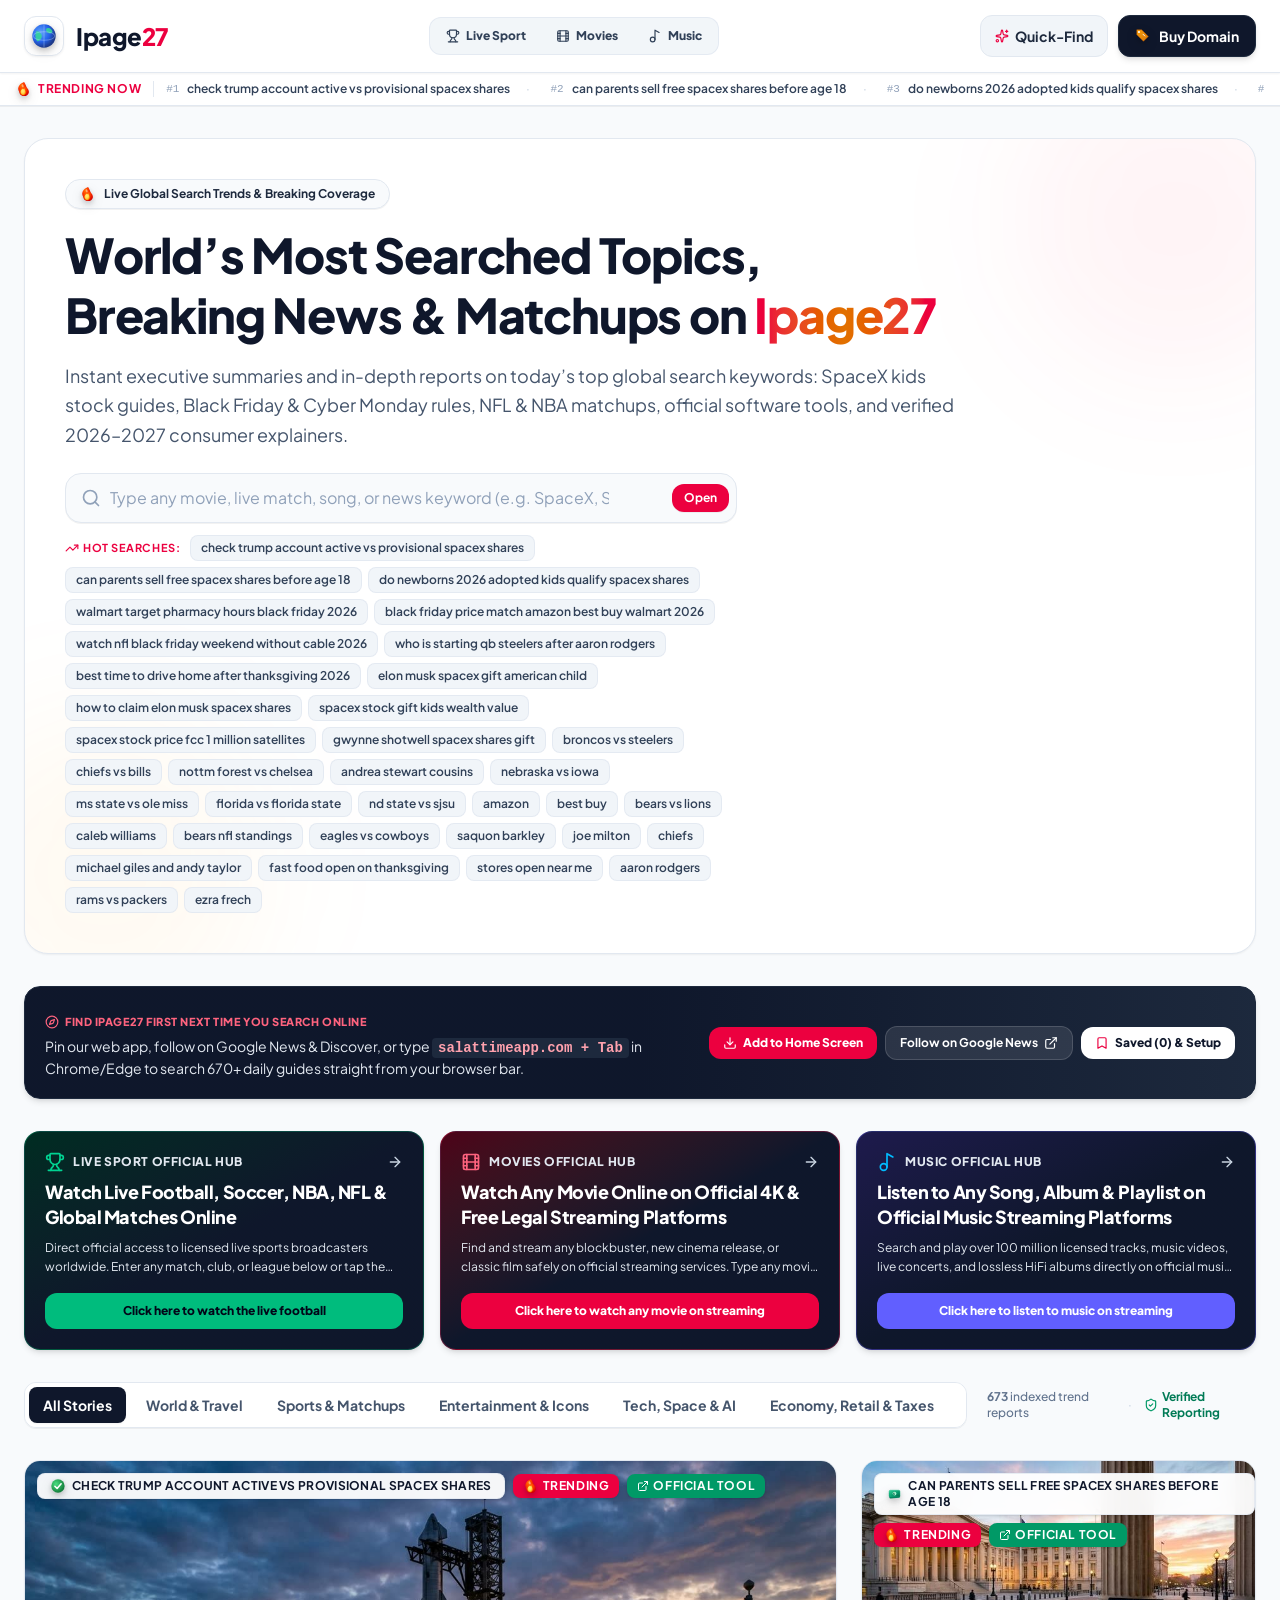
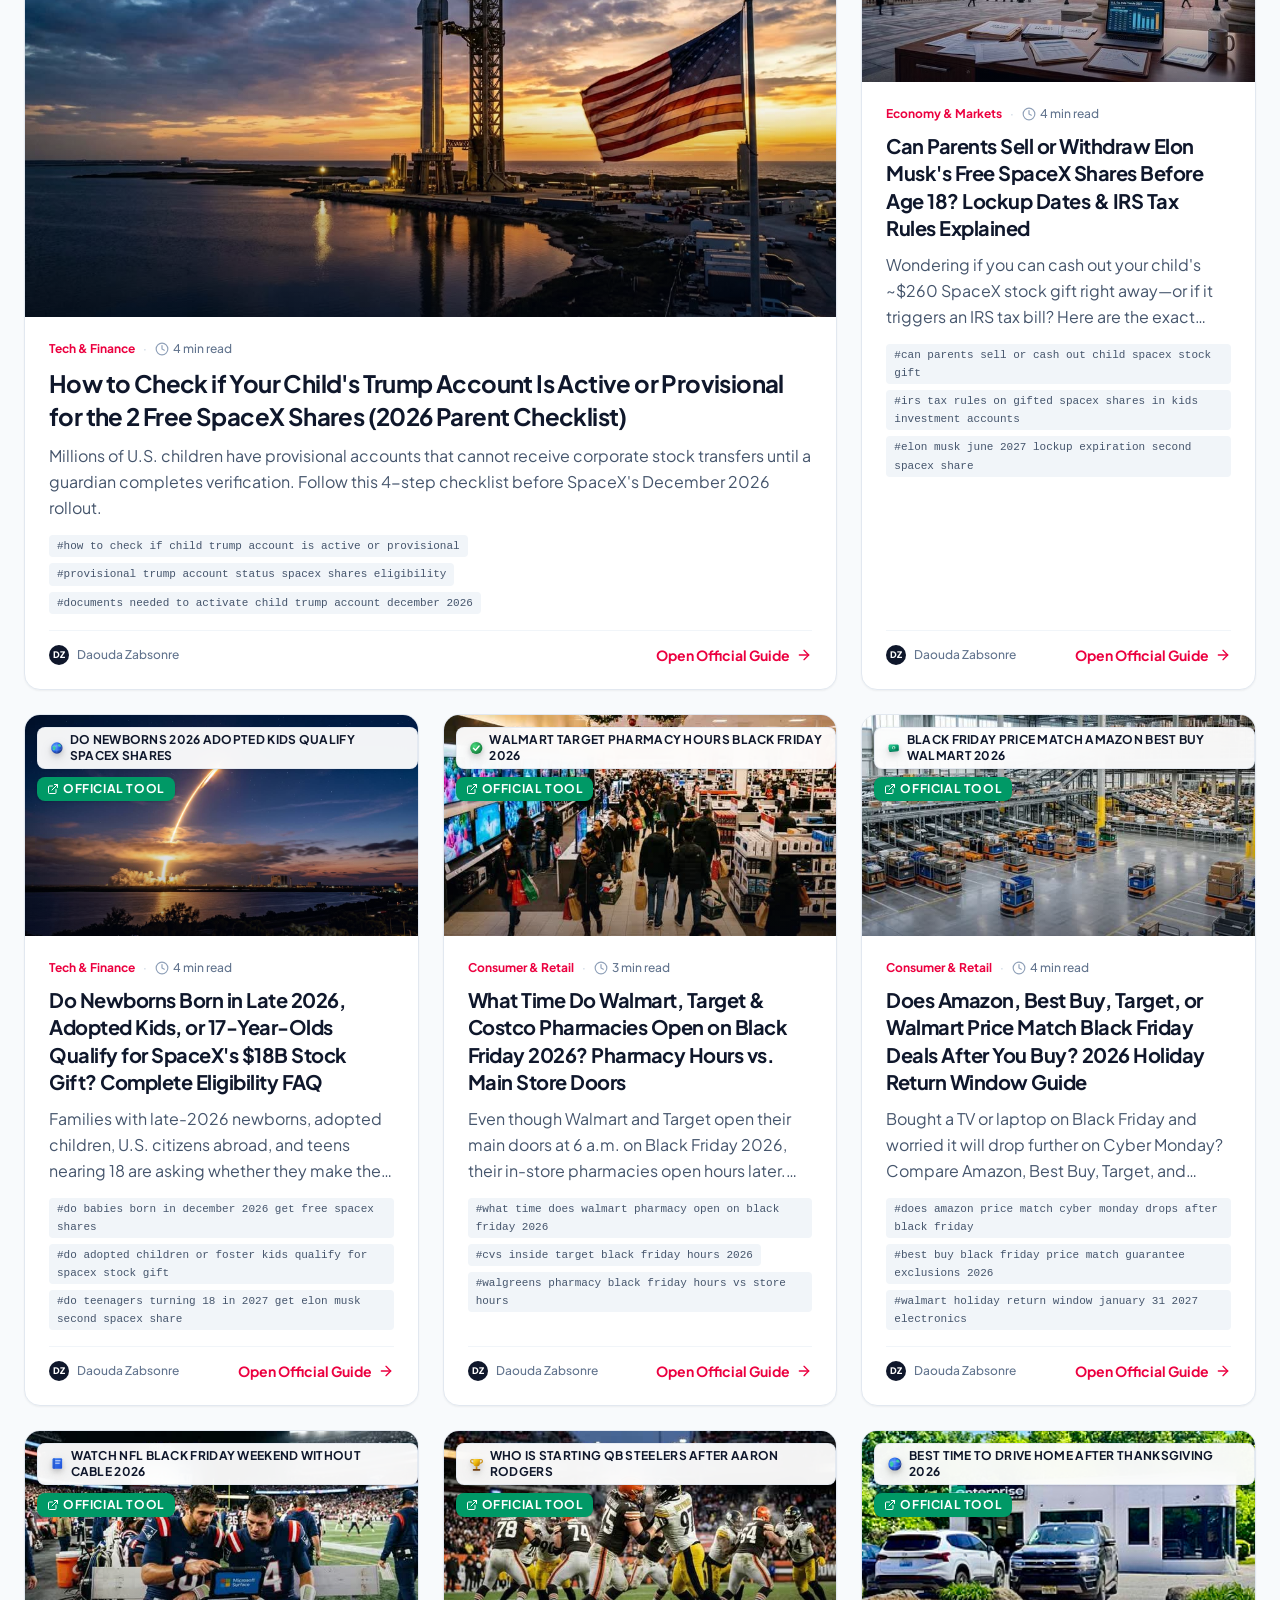
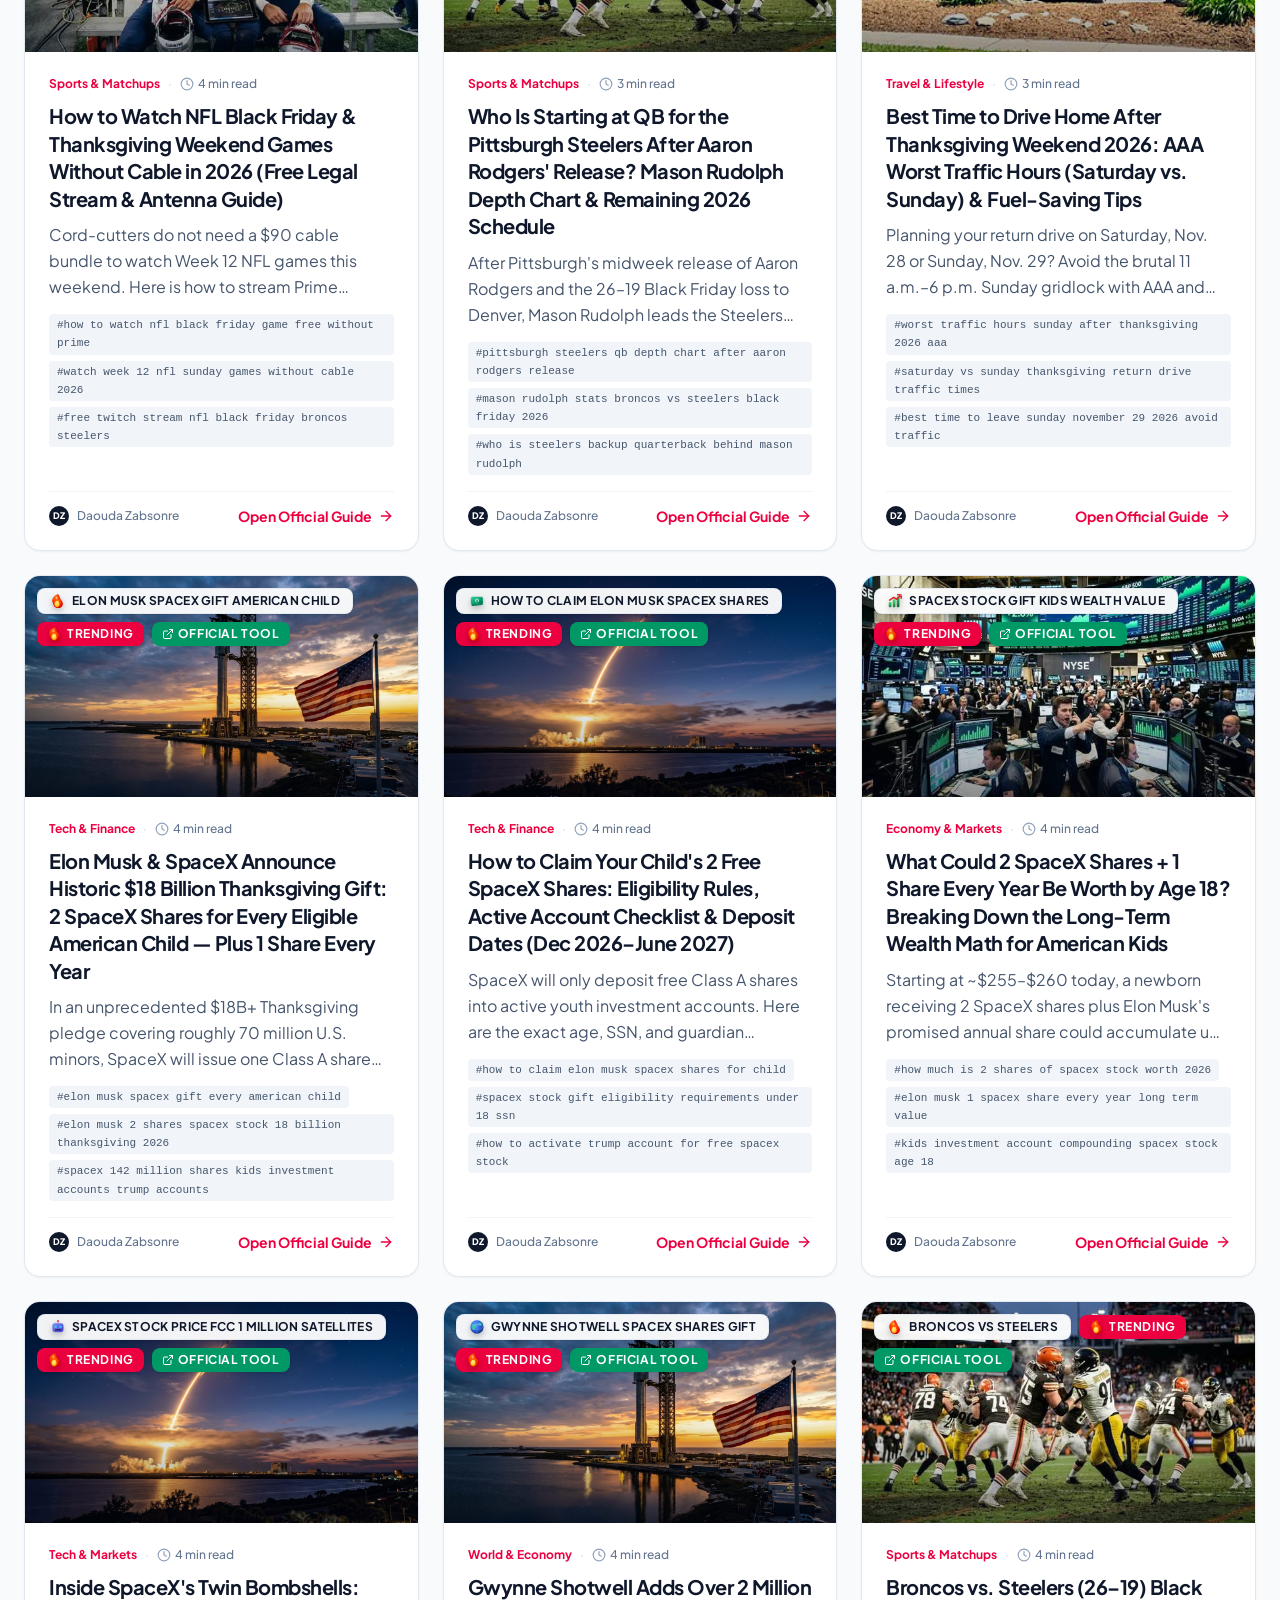
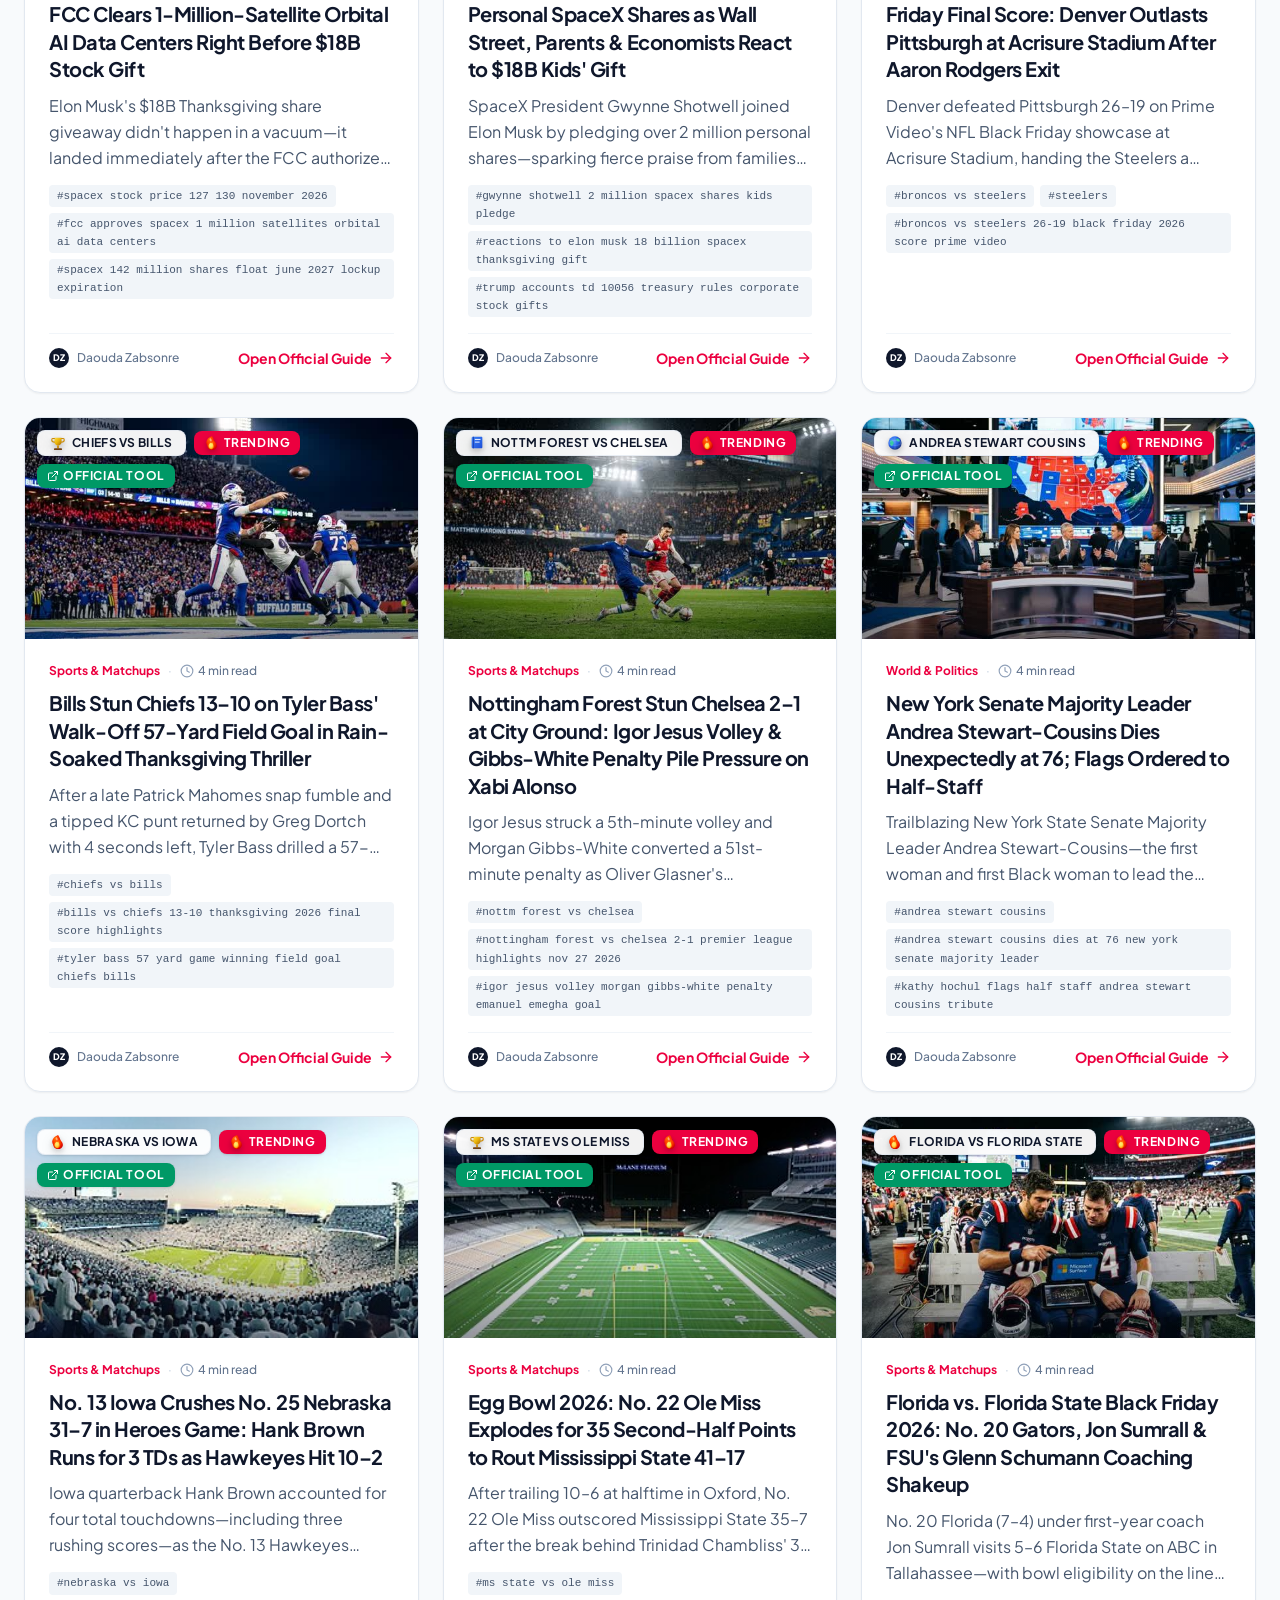
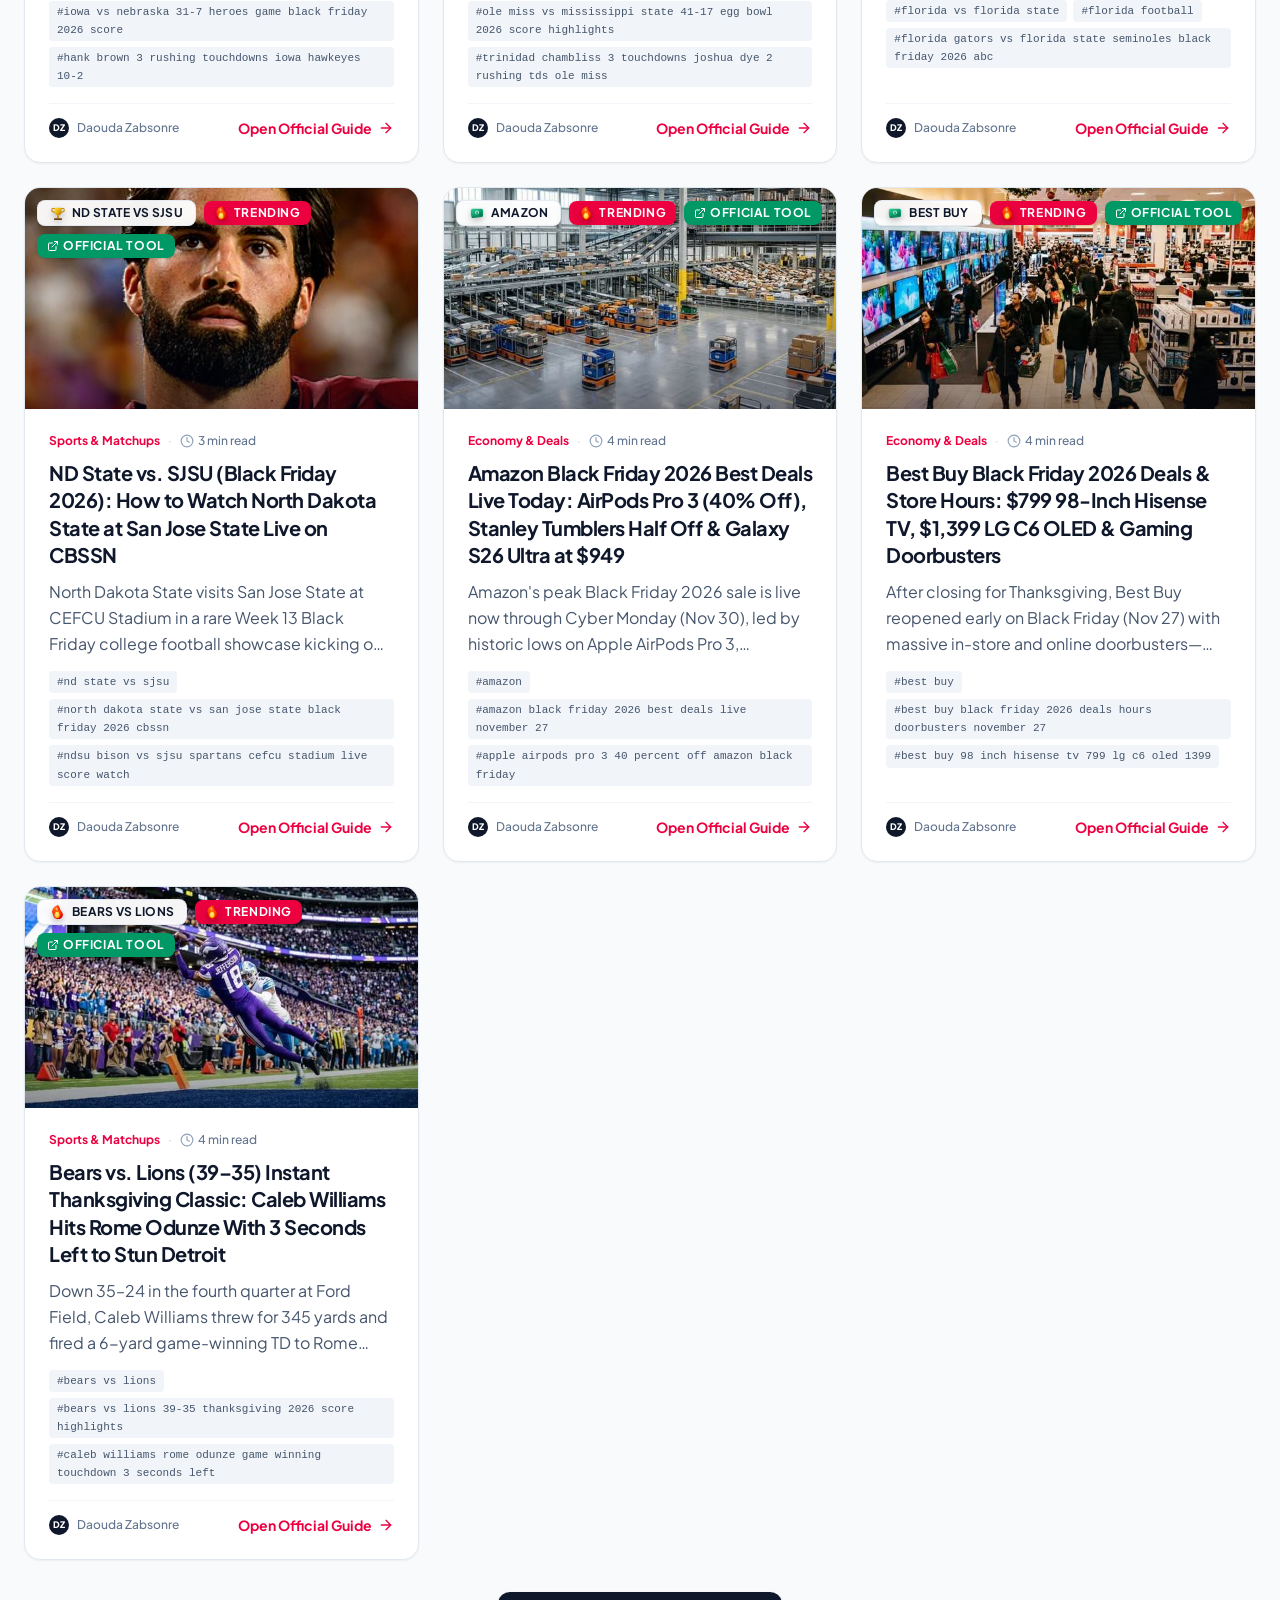
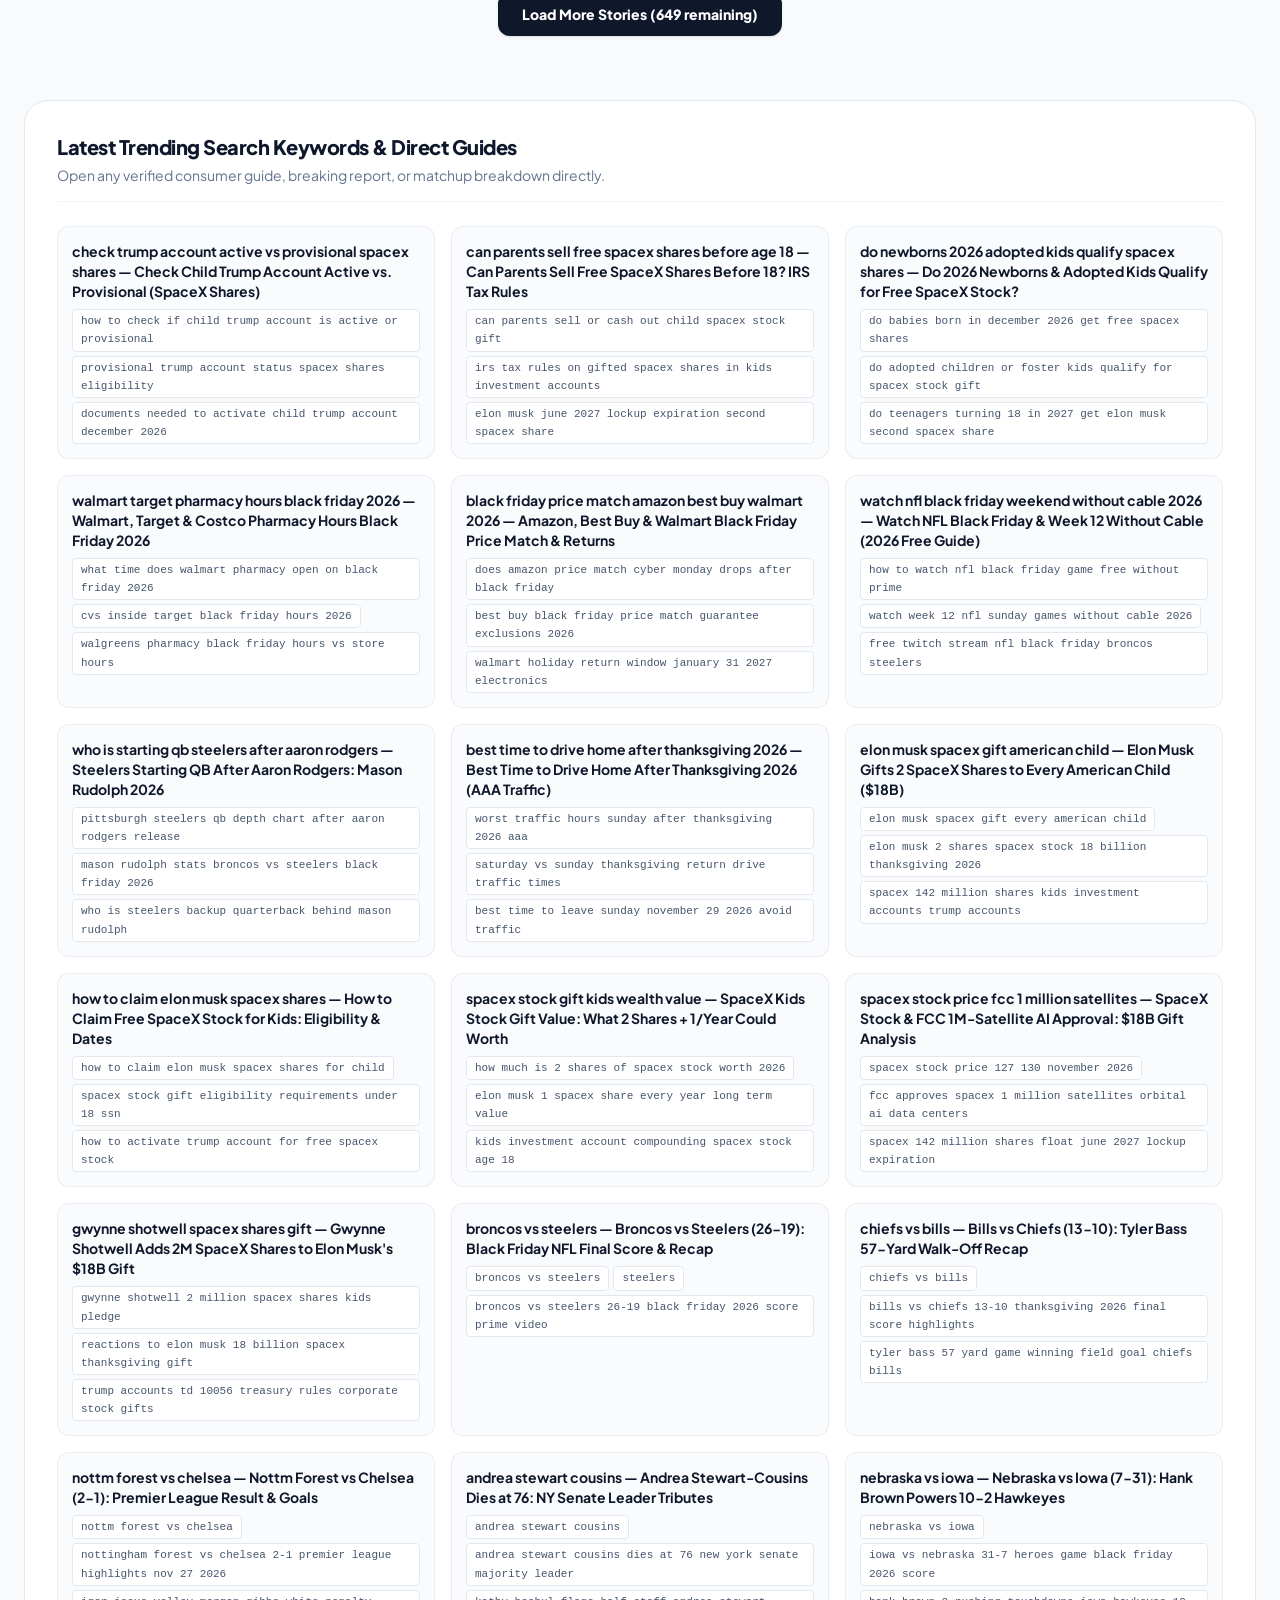
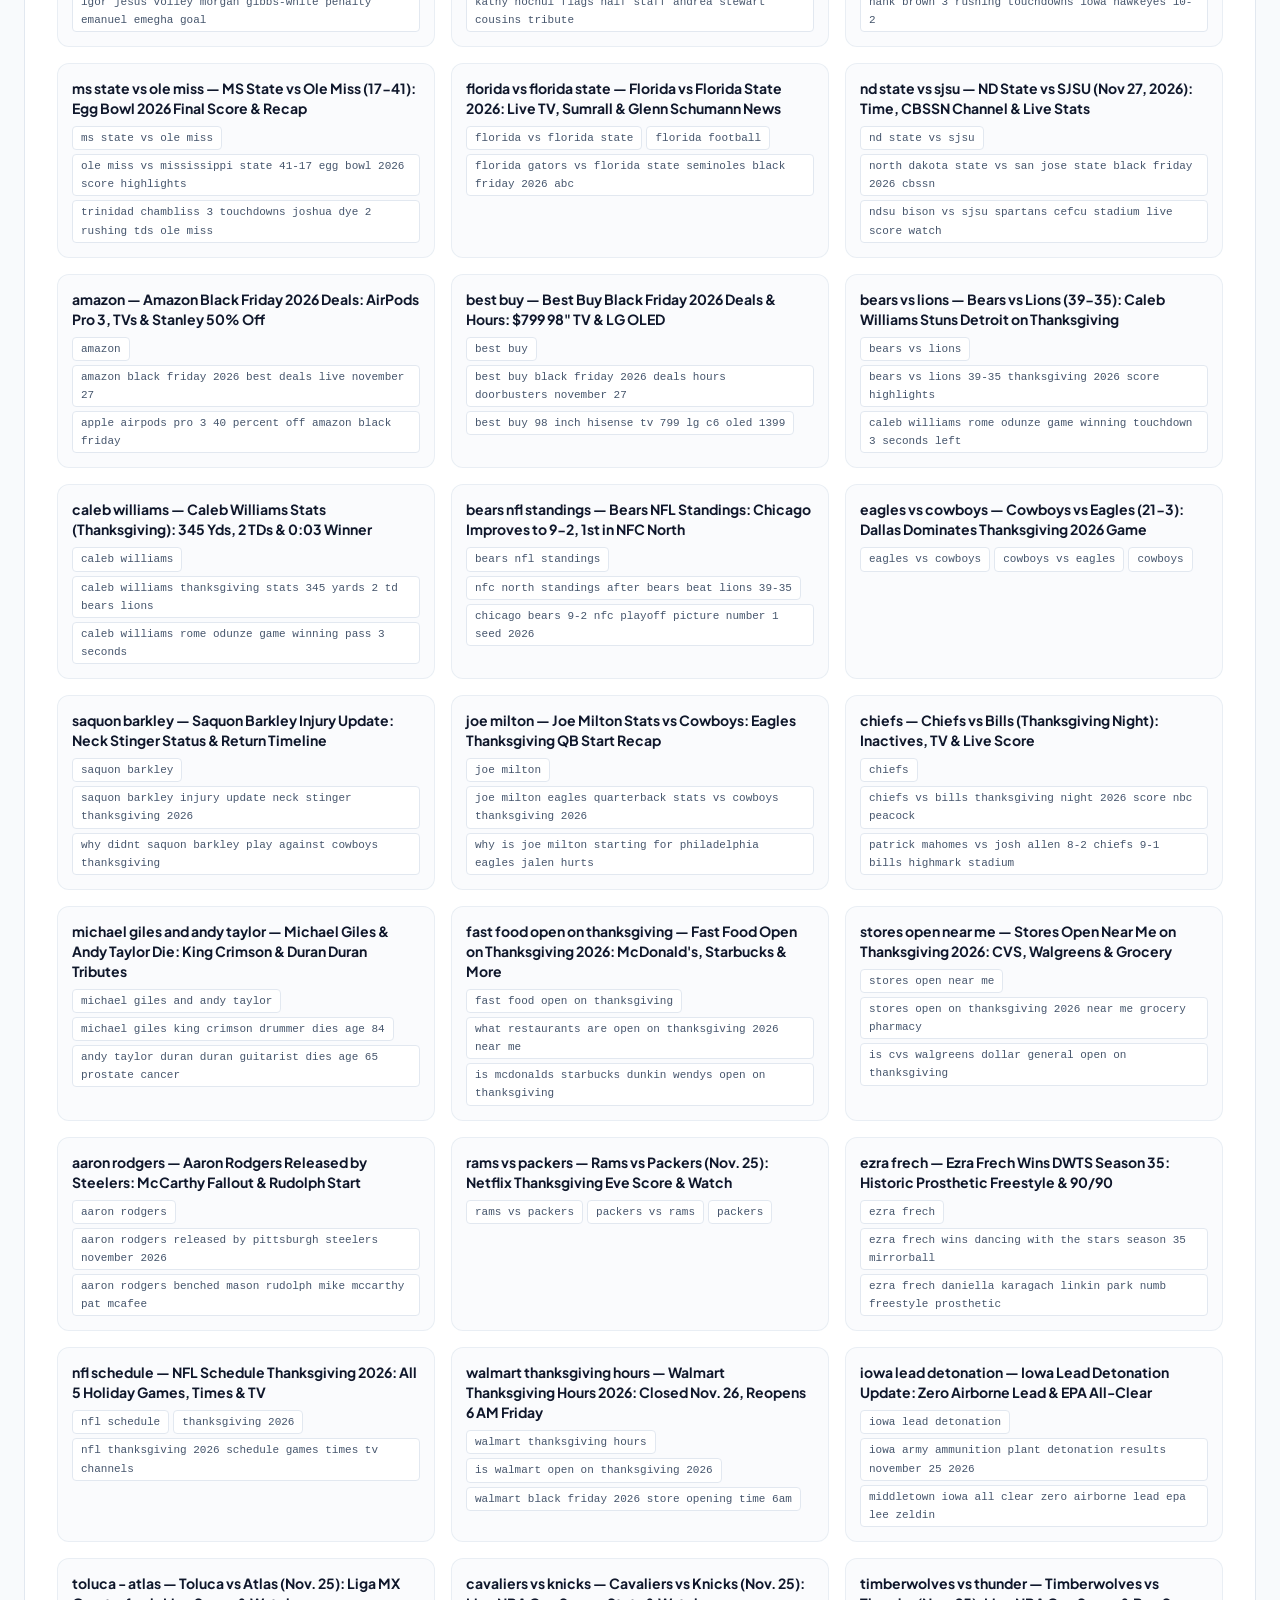
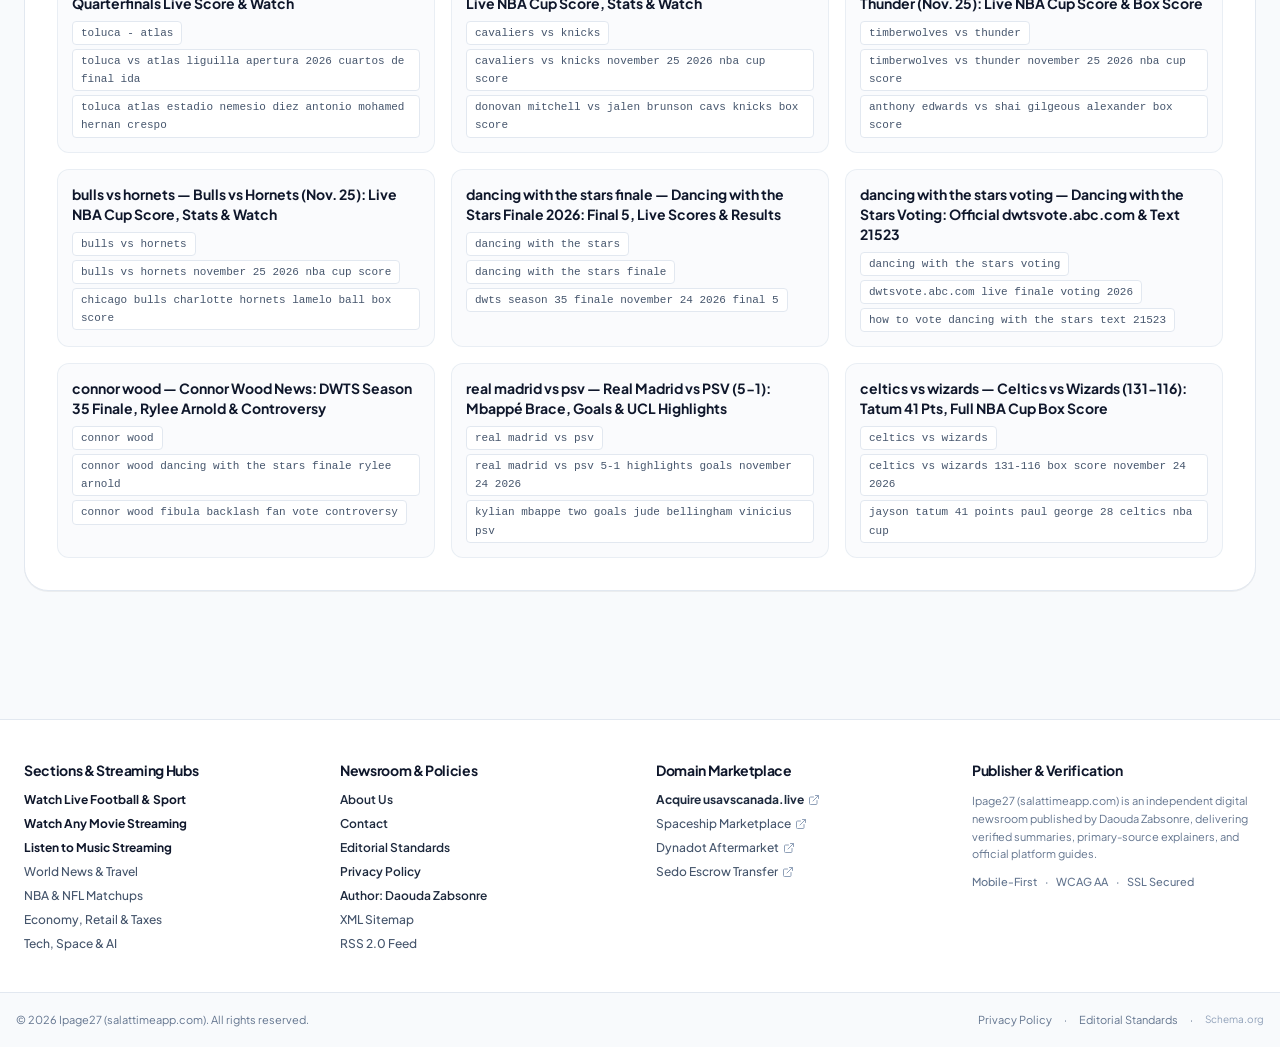
<file: index.html>
<!doctype html>
<html lang="en">
  <head>
    <script async src="https://www.googletagmanager.com/gtm.js?id=GTM-N833368V"></script>
    <script>
      window.dataLayer = window.dataLayer || [];
      function gtag(){dataLayer.push(arguments);}
      gtag('js', new Date());
    </script>
    <meta charset="UTF-8" />
    <meta name="viewport" content="width=device-width, initial-scale=1.0" />
    <meta name="robots" content="index, follow, max-image-preview:large, max-snippet:-1, max-video-preview:-1" />
    <meta name="googlebot" content="index, follow, max-image-preview:large, max-snippet:-1, max-video-preview:-1" />
    <meta name="bingbot" content="index, follow, max-image-preview:large, max-snippet:-1, max-video-preview:-1" />
    <link rel="icon" type="image/svg+xml" href="/favicon.svg" />
    <link rel="icon" type="image/x-icon" href="/favicon.ico" />
    <link rel="apple-touch-icon" sizes="180x180" href="/apple-touch-icon.png" />
    <link rel="manifest" href="/manifest.webmanifest" />
    <link rel="search" type="application/opensearchdescription+xml" title="Search Ipage27" href="/opensearch.xml" />
    <link rel="alternate" type="application/rss+xml" title="Ipage27 — Daily Breaking News &amp; Guides RSS" href="https://salattimeapp.com/rss.xml" />
    <link rel="sitemap" type="application/xml" title="Ipage27 XML Sitemap" href="https://salattimeapp.com/sitemap.xml" />
    <meta name="theme-color" content="#0f172a" />
    <meta name="mobile-web-app-capable" content="yes" />
    <meta name="apple-mobile-web-app-capable" content="yes" />
    <meta name="apple-mobile-web-app-status-bar-style" content="black-translucent" />
    <meta name="apple-mobile-web-app-title" content="Ipage27" />

    <!-- Bing & Microsoft IndexNow Protocol -->
    <meta name="indexnow:key" content="b3e856e9a28f480cb914854307ec2901" />
    <link rel="indexnow" href="/b3e856e9a28f480cb914854307ec2901.txt" />

    <title>Ipage27 — Breaking News, Official Tools &amp; Live Trends</title>
    <meta name="description" content="Breaking news, verified consumer guides, SpaceX &amp; personal finance explainers, NFL &amp; NBA matchup stats, and official streaming directories on Ipage27." />
    <meta name="keywords" content="is chatgpt down, best free ai tools, stop spam calls iphone android, recover hacked gmail instagram, cancel subscriptions fast, us canada border wait times, high yield savings account tfsa, raise credit score fast, save money on gas, free legal movie streaming apps, stock market hours nyse tsx, flight delay refund rights, lower internet phone bills, 5th circuit proxy voting ruling, hunger games sunrise on the reaping, ohio state vs nebraska, ucla vs michigan" />

    <!-- OpenGraph & Social Cards (Canonical & og:url injected dynamically at 0ms in head based on ?article= parameter so Googlebot never sees a conflicting homepage canonical/og:url on article URLs) -->
    <meta property="og:type" content="website" />
    <meta property="og:site_name" content="Ipage27" />
    <meta property="og:title" content="Ipage27 — Breaking News, Official Tools &amp; Live Trends" />
    <meta property="og:description" content="Breaking news, verified consumer guides, SpaceX &amp; personal finance explainers, NFL &amp; NBA matchup stats, and official streaming directories on Ipage27." />
    <meta property="og:image" content="https://salattimeapp.com/og-card.jpg" />
    <meta property="og:image:secure_url" content="https://salattimeapp.com/og-card.jpg" />
    <meta property="og:image:type" content="image/jpeg" />
    <meta property="og:image:width" content="1200" />
    <meta property="og:image:height" content="628" />
    <meta property="og:image:alt" content="Ipage27 — Breaking Trends, AI, Sports &amp; Official Tools on salattimeapp.com" />
    <meta name="twitter:card" content="summary_large_image" />
    <meta name="twitter:domain" content="salattimeapp.com" />
    <meta name="twitter:title" content="Ipage27 — Breaking News, Official Tools &amp; Live Trends" />
    <meta name="twitter:description" content="Breaking news, verified consumer guides, SpaceX &amp; personal finance explainers, NFL &amp; NBA matchup stats, and official streaming directories on Ipage27." />
    <meta name="twitter:image" content="https://salattimeapp.com/og-card.jpg" />
    <meta name="twitter:image:alt" content="Ipage27 — Breaking Trends, AI, Sports &amp; Official Tools on salattimeapp.com" />

    <link rel="canonical" href="https://salattimeapp.com/" />
    <meta property="og:url" content="https://salattimeapp.com/" />
    <script>window.__BUILD_HASH__="mwzqowlp";window.__IMG_PACK_MAP__={"daouda-zabsonre":0,"stock-market-rally":0,"elon-musk-spacex-gift":0,"tax-brackets-2027":0,"spacex-wealth-orbit":0,"black-friday-shopping":0,"amazon-logistics":0,"nfl-qb-battle":0,"browns-steelers":0,"rental-car-highway":0,"ravens-bills":0,"premier-league-derby":0,"senate-elections-desk":0,"beaver-stadium-psu":0,"mclane-stadium-baylor":0,"sam-hartman-nfl":0,"vikings-lions":0,"donald-trump-in-china-summit":1,"chatgpt-5ways-hero":2,"chatgpt-5ways-poster":3,"facebook-5ways-hero":4,"facebook-5ways-poster":5,"claude-code-5ways-hero":1,"claude-code-5ways-poster":2,"elevenlabs-5ways-hero":3,"elevenlabs-5ways-poster-1":4,"elevenlabs-5ways-poster-2":5,"seedance-5ways-hero":1,"seedance-5ways-poster":2,"gemini-5ways-hero":3,"gemini-5ways-poster":4,"ai-youtube-video-editing":5,"ai-coding-software-dev":1,"grok-bot-terminal-hero":2,"grok-bot-step1-agents":3,"grok-bot-step2-flow":4,"grok-bot-step3-equity":5,"ai-chatgpt-openai-office":1,"ai-digital-art-tablet":2,"ai-ebook-kindle-publishing":3,"ai-voice-recording-mic":4,"ai-music-studio-synth":5,"ai-influencer-camera-ringlight":1,"ai-automation-server-workflow":2,"raul-jimenez-mexico":3,"edson-alvarez-mexico":4,"leon-bailey-jamaica":5,"alex-pereira-ufc":1,"islam-makhachev-ufc":2,"richard-sterban-oak-ridge":3,"williams-brice-sc":4,"quinn-ewers-texas":5,"dillon-gabriel-oregon":1,"wrigley-field-ohio-state":2,"ricardo-pepi-usmnt":3,"ai-video-lambo-hero":4,"ai-video-step1-lambo":5,"ai-video-step2-ferrari":1,"ai-video-step3-watches":2,"aviation-airport-planes":3,"faa-control-tower":4,"microsoft-cloud-servers":5,"rescue-boat-water":1,"dan-hicks-nbc":2,"jensen-huang-nvidia":3,"lionel-messi-argentina":4,"shohei-ohtani-mlb":5,"juan-soto-mlb":1,"mlb-baseball-stadium":2,"world-chess-championship":3,"jalen-brunson-knicks":4,"giannis-bucks":5,"donovan-mitchell-cavs":1,"jayden-daniels-nfl":2,"stephen-curry-warriors":3,"joel-embiid-sixers":4,"sga-thunder":5,"anthony-edwards-wolves":1,"joe-burrow-bengals":2,"cj-stroud-texans":3,"patrick-mahomes-chiefs":4,"taysom-hill-saints":5,"tua-tagovailoa-dolphins":1,"travis-hunter-colorado":2,"ashton-jeanty-boise":3,"christian-pulisic-usmnt":4,"jonathan-david-canada":5,"cade-cunningham-pistons":1,"lamelo-ball-hornets":2,"trae-young-hawks":3,"luka-doncic-mavs":4,"victor-wembanyama-spurs":5,"nikola-jokic-nuggets":1,"jayson-tatum-celtics":2,"matthew-stafford-rams":3,"kirk-cousins-falcons":4,"anthony-richardson-colts":5,"vinicius-jr-brazil":1,"nba-basketball":2,"yellowstone-montana-ranch":3,"gladiator-colosseum":4,"denzel-washington-gladiator":5,"ariana-grande-wicked":1,"dwayne-johnson-moana":2,"lee-jung-jae-squid-game":3,"james-gunn-dcu":4,"apple-store-macbook":5,"samsung-galaxy-phone":1,"gaming-laptop-pc":2,"headphones-bose-audio":3,"home-appliances-kitchen":4,"sneakers-shoes-store":5,"camping-hiking-rei":1,"beauty-cosmetics-sephora":2,"fashion-clothing-store":3,"pets-dogs-cats":4,"cvs-pharmacy-store":5,"weight-training-gym":1,"eyeglasses-optical":2,"moving-truck-uhaul":3,"luxury-hotel-resort":4,"cruise-ship-royal":5,"disney-castle-park":1,"movie-theater-cinema":2,"books-reading-library":3,"fast-food-burger-fries":4,"pizza-delivery-slice":5,"coffee-starbucks-cup":1,"weather-clima-satellite":2,"gta6-vice-neon":3,"nintendo-switch-2":4,"f1-las-vegas":5,"super-bowl-lxi":1,"game-awards-stage":2,"boxing-mega-ring":3,"tiktok-netflix-streaming":4,"canva-spotify-creative":5,"bitcoin-crypto-market":1,"social-security-finance":2,"alabama-lsu":3,"oregon-ohio-state":4,"dana-white-ufc":5,"valencia-real-madrid":1,"byu-utah":2,"texas-missouri":3,"capitol-parties":4,"chatgpt-workspace":5,"whatsapp-web":1,"youtube-studio":2,"weather-clima-radar":3,"jaguars-vs-ravens":4,"cybertruck-ev":5,"bluegrass-stage":1,"powerball-winner-nj":2,"arctic-icebreaker":3,"avatar-fire-ash":4,"cardinals-cowboys":5,"cost-of-living":1,"donnie-iris":2,"fed-gold-markets":3,"fifa-world-cup-2026":4,"heidi-klum":5,"israel-elections":1,"lakers-warriors":2,"panthers-packers":3,"raiders-jets":4,"richard-norton":5,"ryder-cup-bethpage":1,"semiconductors":2,"starship-launch-orbit":3,"trade-pact-summit":4,"ucl-madrid-city":5,"usa-canada-hockey":1,"us-canada-customs":2,"usd-cad-currency":3,"midterm-elections-2026":4,"galatasaray-stuttgart":5,"elder-scrolls-6":1,"kalshi-prediction-markets":2,"lego-godzilla":3,"tornado-warning-outbreak":4,"gta-six-vicecity":5,"gta-six-protagonists":1,"gta-six-map":2,"gta-six-graphics":3,"gta-six-online":4,"witcher-four-polaris":5,"silksong-hollow-knight":1,"ghost-of-yotei":2,"death-stranding-two":3,"resident-evil-nine":4,"polls-close-times":5,"man-utd-roma":1,"psg-villarreal":2,"amd-stock-surge":3,"us-election-results-2026":4,"texas-election-austin":5,"michigan-election-tally":1,"mississippi-senate-race":2,"alaska-senate-race":3,"leipzig-man-city":4,"arsenal-slavia-praha":5,"dortmund-real-betis":1,"princes-shared-cause":2,"russell-brand-news":3,"lotus-ev-supercar":4,"erin-napier-news":5,"nasa-sls-rocket-hole":1,"kimmarie-johnson-art":2,"colorado-election-race":3,"ai-4k-kaiju-movie-guide":4,"jensen-huang-elon-musk-xvidia-50b":5};window.__INITIAL_FEED__=[{"id":"trend-2026-673","slug":"how-to-check-child-trump-account-active-vs-provisional-spacex-shares-2026","chunk":0,"trendQuery":"check trump account active vs provisional spacex shares","broadTrends":["how to check if child trump account is active or provisional","provisional trump account status spacex shares eligibility","documents needed to activate child trump account december 2026","why spacex requires active youth investment account","official treasury gov link to verify child investment account"],"category":"Tech & Finance","categoryTag":"economy","emojiType":"check","isBreaking":true,"title":"How to Check if Your Child's Trump Account Is Active or Provisional for the 2 Free SpaceX Shares (2026 Parent Checklist)","metaTitle":"Check Child Trump Account Active vs. Provisional (SpaceX Shares)","shortExcerpt":"Millions of U.S. children have provisional accounts that cannot receive corporate stock transfers until a guardian completes verification. Follow this 4-step checklist before SpaceX's December 2026 rollout.","summary":"To receive the first SpaceX Class A share starting in December 2026—and Elon Musk's personal matched share after June 2027—a child's federal youth investment account (Trump Account) must show 'Active' status rather than 'Provisional.' Parents and legal...","readTime":"4 min read","publishedAt":"2026-11-27T22:15:00Z","updatedAt":"2026-11-27T22:15:00Z","imageUrl":"imgkey://elon-musk-spacex-gift","imageCaption":"Parents should confirm active status on their child's youth investment account ahead of SpaceX's December 2026 share distribution.","officialLinks":[{"primary":true}]},{"id":"trend-2026-672","slug":"can-parents-sell-withdraw-elon-musk-free-spacex-shares-before-age-18-tax-rules","chunk":0,"trendQuery":"can parents sell free spacex shares before age 18","broadTrends":["can parents sell or cash out child spacex stock gift","irs tax rules on gifted spacex shares in kids investment accounts","elon musk june 2027 lockup expiration second spacex share","do parents owe gift tax on free spacex shares 2026","when can child withdraw money from trump account age 18"],"category":"Economy & Markets","categoryTag":"economy","emojiType":"money","isBreaking":true,"title":"Can Parents Sell or Withdraw Elon Musk's Free SpaceX Shares Before Age 18? Lockup Dates & IRS Tax Rules Explained","metaTitle":"Can Parents Sell Free SpaceX Shares Before 18? IRS Tax Rules","shortExcerpt":"Wondering if you can cash out your child's ~$260 SpaceX stock gift right away—or if it triggers an IRS tax bill? Here are the exact withdrawal restrictions, lockup rules, and tax-advantaged guidelines.","summary":"Parents cannot freely cash out gifted SpaceX shares placed inside a child's tax-advantaged federal investment account for personal household expenses. The shares belong legally to the minor and are structured to remain invested until adulthood (typically...","readTime":"4 min read","publishedAt":"2026-11-27T22:12:00Z","updatedAt":"2026-11-27T22:12:00Z","imageUrl":"imgkey://tax-brackets-2027","imageCaption":"IRS tax-advantaged rules and minor-ownership laws restrict early parent withdrawals on gifted SpaceX stock.","officialLinks":[{"primary":true}]},{"id":"trend-2026-671","slug":"do-newborns-2026-adopted-kids-qualify-spacex-stock-gift-eligibility-faq","chunk":0,"trendQuery":"do newborns 2026 adopted kids qualify spacex shares","broadTrends":["do babies born in december 2026 get free spacex shares","do adopted children or foster kids qualify for spacex stock gift","do teenagers turning 18 in 2027 get elon musk second spacex share","u.s. citizen kids living abroad spacex thanksgiving gift eligibility","spacex 18 billion stock gift age cutoff date"],"category":"Tech & Finance","categoryTag":"economy","emojiType":"globe","isBreaking":false,"title":"Do Newborns Born in Late 2026, Adopted Kids, or 17-Year-Olds Qualify for SpaceX's $18B Stock Gift? Complete Eligibility FAQ","metaTitle":"Do 2026 Newborns & Adopted Kids Qualify for Free SpaceX Stock?","shortExcerpt":"Families with late-2026 newborns, adopted children, U.S. citizens abroad, and teens nearing 18 are asking whether they make the cutoff. Here is how federal SSN and age rules apply to every edge case.","summary":"Eligibility for SpaceX's Thanksgiving 2026 stock gift hinges on federal youth investment account criteria: being a U.S. minor under 18 with a valid Social Security Number and an actively verified account. Adopted children with valid U.S. SSNs qualify on...","readTime":"4 min read","publishedAt":"2026-11-27T22:08:00Z","updatedAt":"2026-11-27T22:08:00Z","imageUrl":"imgkey://spacex-wealth-orbit","imageCaption":"Newborns, adopted children, and teens under 18 all rely on valid U.S. SSNs and active account status for SpaceX's stock gift.","officialLinks":[{"primary":true}]},{"id":"trend-2026-670","slug":"walmart-target-best-buy-pharmacy-hours-black-friday-2026-vs-store-hours","chunk":0,"trendQuery":"walmart target pharmacy hours black friday 2026","broadTrends":["what time does walmart pharmacy open on black friday 2026","cvs inside target black friday hours 2026","walgreens pharmacy black friday hours vs store hours","costco pharmacy black friday 2026 opening time","difference between black friday store hours and pharmacy hours"],"category":"Consumer & Retail","categoryTag":"economy","emojiType":"check","isBreaking":false,"title":"What Time Do Walmart, Target & Costco Pharmacies Open on Black Friday 2026? Pharmacy Hours vs. Main Store Doors","metaTitle":"Walmart, Target & Costco Pharmacy Hours Black Friday 2026","shortExcerpt":"Even though Walmart and Target open their main doors at 6 a.m. on Black Friday 2026, their in-store pharmacies open hours later. Check exact pharmacy schedules before making an early prescription run.","summary":"On Black Friday (November 27, 2026), major U.S. retailers open their main shopping floors at 6:00 a.m. local time—but in-store pharmacy counters keep normal weekday hours and typically do NOT open at 6 a.m. Most Walmart Pharmacies open at 9:00 a.m....","readTime":"3 min read","publishedAt":"2026-11-27T22:04:00Z","updatedAt":"2026-11-27T22:04:00Z","imageUrl":"imgkey://black-friday-shopping","imageCaption":"Walmart, Target, and Costco in-store pharmacies keep separate Friday opening hours from 6 a.m. Black Friday main store doors.","officialLinks":[{"primary":true}]},{"id":"trend-2026-669","slug":"does-amazon-best-buy-walmart-price-match-black-friday-2026-return-window","chunk":0,"trendQuery":"black friday price match amazon best buy walmart 2026","broadTrends":["does amazon price match cyber monday drops after black friday","best buy black friday price match guarantee exclusions 2026","walmart holiday return window january 31 2027 electronics","target holiday price match guarantee dates 2026","extended holiday return deadline amazon best buy walmart"],"category":"Consumer & Retail","categoryTag":"economy","emojiType":"money","isBreaking":false,"title":"Does Amazon, Best Buy, Target, or Walmart Price Match Black Friday Deals After You Buy? 2026 Holiday Return Window Guide","metaTitle":"Amazon, Best Buy & Walmart Black Friday Price Match & Returns","shortExcerpt":"Bought a TV or laptop on Black Friday and worried it will drop further on Cyber Monday? Compare Amazon, Best Buy, Target, and Walmart's exact 2026 holiday price-match exceptions and January return deadlines.","summary":"Most major retailers suspend competitor price matching during the Black Friday through Cyber Monday weekend—with key differences shoppers should know. Amazon does NOT offer post-purchase price matching at all (buyers must return and rebuy during its...","readTime":"4 min read","publishedAt":"2026-11-27T22:00:00Z","updatedAt":"2026-11-27T22:00:00Z","imageUrl":"imgkey://amazon-logistics","imageCaption":"Extended January 2027 holiday return windows give Black Friday shoppers protection even when Cyber Monday price matching is paused.","officialLinks":[{"primary":true}]},{"id":"trend-2026-668","slug":"how-to-watch-nfl-black-friday-thanksgiving-weekend-without-cable-2026-free","chunk":0,"trendQuery":"watch nfl black friday weekend without cable 2026","broadTrends":["how to watch nfl black friday game free without prime","watch week 12 nfl sunday games without cable 2026","free twitch stream nfl black friday broncos steelers","digital tv antenna watch cbs fox nbc nfl games free","youtube tv fubo paramount plus peacock free trials nfl"],"category":"Sports & Matchups","categoryTag":"sports","emojiType":"tv","isBreaking":false,"title":"How to Watch NFL Black Friday & Thanksgiving Weekend Games Without Cable in 2026 (Free Legal Stream & Antenna Guide)","metaTitle":"Watch NFL Black Friday & Week 12 Without Cable (2026 Free Guide)","shortExcerpt":"Cord-cutters do not need a $90 cable bundle to watch Week 12 NFL games this weekend. Here is how to stream Prime Video's Black Friday game free on Twitch and watch Sunday CBS, FOX, and NBC matchups legally.","summary":"Fans without cable can legally watch every NFL Thanksgiving Weekend and Week 12 game in 2026 using a mix of free over-the-air broadcasts and official streaming apps. Amazon's Black Friday NFL showcase (Broncos vs. Steelers) streams free on Prime Video's...","readTime":"4 min read","publishedAt":"2026-11-27T21:56:00Z","updatedAt":"2026-11-27T21:56:00Z","imageUrl":"imgkey://nfl-qb-battle","imageCaption":"Cord-cutters can legally watch NFL Black Friday and Week 12 games via Twitch, free over-the-air HD antennas, Paramount+, and Peacock.","officialLinks":[{"primary":true}]},{"id":"trend-2026-667","slug":"who-is-starting-qb-pittsburgh-steelers-after-aaron-rodgers-mason-rudolph-2026","chunk":0,"trendQuery":"who is starting qb steelers after aaron rodgers","broadTrends":["pittsburgh steelers qb depth chart after aaron rodgers release","mason rudolph stats broncos vs steelers black friday 2026","who is steelers backup quarterback behind mason rudolph","pittsburgh steelers remaining 2026 schedule afc north standings","why did pittsburgh steelers release aaron rodgers november 2026"],"category":"Sports & Matchups","categoryTag":"sports","emojiType":"trophy","isBreaking":false,"title":"Who Is Starting at QB for the Pittsburgh Steelers After Aaron Rodgers' Release? Mason Rudolph Depth Chart & Remaining 2026 Schedule","metaTitle":"Steelers Starting QB After Aaron Rodgers: Mason Rudolph 2026","shortExcerpt":"After Pittsburgh's midweek release of Aaron Rodgers and the 26–19 Black Friday loss to Denver, Mason Rudolph leads the Steelers quarterback room. Here is the updated depth chart and AFC North playoff math.","summary":"Following the Pittsburgh Steelers' stunning midweek release of veteran quarterback Aaron Rodgers ahead of Week 12, longtime Steelers signal-caller Mason Rudolph stepped in as Pittsburgh's starting quarterback for the Black Friday showdown against the...","readTime":"3 min read","publishedAt":"2026-11-27T21:52:00Z","updatedAt":"2026-11-27T21:52:00Z","imageUrl":"imgkey://browns-steelers","imageCaption":"Mason Rudolph leads the Pittsburgh Steelers quarterback depth chart after Aaron Rodgers' release and the Black Friday clash with Denver.","officialLinks":[{"primary":true}]},{"id":"trend-2026-666","slug":"best-time-to-drive-home-after-thanksgiving-weekend-2026-aaa-traffic-hours","chunk":0,"trendQuery":"best time to drive home after thanksgiving 2026","broadTrends":["worst traffic hours sunday after thanksgiving 2026 aaa","saturday vs sunday thanksgiving return drive traffic times","best time to leave sunday november 29 2026 avoid traffic","cheapest gas prices thanksgiving weekend apps gasbuddy","tsa wait times sunday after thanksgiving 2026 airport tips"],"category":"Travel & Lifestyle","categoryTag":"world","emojiType":"globe","isBreaking":false,"title":"Best Time to Drive Home After Thanksgiving Weekend 2026: AAA Worst Traffic Hours (Saturday vs. Sunday) & Fuel-Saving Tips","metaTitle":"Best Time to Drive Home After Thanksgiving 2026 (AAA Traffic)","shortExcerpt":"Planning your return drive on Saturday, Nov. 28 or Sunday, Nov. 29? Avoid the brutal 11 a.m.–6 p.m. Sunday gridlock with AAA and INRIX's exact low-traffic departure windows.","summary":"According to historical AAA and INRIX Thanksgiving return-travel patterns, Sunday afternoon (November 29, 2026) between 11:00 a.m. and 6:00 p.m. is the single worst congestion window of the holiday weekend on major U.S. interstate corridors. Drivers can...","readTime":"3 min read","publishedAt":"2026-11-27T21:48:00Z","updatedAt":"2026-11-27T21:48:00Z","imageUrl":"imgkey://rental-car-highway","imageCaption":"Leaving before 10 a.m. or after 7 p.m. on Sunday, Nov. 29 helps Thanksgiving travelers beat peak interstate congestion.","officialLinks":[{"primary":true}]},{"id":"trend-2026-665","slug":"elon-musk-spacex-2-shares-gift-every-american-child-18-billion-thanksgiving-2026","chunk":0,"trendQuery":"elon musk spacex gift american child","broadTrends":["elon musk spacex gift every american child","elon musk 2 shares spacex stock 18 billion thanksgiving 2026","spacex 142 million shares kids investment accounts trump accounts","elon musk extra share spacex every year pledge","gwynne shotwell 2 million spacex shares children gift"],"category":"Tech & Finance","categoryTag":"economy","emojiType":"fire","isBreaking":true,"title":"Elon Musk & SpaceX Announce Historic $18 Billion Thanksgiving Gift: 2 SpaceX Shares for Every Eligible American Child — Plus 1 Share Every Year","metaTitle":"Elon Musk Gifts 2 SpaceX Shares to Every American Child ($18B)","shortExcerpt":"In an unprecedented $18B+ Thanksgiving pledge covering roughly 70 million U.S. minors, SpaceX will issue one Class A share per child and Elon Musk will personally match it with a second share—plus a promise to gift another share every single year.","summary":"Elon Musk and SpaceX have unveiled a historic $18 billion Thanksgiving 2026 initiative to gift two shares of SpaceX stock to every eligible child under 18 in the United States. Covering roughly 70 million American minors (approximately 142 million shares...","readTime":"4 min read","publishedAt":"2026-11-27T21:40:00Z","updatedAt":"2026-11-27T21:40:00Z","imageUrl":"imgkey://elon-musk-spacex-gift","imageCaption":"Elon Musk announced a historic ~$18 billion Thanksgiving gift of 2 SpaceX shares—plus 1 share every year—for every eligible American child.","officialLinks":[{"primary":true}]},{"id":"trend-2026-664","slug":"how-to-claim-elon-musk-free-spacex-stock-kids-trump-accounts-eligibility-2026","chunk":0,"trendQuery":"how to claim elon musk spacex shares","broadTrends":["how to claim elon musk spacex shares for child","spacex stock gift eligibility requirements under 18 ssn","how to activate trump account for free spacex stock","when will spacex shares be deposited december 2026 june 2027","avoid fake spacex stock giveaway scams parents guide"],"category":"Tech & Finance","categoryTag":"economy","emojiType":"money","isBreaking":true,"title":"How to Claim Your Child's 2 Free SpaceX Shares: Eligibility Rules, Active Account Checklist & Deposit Dates (Dec 2026–June 2027)","metaTitle":"How to Claim Free SpaceX Stock for Kids: Eligibility & Dates","shortExcerpt":"SpaceX will only deposit free Class A shares into active youth investment accounts. Here are the exact age, SSN, and guardian activation steps parents must complete—and how to avoid lookalike scams.","summary":"Parents across the United States are rushing to confirm how their children can receive the two free SpaceX shares announced by Elon Musk for Thanksgiving 2026. To qualify, a child must be a U.S. minor under 18 with a valid Social Security Number and an...","readTime":"4 min read","publishedAt":"2026-11-27T21:35:00Z","updatedAt":"2026-11-27T21:35:00Z","imageUrl":"imgkey://spacex-wealth-orbit","imageCaption":"SpaceX launches into twilight as parents across the U.S. verify active under-18 investment accounts to receive the 2 free SpaceX shares.","officialLinks":[{"primary":true}]},{"id":"trend-2026-663","slug":"elon-musk-annual-spacex-share-every-year-long-term-wealth-calculator-kids-2026","chunk":0,"trendQuery":"spacex stock gift kids wealth value","broadTrends":["how much is 2 shares of spacex stock worth 2026","elon musk 1 spacex share every year long term value","kids investment account compounding spacex stock age 18","spacex share price 127 130 dollars thanksgiving gift math","building generational wealth with kids custodial accounts"],"category":"Economy & Markets","categoryTag":"economy","emojiType":"chart","isBreaking":true,"title":"What Could 2 SpaceX Shares + 1 Share Every Year Be Worth by Age 18? Breaking Down the Long-Term Wealth Math for American Kids","metaTitle":"SpaceX Kids Stock Gift Value: What 2 Shares + 1/Year Could Worth","shortExcerpt":"Starting at ~$255–$260 today, a newborn receiving 2 SpaceX shares plus Elon Musk's promised annual share could accumulate up to 19 shares by age 18 inside a tax-advantaged account—here's how compounding works.","summary":"At roughly $127 to $130 per share, Elon Musk and SpaceX's initial two-share Thanksgiving gift starts at approximately $254 to $260 per child—a modest beginning that becomes far more powerful when paired with Musk's follow-up promise to gift one additional...","readTime":"4 min read","publishedAt":"2026-11-27T21:30:00Z","updatedAt":"2026-11-27T21:30:00Z","imageUrl":"imgkey://stock-market-rally","imageCaption":"Compound growth inside tax-advantaged youth accounts could turn Elon Musk's 2-share SpaceX gift plus annual shares into a meaningful age-18 nest egg.","officialLinks":[{"primary":true}]},{"id":"trend-2026-662","slug":"spacex-stock-price-127-130-fcc-1-million-satellite-ai-data-center-approval-2026","chunk":0,"trendQuery":"spacex stock price fcc 1 million satellites","broadTrends":["spacex stock price 127 130 november 2026","fcc approves spacex 1 million satellites orbital ai data centers","spacex 142 million shares float june 2027 lockup expiration","elon musk space based ai computing infrastructure spacex","how spacex thanksgiving gift impacts retail shareholders"],"category":"Tech & Markets","categoryTag":"tech","emojiType":"robot","isBreaking":true,"title":"Inside SpaceX's Twin Bombshells: FCC Clears 1-Million-Satellite Orbital AI Data Centers Right Before $18B Stock Gift","metaTitle":"SpaceX Stock & FCC 1M-Satellite AI Approval: $18B Gift Analysis","shortExcerpt":"Elon Musk's $18B Thanksgiving share giveaway didn't happen in a vacuum—it landed immediately after the FCC authorized SpaceX's historic 1-million-satellite space-based AI computing network.","summary":"SpaceX's $18 billion stock giveaway to American children arrived directly on the heels of one of the biggest regulatory victories in aerospace history: Federal Communications Commission (FCC) approval for SpaceX to deploy an unprecedented constellation of...","readTime":"4 min read","publishedAt":"2026-11-27T21:25:00Z","updatedAt":"2026-11-27T21:25:00Z","imageUrl":"imgkey://spacex-wealth-orbit","imageCaption":"FCC approval for SpaceX's 1-million-satellite orbital AI computing constellation preceded the historic $18B Thanksgiving stock giveaway.","officialLinks":[{"primary":true}]}];</script>

    <!-- Google Fonts for crisp editorial typography -->
    <link rel="preconnect" href="https://fonts.googleapis.com" />
    <link rel="preconnect" href="https://fonts.gstatic.com" crossorigin />
    <link href="https://fonts.googleapis.com/css2?family=Plus+Jakarta+Sans:ital,wght@0,300..800;1,300..800&family=Newsreader:ital,opsz,wght@0,6..72,400..700;1,6..72,400..700&display=swap" rel="stylesheet" />

    <!-- Schema.org WebSite + SearchAction & NewsMediaOrganization Structured Data -->
    <script type="application/ld+json" id="structured-data-website">
    {
      "@context": "https://schema.org",
      "@graph": [
        {
          "@type": "WebSite",
          "@id": "https://salattimeapp.com/#website",
          "name": "Ipage27",
          "alternateName": ["USA vs Canada", "salattimeapp.com"],
          "url": "https://salattimeapp.com/",
          "potentialAction": {
            "@type": "SearchAction",
            "target": {
              "@type": "EntryPoint",
              "urlTemplate": "https://salattimeapp.com/?q={search_term_string}"
            },
            "query-input": "required name=search_term_string"
          }
        },
        {
          "@type": "NewsMediaOrganization",
          "@id": "https://salattimeapp.com/#organization",
          "name": "Ipage27",
          "alternateName": ["USA vs Canada", "salattimeapp.com"],
          "url": "https://salattimeapp.com/",
          "logo": {
            "@type": "ImageObject",
            "url": "https://salattimeapp.com/pwa-512x512.png",
            "width": 512,
            "height": 512
          },
          "description": "Breaking news, verified consumer guides, official online tools, NFL & NBA matchup stats, and daily trending search explainers across USA and Canada.",
          "publishingPrinciples": "https://salattimeapp.com/editorial-standards",
          "correctionsPolicy": "https://salattimeapp.com/editorial-standards",
          "ownershipFundingInfo": "https://salattimeapp.com/about",
          "contactPoint": {
            "@type": "ContactPoint",
            "contactType": "editorial",
            "email": "daouda0031@gmail.com",
            "url": "https://salattimeapp.com/contact"
          }
        }
      ]
    }
    </script>
    <script type="text/javascript" data-cfasync="false">
/*<![CDATA[/* */
(function(){var ua=(navigator&&navigator.userAgent)||"";if(/bot|googlebot|bingbot|msnbot|adidxbot|duckduckbot|applebot|slurp|yandex|crawler|spider|robot|crawling|headlesschrome|lighthouse|inspectiontool|bingpreview|pageburst|pagespeed|gtmetrix|facebookexternalhit|twitterbot/i.test(ua))return;var l=window,x="a50c2dac327a0c3229fb1ea0f2d96083",f=[["siteId",580+116*668*330-255-20245594],["minBid",0],["popundersPerIP","0"],["delayBetween",0],["default",false],["defaultPerDay",0],["topmostLayer","auto"]],w=["d3d3LnZpc2FyaW9tZWRpYS5jb20vc3JhbWpldC51bWQubWluLmNzcw==","ZDEzazdwcm4xMXlpMDQuY2xvdWRmcm9udC5uZXQvTE9FL3loeWRyYS5taW4uanM="],c=-1,g,r,k=function(){clearTimeout(r);c++;if(w[c]&&!(1819940707000<(new Date).getTime()&&1<c)){g=l.document.createElement("script");g.type="text/javascript";g.async=!0;var y=l.document.getElementsByTagName("script")[0];g.src="https://"+atob(w[c]);g.crossOrigin="anonymous";g.onerror=k;g.onload=function(){clearTimeout(r);l[x.slice(0,16)+x.slice(0,16)]||k()};r=setTimeout(k,5E3);y.parentNode.insertBefore(g,y)}};if(!l[x]){try{Object.freeze(l[x]=f)}catch(e){}k()}})();
/*]]>/* */
</script>
    <script type="module" crossorigin src="/bundle.js?v=mwzqowlp"></script>
    <link rel="stylesheet" crossorigin href="/bundle.css?v=mwzqowlp">
  </head>
  <body class="bg-[#F8FAFC] text-slate-900 antialiased selection:bg-rose-500/20 selection:text-rose-900 min-h-screen">
    <div id="root">
      <style>@keyframes uvcPulse{0%,100%{transform:scale(1);opacity:1}50%{transform:scale(1.04);opacity:.9}}@keyframes uvcBar{0%{transform:translateX(-100%)}100%{transform:translateX(220%)}}</style>
      <div style="min-height:100vh;background:#F8FAFC;display:flex;flex-direction:column;align-items:center;justify-content:center;gap:16px;padding:24px;font-family:'Plus Jakarta Sans',system-ui,-apple-system,sans-serif;">
        <div style="width:76px;height:76px;border-radius:22px;background:#FFFFFF;border:1px solid #E2E8F0;box-shadow:0 12px 30px rgba(15,23,42,0.08);display:flex;align-items:center;justify-content:center;animation:uvcPulse 1.8s ease-in-out infinite;">
          <svg xmlns="http://www.w3.org/2000/svg" viewBox="0 0 64 64" width="52" height="52" aria-label="Ipage27 Logo">
            <defs>
              <linearGradient id="uvcBg" x1="0%" y1="0%" x2="100%" y2="100%"><stop offset="0%" stop-color="#0f172a"/><stop offset="100%" stop-color="#1e293b"/></linearGradient>
              <linearGradient id="uvcGlobe" x1="0%" y1="0%" x2="100%" y2="100%"><stop offset="0%" stop-color="#f43f5e"/><stop offset="50%" stop-color="#fb7185"/><stop offset="100%" stop-color="#38bdf8"/></linearGradient>
            </defs>
            <rect width="64" height="64" rx="16" fill="url(#uvcBg)"/>
            <circle cx="32" cy="32" r="17" fill="none" stroke="url(#uvcGlobe)" stroke-width="3"/>
            <ellipse cx="32" cy="32" rx="8" ry="17" fill="none" stroke="#ffffff" stroke-width="2" stroke-opacity="0.9"/>
            <line x1="15" y1="32" x2="49" y2="32" stroke="#ffffff" stroke-width="2" stroke-opacity="0.9"/>
            <circle cx="43" cy="21" r="4.5" fill="#f43f5e" stroke="#ffffff" stroke-width="1.5"/>
            <circle cx="43" cy="21" r="2" fill="#ffffff"/>
          </svg>
        </div>
        <div style="font-size:26px;font-weight:900;letter-spacing:-0.03em;line-height:1;">
          <span style="color:#0F172A;">Ipage</span><span style="color:#E11D48;">27</span>
        </div>
        <div style="width:120px;height:4px;border-radius:999px;background:#E2E8F0;overflow:hidden;">
          <div style="width:55px;height:100%;border-radius:999px;background:linear-gradient(90deg,#0F172A,#E11D48);animation:uvcBar 1.1s ease-in-out infinite;"></div>
        </div>
        <main id="seo-prerender-main" style="position:absolute;width:1px;height:1px;padding:0;margin:-1px;overflow:hidden;clip:rect(0,0,0,0);white-space:nowrap;border:0;">
<h1>Ipage27 — Breaking News, Official Tools &amp; Live Search Trends</h1>
<p>Instant executive summaries, verified consumer guides, official online software tools, and live sports, movie, and music streaming directories.</p>
<nav aria-label="Featured Trending Stories"><ul><li><a href="/?article=how-to-check-child-trump-account-active-vs-provisional-spacex-shares-2026">check trump account active vs provisional spacex shares: How to Check if Your Child&#39;s Trump Account Is Active or Provisional for the 2 Free SpaceX Shares (2026 Parent Checklist)</a></li><li><a href="/?article=can-parents-sell-withdraw-elon-musk-free-spacex-shares-before-age-18-tax-rules">can parents sell free spacex shares before age 18: Can Parents Sell or Withdraw Elon Musk&#39;s Free SpaceX Shares Before Age 18? Lockup Dates &amp; IRS Tax Rules Explained</a></li><li><a href="/?article=do-newborns-2026-adopted-kids-qualify-spacex-stock-gift-eligibility-faq">do newborns 2026 adopted kids qualify spacex shares: Do Newborns Born in Late 2026, Adopted Kids, or 17-Year-Olds Qualify for SpaceX&#39;s $18B Stock Gift? Complete Eligibility FAQ</a></li><li><a href="/?article=walmart-target-best-buy-pharmacy-hours-black-friday-2026-vs-store-hours">walmart target pharmacy hours black friday 2026: What Time Do Walmart, Target &amp; Costco Pharmacies Open on Black Friday 2026? Pharmacy Hours vs. Main Store Doors</a></li><li><a href="/?article=does-amazon-best-buy-walmart-price-match-black-friday-2026-return-window">black friday price match amazon best buy walmart 2026: Does Amazon, Best Buy, Target, or Walmart Price Match Black Friday Deals After You Buy? 2026 Holiday Return Window Guide</a></li><li><a href="/?article=how-to-watch-nfl-black-friday-thanksgiving-weekend-without-cable-2026-free">watch nfl black friday weekend without cable 2026: How to Watch NFL Black Friday &amp; Thanksgiving Weekend Games Without Cable in 2026 (Free Legal Stream &amp; Antenna Guide)</a></li><li><a href="/?article=who-is-starting-qb-pittsburgh-steelers-after-aaron-rodgers-mason-rudolph-2026">who is starting qb steelers after aaron rodgers: Who Is Starting at QB for the Pittsburgh Steelers After Aaron Rodgers&#39; Release? Mason Rudolph Depth Chart &amp; Remaining 2026 Schedule</a></li><li><a href="/?article=best-time-to-drive-home-after-thanksgiving-weekend-2026-aaa-traffic-hours">best time to drive home after thanksgiving 2026: Best Time to Drive Home After Thanksgiving Weekend 2026: AAA Worst Traffic Hours (Saturday vs. Sunday) &amp; Fuel-Saving Tips</a></li><li><a href="/?article=elon-musk-spacex-2-shares-gift-every-american-child-18-billion-thanksgiving-2026">elon musk spacex gift american child: Elon Musk &amp; SpaceX Announce Historic $18 Billion Thanksgiving Gift: 2 SpaceX Shares for Every Eligible American Child — Plus 1 Share Every Year</a></li><li><a href="/?article=how-to-claim-elon-musk-free-spacex-stock-kids-trump-accounts-eligibility-2026">how to claim elon musk spacex shares: How to Claim Your Child&#39;s 2 Free SpaceX Shares: Eligibility Rules, Active Account Checklist &amp; Deposit Dates (Dec 2026–June 2027)</a></li><li><a href="/?article=elon-musk-annual-spacex-share-every-year-long-term-wealth-calculator-kids-2026">spacex stock gift kids wealth value: What Could 2 SpaceX Shares + 1 Share Every Year Be Worth by Age 18? Breaking Down the Long-Term Wealth Math for American Kids</a></li><li><a href="/?article=spacex-stock-price-127-130-fcc-1-million-satellite-ai-data-center-approval-2026">spacex stock price fcc 1 million satellites: Inside SpaceX&#39;s Twin Bombshells: FCC Clears 1-Million-Satellite Orbital AI Data Centers Right Before $18B Stock Gift</a></li><li><a href="/?article=gwynne-shotwell-2-million-spacex-shares-elon-musk-thanksgiving-gift-reactions-2026">gwynne shotwell spacex shares gift: Gwynne Shotwell Adds Over 2 Million Personal SpaceX Shares as Wall Street, Parents &amp; Economists React to $18B Kids&#39; Gift</a></li><li><a href="/?article=broncos-vs-steelers-26-19-black-friday-2026-nfl-prime-video-mason-rudolph-acrisure-stadium">broncos vs steelers: Broncos vs. Steelers (26–19) Black Friday Final Score: Denver Outlasts Pittsburgh at Acrisure Stadium After Aaron Rodgers Exit</a></li><li><a href="/?article=bills-vs-chiefs-13-10-thanksgiving-2026-tyler-bass-57-yard-game-winner-box-score-recap">chiefs vs bills: Bills Stun Chiefs 13–10 on Tyler Bass&#39; Walk-Off 57-Yard Field Goal in Rain-Soaked Thanksgiving Thriller</a></li><li><a href="/?article=nottingham-forest-vs-chelsea-2-1-premier-league-nov-27-2026-igor-jesus-gibbs-white-goals">nottm forest vs chelsea: Nottingham Forest Stun Chelsea 2–1 at City Ground: Igor Jesus Volley &amp; Gibbs-White Penalty Pile Pressure on Xabi Alonso</a></li><li><a href="/?article=andrea-stewart-cousins-dies-at-76-new-york-senate-majority-leader-legacy-tributes-nov-2026">andrea stewart cousins: New York Senate Majority Leader Andrea Stewart-Cousins Dies Unexpectedly at 76; Flags Ordered to Half-Staff</a></li><li><a href="/?article=nebraska-vs-iowa-7-31-heroes-game-black-friday-2026-hank-brown-3-rushing-tds-box-score">nebraska vs iowa: No. 13 Iowa Crushes No. 25 Nebraska 31–7 in Heroes Game: Hank Brown Runs for 3 TDs as Hawkeyes Hit 10–2</a></li><li><a href="/?article=ole-miss-vs-mississippi-state-41-17-egg-bowl-2026-trinidad-chambliss-joshua-dye-recap">ms state vs ole miss: Egg Bowl 2026: No. 22 Ole Miss Explodes for 35 Second-Half Points to Rout Mississippi State 41–17</a></li><li><a href="/?article=florida-vs-florida-state-black-friday-2026-jon-sumrall-glenn-schumann-abc-rivalry-guide">florida vs florida state: Florida vs. Florida State Black Friday 2026: No. 20 Gators, Jon Sumrall &amp; FSU&#39;s Glenn Schumann Coaching Shakeup</a></li><li><a href="/?article=nd-state-vs-sjsu-black-friday-2026-north-dakota-state-san-jose-state-cbssn-matchup-guide">nd state vs sjsu: ND State vs. SJSU (Black Friday 2026): How to Watch North Dakota State at San Jose State Live on CBSSN</a></li><li><a href="/?article=amazon-black-friday-2026-deals-airpods-pro-3-samsung-oled-stanley-50-percent-off-live">amazon: Amazon Black Friday 2026 Best Deals Live Today: AirPods Pro 3 (40% Off), Stanley Tumblers Half Off &amp; Galaxy S26 Ultra at $949</a></li><li><a href="/?article=best-buy-black-friday-2026-deals-hours-98-inch-hisense-799-lg-c6-oled-doorbusters">best buy: Best Buy Black Friday 2026 Deals &amp; Store Hours: $799 98-Inch Hisense TV, $1,399 LG C6 OLED &amp; Gaming Doorbusters</a></li><li><a href="/?article=bears-vs-lions-39-35-thanksgiving-2026-caleb-williams-rome-odunze-game-winner-box-score">bears vs lions: Bears vs. Lions (39–35) Instant Thanksgiving Classic: Caleb Williams Hits Rome Odunze With 3 Seconds Left to Stun Detroit</a></li><li><a href="/?article=caleb-williams-thanksgiving-2026-comeback-345-yards-rome-odunze-td-bears-lions">caleb williams: Caleb Williams Delivers Signature Thanksgiving Masterpiece: 345 Yards, Clutch 2-Pt Run &amp; Final-3-Seconds Winner</a></li><li><a href="/?article=bears-nfl-standings-9-2-nfc-north-first-place-playoff-picture-thanksgiving-2026">bears nfl standings: Bears NFL Standings Update: Chicago Surges to 9–2 and Sole First Place in NFC North After Stunning Lions</a></li><li><a href="/?article=eagles-vs-cowboys-3-21-thanksgiving-2026-cowboys-win-att-stadium-box-score">eagles vs cowboys: Cowboys vs. Eagles (21–3) Thanksgiving Recap: Dallas Dominates Undermanned Philadelphia at AT&amp;T Stadium</a></li><li><a href="/?article=saquon-barkley-injury-update-neck-stinger-missed-thanksgiving-eagles-cowboys-2026">saquon barkley: Saquon Barkley Injury Update: Why the Eagles Star Missed Thanksgiving vs. Cowboys &amp; Return Outlook</a></li><li><a href="/?article=joe-milton-eagles-qb-start-thanksgiving-2026-vs-cowboys-stats-jalen-hurts-out">joe milton: Joe Milton Starts for Eagles on Thanksgiving vs. Former Team Cowboys: Full Stats &amp; Why Jalen Hurts Sat</a></li><li><a href="/?article=chiefs-vs-bills-thanksgiving-night-2026-nbc-peacock-inactives-mahomes-josh-allen">chiefs: Chiefs (8–2) vs. Bills (9–1) Thanksgiving Night: Official Inactives, NBC/Peacock Watch Links &amp; Goo Goo Dolls Halftime</a></li><li><a href="/?article=michael-giles-king-crimson-andy-taylor-duran-duran-deaths-tributes-nov-2026">michael giles and andy taylor: Music World Mourns Michael Giles (84) &amp; Andy Taylor (65): King Crimson and Duran Duran Icons Both Passed Away Nov. 23</a></li><li><a href="/?article=fast-food-open-on-thanksgiving-2026-mcdonalds-starbucks-dunkin-wendys-hours">fast food open on thanksgiving: Fast Food Open on Thanksgiving 2026: McDonald&#39;s, Starbucks, Wendy&#39;s, Dunkin&#39; &amp; Which Chains Are Closed</a></li><li><a href="/?article=stores-open-near-me-thanksgiving-2026-cvs-walgreens-kroger-whole-foods-hours">stores open near me: Stores Open Near Me on Thanksgiving 2026: CVS, Walgreens, Dollar General &amp; Grocery Hours (vs. Closed Retailers)</a></li><li><a href="/?article=aaron-rodgers-released-by-steelers-mike-mccarthy-pat-mcafee-mason-rudolph-nov-2026">aaron rodgers: Aaron Rodgers Released by Pittsburgh Steelers After Explosive Mike McCarthy Fallout &amp; Mason Rudolph Benching</a></li><li><a href="/?article=rams-vs-packers-thanksgiving-eve-netflix-nov-25-2026-micah-parsons-sofi-stadium">rams vs packers: Rams vs. Packers (Thanksgiving Eve on Netflix): Historic First Wednesday Game, Micah Parsons Debut &amp; Live Scores</a></li><li><a href="/?article=ezra-frech-wins-dancing-with-the-stars-season-35-daniella-karagach-prosthetic-freestyle">ezra frech: Ezra Frech Makes DWTS History: Paralympic Star &amp; Daniella Karagach Win Season 35 With Perfect 90/90 Score</a></li><li><a href="/?article=nfl-schedule-thanksgiving-2026-week-12-games-times-tv-netflix-cbs-fox-nbc-prime">nfl schedule: NFL Schedule Thanksgiving 2026 (Week 12): Full 5-Game Holiday Slate, Kickoff Times &amp; TV/Streaming Channels</a></li><li><a href="/?article=walmart-thanksgiving-hours-2026-closed-thursday-black-friday-6am-opening-deals">walmart thanksgiving hours: Walmart Thanksgiving Hours 2026: Closed All Day Thursday (Nov. 26) — Black Friday 6:00 a.m. Reopening &amp; Online Deals</a></li><li><a href="/?article=iowa-lead-detonation-nov-25-2026-army-all-clear-zero-airborne-lead-epa-update">iowa lead detonation: Iowa Lead Detonation Update: U.S. Army Completes 9,500-lb Blast — EPA Reports Zero Airborne Lead &amp; Issues All-Clear</a></li><li><a href="/?article=toluca-vs-atlas-liga-mx-apertura-2026-quarterfinals-first-leg-nov-25-live-watch">toluca - atlas: Toluca vs. Atlas (Liga MX Apertura 2026 Quarterfinals): First Leg at Nemesio Díez, Tiebreaker Stakes &amp; Live Watch</a></li><li><a href="/?article=cavaliers-vs-knicks-nov-25-2026-nba-cup-donovan-mitchell-jalen-brunson-live-score">cavaliers vs knicks: Cavaliers vs. Knicks (Nov. 25 NBA Cup): Donovan Mitchell vs. Jalen Brunson — Live Score, Stats &amp; Watch Links</a></li><li><a href="/?article=timberwolves-vs-thunder-nov-25-2026-nba-cup-anthony-edwards-sga-live-score-watch">timberwolves vs thunder: Timberwolves vs. Thunder (Nov. 25 NBA Cup): Anthony Edwards vs. Shai Gilgeous-Alexander — Live Score &amp; Watch</a></li><li><a href="/?article=bulls-vs-hornets-nov-25-2026-nba-cup-lamelo-ball-live-score-stats-watch">bulls vs hornets: Bulls vs. Hornets (Nov. 25 NBA Cup): Fast-Paced 7:00 p.m. ET East Clash — Live Box Score, Stats &amp; Watch Links</a></li><li><a href="/?article=dancing-with-the-stars-season-35-finale-nov-24-2026-final-5-couples-scores-results">dancing with the stars finale: Dancing with the Stars Finale 2026: Historic Live Coast-to-Coast Season 35 Showdown, Final 5 Couples &amp; Rounds</a></li><li><a href="/?article=dancing-with-the-stars-voting-guide-2026-how-to-vote-online-text-21523-abc">dancing with the stars voting: Dancing with the Stars Voting 2026: Official Online Portal (dwtsvote.abc.com), Text Number 21523 &amp; Cutoff Rules</a></li><li><a href="/?article=connor-wood-dwts-season-35-finale-rylee-arnold-fibula-controversy-nov-2026">connor wood: Connor Wood (&#39;Fibula&#39;) Dominates DWTS Season 35 Finale Buzz: Rylee Arnold Gift, 28/30 Waltz &amp; Fan-Vote Debate</a></li><li><a href="/?article=real-madrid-vs-psv-5-1-champions-league-mbappe-brace-bellingham-vinicius-nov-24-2026">real madrid vs psv: Real Madrid vs. PSV (5–1): Mbappé Brace, Bellingham &amp; Vinícius Power Second-Half Bernabéu Blitz</a></li><li><a href="/?article=celtics-vs-wizards-131-116-nba-cup-jayson-tatum-41-points-box-score-nov-24-2026">celtics vs wizards: Celtics vs. Wizards (131–116) Box Score: Jayson Tatum Drops 41 as Boston Survives 34-Point Scare in NBA Cup</a></li><li><a href="/?article=mavericks-vs-nuggets-nba-cup-nov-24-2026-ball-arena-live-scores-where-to-watch">mavericks vs nuggets: Mavericks vs. Nuggets (Nov. 24 NBA Cup): Ball Arena Showdown, Live Box Score &amp; Official Watch Links</a></li><li><a href="/?article=miss-universe-2026-where-to-watch-live-stream-telemundo-reelz-peacock-nov-24">miss universe 2026 where to watch: Miss Universe 2026 Where to Watch: Official TV Channels (REELZ, Telemundo) &amp; Live Streaming on Peacock</a></li><li><a href="/?article=miss-universe-2026-75th-anniversary-san-juan-puerto-rico-top-5-finalists-crown">miss universe 2026: Miss Universe 2026 Results &amp; Highlights: Top 5 Finalists Revealed in San Juan&#39;s Historic 75th Anniversary Pageant</a></li><li><a href="/?article=iowa-lead-explosion-nov-25-2026-army-ammunition-plant-detonation-time-plume-safety">iowa lead explosion: Iowa Lead Explosion Scheduled for Nov. 25 at 9:00 a.m. CST: Army&#39;s 5-Ton Lead Azide Detonation &amp; Plume Safety Guide</a></li><li><a href="/?article=disney-discontinues-hulu-standalone-app-disney-plus-unified-integration-dec-2026">disney discontinues hulu standalone app: Disney Discontinues Hulu Standalone App? What Actually Changes in December 2026&#39;s Unified Disney+ Integration</a></li><li><a href="/?article=avengers-doomsday-final-trailer-steve-rogers-xmen-cyclops-dec-18-2026-release">avengers doomsday final trailer: Avengers: Doomsday Final Trailer Breakdown (Nov. 23): Steve Rogers Returns, X-Men Cyclops Shout &amp; Dec. 18 Release</a></li><li><a href="/?article=tom-jackson-dies-at-75-denver-broncos-orange-crush-espn-chris-berman-tribute-2026">tom jackson dies at 75: Tom Jackson Dies at 75: Legendary Denver Broncos &#39;Orange Crush&#39; Linebacker &amp; ESPN NFL Primetime Icon Remembered</a></li><li><a href="/?article=maxx-morando-miley-cyrus-wedding-palm-springs-frank-sinatra-estate-nov-2026">maxx morando miley cyrus wedding: Maxx Morando &amp; Miley Cyrus Tie the Knot in Intimate Palm Springs Wedding at Frank Sinatra&#39;s Historic Estate</a></li><li><a href="/?article=tarik-skubal-new-york-mets-record-9-year-450-million-contract-blue-jays-dodgers-2026">tarik skubal mets 450 million contract: Tarik Skubal Signs Historic 9-Year, $450 Million Contract With New York Mets — Outbidding Toronto Blue Jays &amp; Dodgers</a></li><li><a href="/?article=paul-goldschmidt-signs-new-york-mets-1-year-8-million-contract-yankees-platoon-2026">paul goldschmidt signs with mets: Paul Goldschmidt Signs 1-Year, $8 Million Deal With New York Mets — Crossing Town From the Yankees</a></li><li><a href="/?article=vikings-vs-49ers-nfl-mexico-city-game-35-10-recap-estadio-banorte-week-11-2026">vikings vs 49ers score mexico city: 49ers Dominate Vikings 35-10 in NFL Mexico City Game at Estadio Banorte: Week 11 Score &amp; Recap</a></li><li><a href="/?article=colton-mckivitz-injury-update-49ers-fractured-dislocated-ankle-mexico-city-2026">colton mckivitz injury update: Colton McKivitz Injury Update: 49ers Right Tackle Suffers Season-Ending Fractured &amp; Dislocated Ankle in Mexico City</a></li></ul></nav>
<nav aria-label="Newsroom and Policies"><a href="/about">About Us</a> · <a href="/contact">Contact</a> · <a href="/editorial-standards">Editorial Standards</a> · <a href="/privacy-policy">Privacy Policy</a> · <a href="/author-daouda-zabsonre">Daouda Zabsonre</a> · <a href="/sitemap.xml">Sitemap</a> · <a href="/rss.xml">RSS</a></nav>
        </main>
      </div>
    </div>
  </body>
</html>
</file>
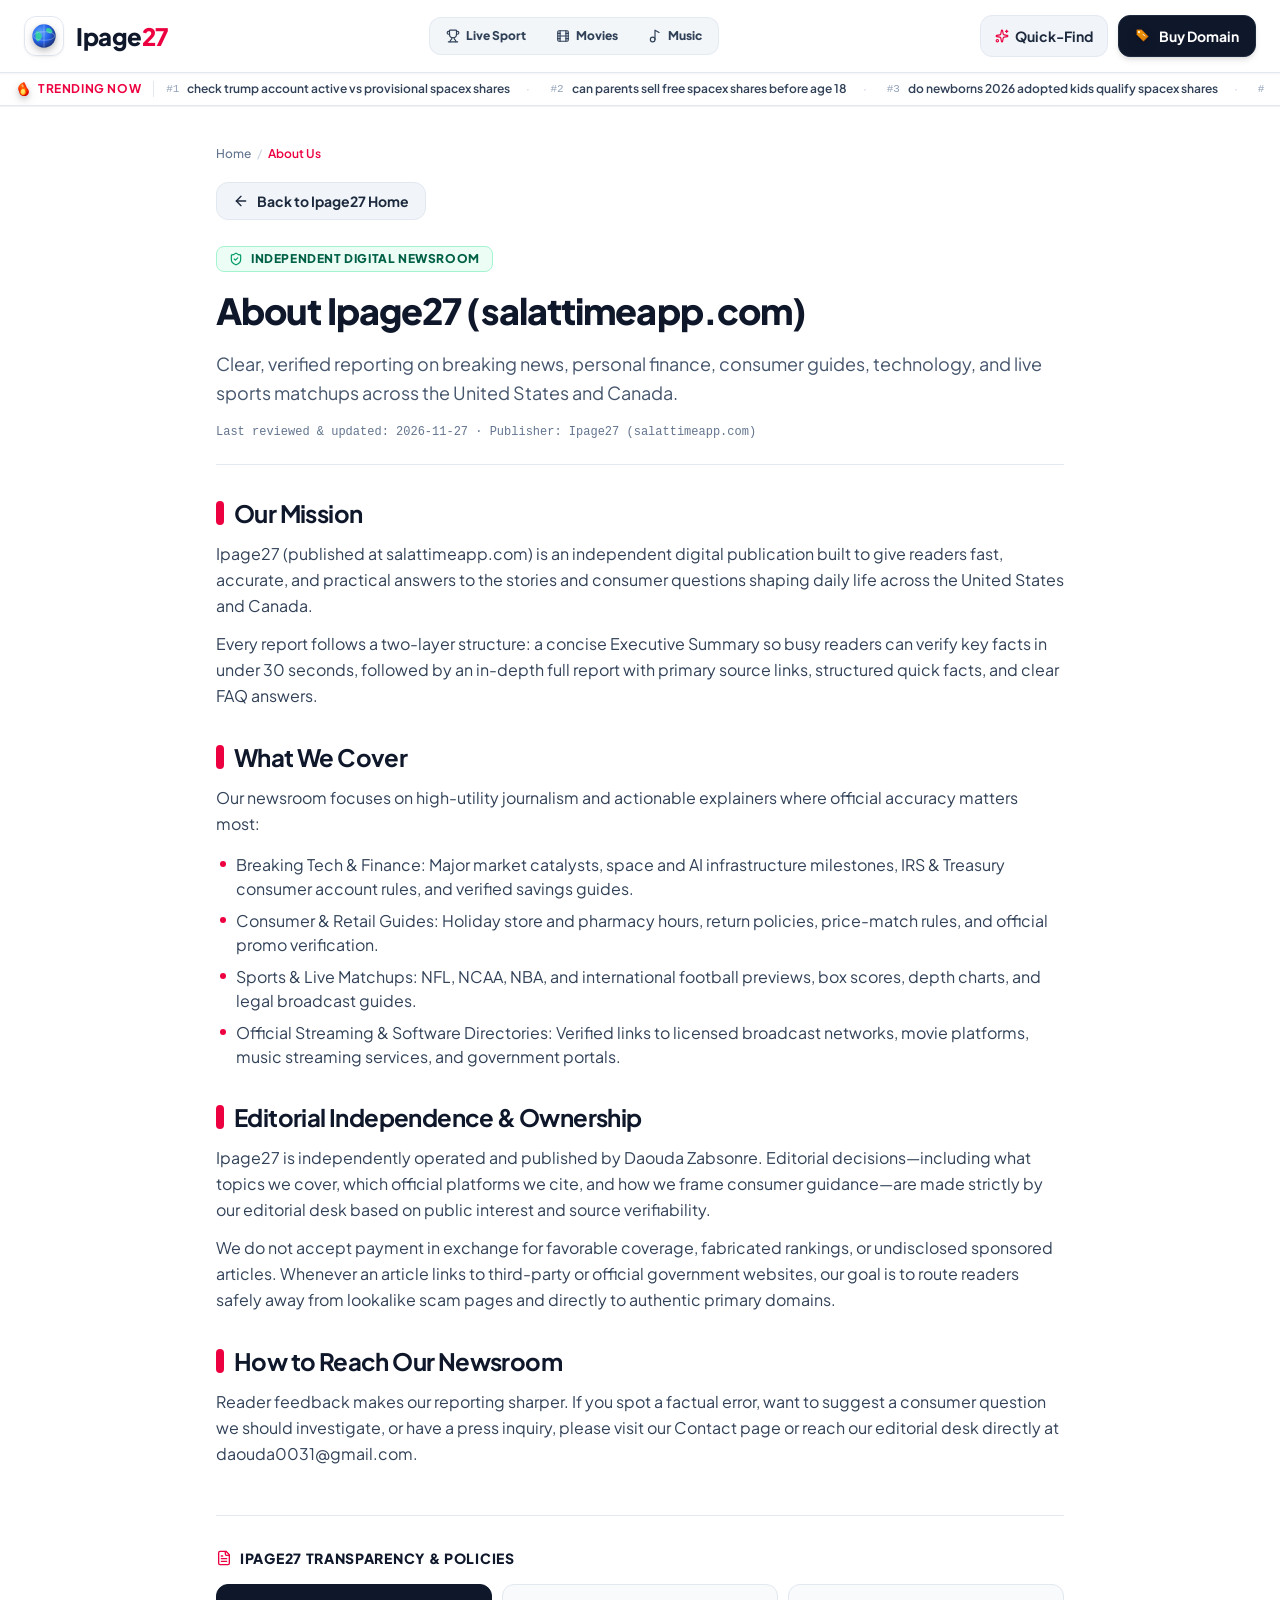
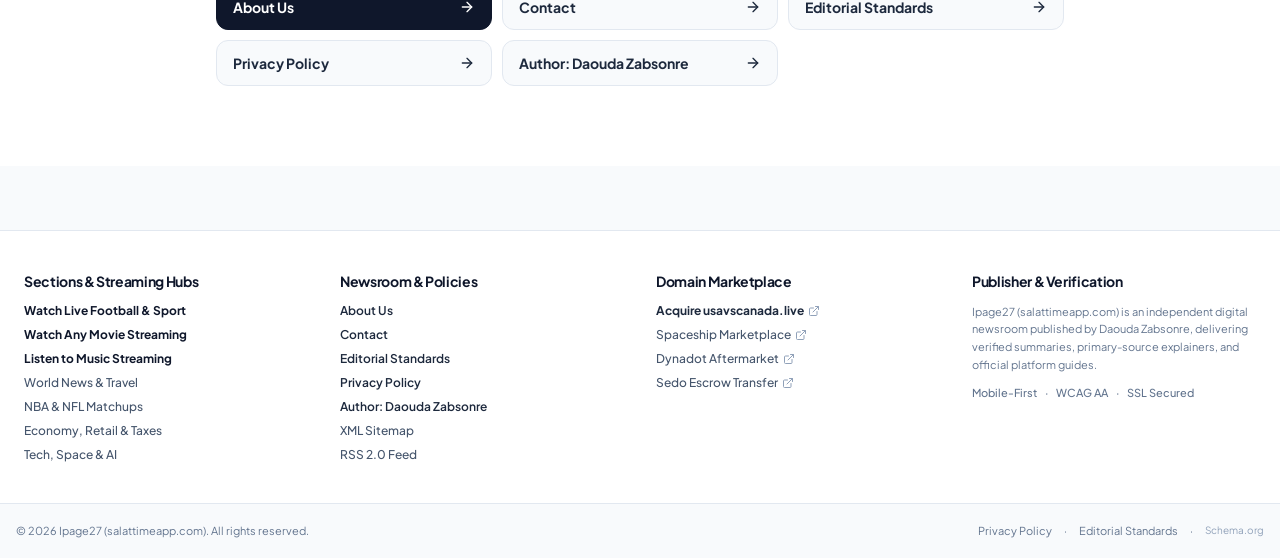
<file: about.html>
<!doctype html>
<html lang="en">
  <head>
    <script async src="https://www.googletagmanager.com/gtm.js?id=GTM-N833368V"></script>
    <script>
      window.dataLayer = window.dataLayer || [];
      function gtag(){dataLayer.push(arguments);}
      gtag('js', new Date());
    </script>
    <meta charset="UTF-8" />
    <meta name="viewport" content="width=device-width, initial-scale=1.0" />
    <meta name="robots" content="index, follow, max-image-preview:large, max-snippet:-1, max-video-preview:-1" />
    <meta name="googlebot" content="index, follow, max-image-preview:large, max-snippet:-1, max-video-preview:-1" />
    <meta name="bingbot" content="index, follow, max-image-preview:large, max-snippet:-1, max-video-preview:-1" />
    <link rel="icon" type="image/svg+xml" href="/favicon.svg" />
    <link rel="icon" type="image/x-icon" href="/favicon.ico" />
    <link rel="apple-touch-icon" sizes="180x180" href="/apple-touch-icon.png" />
    <link rel="manifest" href="/manifest.webmanifest" />
    <link rel="search" type="application/opensearchdescription+xml" title="Search Ipage27" href="/opensearch.xml" />
    <link rel="alternate" type="application/rss+xml" title="Ipage27 — Daily Breaking News &amp; Guides RSS" href="https://salattimeapp.com/rss.xml" />
    <link rel="sitemap" type="application/xml" title="Ipage27 XML Sitemap" href="https://salattimeapp.com/sitemap.xml" />
    <meta name="theme-color" content="#0f172a" />
    <meta name="mobile-web-app-capable" content="yes" />
    <meta name="apple-mobile-web-app-capable" content="yes" />
    <meta name="apple-mobile-web-app-status-bar-style" content="black-translucent" />
    <meta name="apple-mobile-web-app-title" content="Ipage27" />

    <!-- Bing & Microsoft IndexNow Protocol -->
    <meta name="indexnow:key" content="b3e856e9a28f480cb914854307ec2901" />
    <link rel="indexnow" href="/b3e856e9a28f480cb914854307ec2901.txt" />

    <title>About Ipage27 — Mission, Editorial Team &amp; Coverage</title>
    <meta name="description" content="Learn about Ipage27 (salattimeapp.com), our independent editorial newsroom, verification workflow, and daily coverage across U.S. &amp; Canadian news, finance, tech, and sports." />
    <meta name="keywords" content="is chatgpt down, best free ai tools, stop spam calls iphone android, recover hacked gmail instagram, cancel subscriptions fast, us canada border wait times, high yield savings account tfsa, raise credit score fast, save money on gas, free legal movie streaming apps, stock market hours nyse tsx, flight delay refund rights, lower internet phone bills, 5th circuit proxy voting ruling, hunger games sunrise on the reaping, ohio state vs nebraska, ucla vs michigan" />

    <!-- OpenGraph & Social Cards (Canonical & og:url injected dynamically at 0ms in head based on ?article= parameter so Googlebot never sees a conflicting homepage canonical/og:url on article URLs) -->
    <meta property="og:type" content="website" />
    <meta property="og:site_name" content="Ipage27" />
    <meta property="og:title" content="About Ipage27 — Mission, Editorial Team &amp; Coverage" />
    <meta property="og:description" content="Learn about Ipage27 (salattimeapp.com), our independent editorial newsroom, verification workflow, and daily coverage across U.S. &amp; Canadian news, finance, tech, and sports." />
    <meta property="og:image" content="https://salattimeapp.com/og-card.jpg" />
    <meta property="og:image:secure_url" content="https://salattimeapp.com/og-card.jpg" />
    <meta property="og:image:type" content="image/jpeg" />
    <meta property="og:image:width" content="1200" />
    <meta property="og:image:height" content="628" />
    <meta property="og:image:alt" content="About Ipage27 (salattimeapp.com) | Ipage27" />
    <meta name="twitter:card" content="summary_large_image" />
    <meta name="twitter:domain" content="salattimeapp.com" />
    <meta name="twitter:title" content="About Ipage27 — Mission, Editorial Team &amp; Coverage" />
    <meta name="twitter:description" content="Learn about Ipage27 (salattimeapp.com), our independent editorial newsroom, verification workflow, and daily coverage across U.S. &amp; Canadian news, finance, tech, and sports." />
    <meta name="twitter:image" content="https://salattimeapp.com/og-card.jpg" />
    <meta name="twitter:image:alt" content="About Ipage27 (salattimeapp.com) | Ipage27" />

    <link rel="canonical" href="https://salattimeapp.com/about" />
    <meta property="og:url" content="https://salattimeapp.com/about" />
    <script>window.__BUILD_HASH__="mwzqowlp";window.__IMG_PACK_MAP__={"daouda-zabsonre":0,"stock-market-rally":0,"elon-musk-spacex-gift":0,"tax-brackets-2027":0,"spacex-wealth-orbit":0,"black-friday-shopping":0,"amazon-logistics":0,"nfl-qb-battle":0,"browns-steelers":0,"rental-car-highway":0,"ravens-bills":0,"premier-league-derby":0,"senate-elections-desk":0,"beaver-stadium-psu":0,"mclane-stadium-baylor":0,"sam-hartman-nfl":0,"vikings-lions":0,"donald-trump-in-china-summit":1,"chatgpt-5ways-hero":2,"chatgpt-5ways-poster":3,"facebook-5ways-hero":4,"facebook-5ways-poster":5,"claude-code-5ways-hero":1,"claude-code-5ways-poster":2,"elevenlabs-5ways-hero":3,"elevenlabs-5ways-poster-1":4,"elevenlabs-5ways-poster-2":5,"seedance-5ways-hero":1,"seedance-5ways-poster":2,"gemini-5ways-hero":3,"gemini-5ways-poster":4,"ai-youtube-video-editing":5,"ai-coding-software-dev":1,"grok-bot-terminal-hero":2,"grok-bot-step1-agents":3,"grok-bot-step2-flow":4,"grok-bot-step3-equity":5,"ai-chatgpt-openai-office":1,"ai-digital-art-tablet":2,"ai-ebook-kindle-publishing":3,"ai-voice-recording-mic":4,"ai-music-studio-synth":5,"ai-influencer-camera-ringlight":1,"ai-automation-server-workflow":2,"raul-jimenez-mexico":3,"edson-alvarez-mexico":4,"leon-bailey-jamaica":5,"alex-pereira-ufc":1,"islam-makhachev-ufc":2,"richard-sterban-oak-ridge":3,"williams-brice-sc":4,"quinn-ewers-texas":5,"dillon-gabriel-oregon":1,"wrigley-field-ohio-state":2,"ricardo-pepi-usmnt":3,"ai-video-lambo-hero":4,"ai-video-step1-lambo":5,"ai-video-step2-ferrari":1,"ai-video-step3-watches":2,"aviation-airport-planes":3,"faa-control-tower":4,"microsoft-cloud-servers":5,"rescue-boat-water":1,"dan-hicks-nbc":2,"jensen-huang-nvidia":3,"lionel-messi-argentina":4,"shohei-ohtani-mlb":5,"juan-soto-mlb":1,"mlb-baseball-stadium":2,"world-chess-championship":3,"jalen-brunson-knicks":4,"giannis-bucks":5,"donovan-mitchell-cavs":1,"jayden-daniels-nfl":2,"stephen-curry-warriors":3,"joel-embiid-sixers":4,"sga-thunder":5,"anthony-edwards-wolves":1,"joe-burrow-bengals":2,"cj-stroud-texans":3,"patrick-mahomes-chiefs":4,"taysom-hill-saints":5,"tua-tagovailoa-dolphins":1,"travis-hunter-colorado":2,"ashton-jeanty-boise":3,"christian-pulisic-usmnt":4,"jonathan-david-canada":5,"cade-cunningham-pistons":1,"lamelo-ball-hornets":2,"trae-young-hawks":3,"luka-doncic-mavs":4,"victor-wembanyama-spurs":5,"nikola-jokic-nuggets":1,"jayson-tatum-celtics":2,"matthew-stafford-rams":3,"kirk-cousins-falcons":4,"anthony-richardson-colts":5,"vinicius-jr-brazil":1,"nba-basketball":2,"yellowstone-montana-ranch":3,"gladiator-colosseum":4,"denzel-washington-gladiator":5,"ariana-grande-wicked":1,"dwayne-johnson-moana":2,"lee-jung-jae-squid-game":3,"james-gunn-dcu":4,"apple-store-macbook":5,"samsung-galaxy-phone":1,"gaming-laptop-pc":2,"headphones-bose-audio":3,"home-appliances-kitchen":4,"sneakers-shoes-store":5,"camping-hiking-rei":1,"beauty-cosmetics-sephora":2,"fashion-clothing-store":3,"pets-dogs-cats":4,"cvs-pharmacy-store":5,"weight-training-gym":1,"eyeglasses-optical":2,"moving-truck-uhaul":3,"luxury-hotel-resort":4,"cruise-ship-royal":5,"disney-castle-park":1,"movie-theater-cinema":2,"books-reading-library":3,"fast-food-burger-fries":4,"pizza-delivery-slice":5,"coffee-starbucks-cup":1,"weather-clima-satellite":2,"gta6-vice-neon":3,"nintendo-switch-2":4,"f1-las-vegas":5,"super-bowl-lxi":1,"game-awards-stage":2,"boxing-mega-ring":3,"tiktok-netflix-streaming":4,"canva-spotify-creative":5,"bitcoin-crypto-market":1,"social-security-finance":2,"alabama-lsu":3,"oregon-ohio-state":4,"dana-white-ufc":5,"valencia-real-madrid":1,"byu-utah":2,"texas-missouri":3,"capitol-parties":4,"chatgpt-workspace":5,"whatsapp-web":1,"youtube-studio":2,"weather-clima-radar":3,"jaguars-vs-ravens":4,"cybertruck-ev":5,"bluegrass-stage":1,"powerball-winner-nj":2,"arctic-icebreaker":3,"avatar-fire-ash":4,"cardinals-cowboys":5,"cost-of-living":1,"donnie-iris":2,"fed-gold-markets":3,"fifa-world-cup-2026":4,"heidi-klum":5,"israel-elections":1,"lakers-warriors":2,"panthers-packers":3,"raiders-jets":4,"richard-norton":5,"ryder-cup-bethpage":1,"semiconductors":2,"starship-launch-orbit":3,"trade-pact-summit":4,"ucl-madrid-city":5,"usa-canada-hockey":1,"us-canada-customs":2,"usd-cad-currency":3,"midterm-elections-2026":4,"galatasaray-stuttgart":5,"elder-scrolls-6":1,"kalshi-prediction-markets":2,"lego-godzilla":3,"tornado-warning-outbreak":4,"gta-six-vicecity":5,"gta-six-protagonists":1,"gta-six-map":2,"gta-six-graphics":3,"gta-six-online":4,"witcher-four-polaris":5,"silksong-hollow-knight":1,"ghost-of-yotei":2,"death-stranding-two":3,"resident-evil-nine":4,"polls-close-times":5,"man-utd-roma":1,"psg-villarreal":2,"amd-stock-surge":3,"us-election-results-2026":4,"texas-election-austin":5,"michigan-election-tally":1,"mississippi-senate-race":2,"alaska-senate-race":3,"leipzig-man-city":4,"arsenal-slavia-praha":5,"dortmund-real-betis":1,"princes-shared-cause":2,"russell-brand-news":3,"lotus-ev-supercar":4,"erin-napier-news":5,"nasa-sls-rocket-hole":1,"kimmarie-johnson-art":2,"colorado-election-race":3,"ai-4k-kaiju-movie-guide":4,"jensen-huang-elon-musk-xvidia-50b":5};window.__INITIAL_FEED__=[{"id":"trend-2026-673","slug":"how-to-check-child-trump-account-active-vs-provisional-spacex-shares-2026","chunk":0,"trendQuery":"check trump account active vs provisional spacex shares","broadTrends":["how to check if child trump account is active or provisional","provisional trump account status spacex shares eligibility","documents needed to activate child trump account december 2026","why spacex requires active youth investment account","official treasury gov link to verify child investment account"],"category":"Tech & Finance","categoryTag":"economy","emojiType":"check","isBreaking":true,"title":"How to Check if Your Child's Trump Account Is Active or Provisional for the 2 Free SpaceX Shares (2026 Parent Checklist)","metaTitle":"Check Child Trump Account Active vs. Provisional (SpaceX Shares)","shortExcerpt":"Millions of U.S. children have provisional accounts that cannot receive corporate stock transfers until a guardian completes verification. Follow this 4-step checklist before SpaceX's December 2026 rollout.","summary":"To receive the first SpaceX Class A share starting in December 2026—and Elon Musk's personal matched share after June 2027—a child's federal youth investment account (Trump Account) must show 'Active' status rather than 'Provisional.' Parents and legal...","readTime":"4 min read","publishedAt":"2026-11-27T22:15:00Z","updatedAt":"2026-11-27T22:15:00Z","imageUrl":"imgkey://elon-musk-spacex-gift","imageCaption":"Parents should confirm active status on their child's youth investment account ahead of SpaceX's December 2026 share distribution.","officialLinks":[{"primary":true}]},{"id":"trend-2026-672","slug":"can-parents-sell-withdraw-elon-musk-free-spacex-shares-before-age-18-tax-rules","chunk":0,"trendQuery":"can parents sell free spacex shares before age 18","broadTrends":["can parents sell or cash out child spacex stock gift","irs tax rules on gifted spacex shares in kids investment accounts","elon musk june 2027 lockup expiration second spacex share","do parents owe gift tax on free spacex shares 2026","when can child withdraw money from trump account age 18"],"category":"Economy & Markets","categoryTag":"economy","emojiType":"money","isBreaking":true,"title":"Can Parents Sell or Withdraw Elon Musk's Free SpaceX Shares Before Age 18? Lockup Dates & IRS Tax Rules Explained","metaTitle":"Can Parents Sell Free SpaceX Shares Before 18? IRS Tax Rules","shortExcerpt":"Wondering if you can cash out your child's ~$260 SpaceX stock gift right away—or if it triggers an IRS tax bill? Here are the exact withdrawal restrictions, lockup rules, and tax-advantaged guidelines.","summary":"Parents cannot freely cash out gifted SpaceX shares placed inside a child's tax-advantaged federal investment account for personal household expenses. The shares belong legally to the minor and are structured to remain invested until adulthood (typically...","readTime":"4 min read","publishedAt":"2026-11-27T22:12:00Z","updatedAt":"2026-11-27T22:12:00Z","imageUrl":"imgkey://tax-brackets-2027","imageCaption":"IRS tax-advantaged rules and minor-ownership laws restrict early parent withdrawals on gifted SpaceX stock.","officialLinks":[{"primary":true}]},{"id":"trend-2026-671","slug":"do-newborns-2026-adopted-kids-qualify-spacex-stock-gift-eligibility-faq","chunk":0,"trendQuery":"do newborns 2026 adopted kids qualify spacex shares","broadTrends":["do babies born in december 2026 get free spacex shares","do adopted children or foster kids qualify for spacex stock gift","do teenagers turning 18 in 2027 get elon musk second spacex share","u.s. citizen kids living abroad spacex thanksgiving gift eligibility","spacex 18 billion stock gift age cutoff date"],"category":"Tech & Finance","categoryTag":"economy","emojiType":"globe","isBreaking":false,"title":"Do Newborns Born in Late 2026, Adopted Kids, or 17-Year-Olds Qualify for SpaceX's $18B Stock Gift? Complete Eligibility FAQ","metaTitle":"Do 2026 Newborns & Adopted Kids Qualify for Free SpaceX Stock?","shortExcerpt":"Families with late-2026 newborns, adopted children, U.S. citizens abroad, and teens nearing 18 are asking whether they make the cutoff. Here is how federal SSN and age rules apply to every edge case.","summary":"Eligibility for SpaceX's Thanksgiving 2026 stock gift hinges on federal youth investment account criteria: being a U.S. minor under 18 with a valid Social Security Number and an actively verified account. Adopted children with valid U.S. SSNs qualify on...","readTime":"4 min read","publishedAt":"2026-11-27T22:08:00Z","updatedAt":"2026-11-27T22:08:00Z","imageUrl":"imgkey://spacex-wealth-orbit","imageCaption":"Newborns, adopted children, and teens under 18 all rely on valid U.S. SSNs and active account status for SpaceX's stock gift.","officialLinks":[{"primary":true}]},{"id":"trend-2026-670","slug":"walmart-target-best-buy-pharmacy-hours-black-friday-2026-vs-store-hours","chunk":0,"trendQuery":"walmart target pharmacy hours black friday 2026","broadTrends":["what time does walmart pharmacy open on black friday 2026","cvs inside target black friday hours 2026","walgreens pharmacy black friday hours vs store hours","costco pharmacy black friday 2026 opening time","difference between black friday store hours and pharmacy hours"],"category":"Consumer & Retail","categoryTag":"economy","emojiType":"check","isBreaking":false,"title":"What Time Do Walmart, Target & Costco Pharmacies Open on Black Friday 2026? Pharmacy Hours vs. Main Store Doors","metaTitle":"Walmart, Target & Costco Pharmacy Hours Black Friday 2026","shortExcerpt":"Even though Walmart and Target open their main doors at 6 a.m. on Black Friday 2026, their in-store pharmacies open hours later. Check exact pharmacy schedules before making an early prescription run.","summary":"On Black Friday (November 27, 2026), major U.S. retailers open their main shopping floors at 6:00 a.m. local time—but in-store pharmacy counters keep normal weekday hours and typically do NOT open at 6 a.m. Most Walmart Pharmacies open at 9:00 a.m....","readTime":"3 min read","publishedAt":"2026-11-27T22:04:00Z","updatedAt":"2026-11-27T22:04:00Z","imageUrl":"imgkey://black-friday-shopping","imageCaption":"Walmart, Target, and Costco in-store pharmacies keep separate Friday opening hours from 6 a.m. Black Friday main store doors.","officialLinks":[{"primary":true}]},{"id":"trend-2026-669","slug":"does-amazon-best-buy-walmart-price-match-black-friday-2026-return-window","chunk":0,"trendQuery":"black friday price match amazon best buy walmart 2026","broadTrends":["does amazon price match cyber monday drops after black friday","best buy black friday price match guarantee exclusions 2026","walmart holiday return window january 31 2027 electronics","target holiday price match guarantee dates 2026","extended holiday return deadline amazon best buy walmart"],"category":"Consumer & Retail","categoryTag":"economy","emojiType":"money","isBreaking":false,"title":"Does Amazon, Best Buy, Target, or Walmart Price Match Black Friday Deals After You Buy? 2026 Holiday Return Window Guide","metaTitle":"Amazon, Best Buy & Walmart Black Friday Price Match & Returns","shortExcerpt":"Bought a TV or laptop on Black Friday and worried it will drop further on Cyber Monday? Compare Amazon, Best Buy, Target, and Walmart's exact 2026 holiday price-match exceptions and January return deadlines.","summary":"Most major retailers suspend competitor price matching during the Black Friday through Cyber Monday weekend—with key differences shoppers should know. Amazon does NOT offer post-purchase price matching at all (buyers must return and rebuy during its...","readTime":"4 min read","publishedAt":"2026-11-27T22:00:00Z","updatedAt":"2026-11-27T22:00:00Z","imageUrl":"imgkey://amazon-logistics","imageCaption":"Extended January 2027 holiday return windows give Black Friday shoppers protection even when Cyber Monday price matching is paused.","officialLinks":[{"primary":true}]},{"id":"trend-2026-668","slug":"how-to-watch-nfl-black-friday-thanksgiving-weekend-without-cable-2026-free","chunk":0,"trendQuery":"watch nfl black friday weekend without cable 2026","broadTrends":["how to watch nfl black friday game free without prime","watch week 12 nfl sunday games without cable 2026","free twitch stream nfl black friday broncos steelers","digital tv antenna watch cbs fox nbc nfl games free","youtube tv fubo paramount plus peacock free trials nfl"],"category":"Sports & Matchups","categoryTag":"sports","emojiType":"tv","isBreaking":false,"title":"How to Watch NFL Black Friday & Thanksgiving Weekend Games Without Cable in 2026 (Free Legal Stream & Antenna Guide)","metaTitle":"Watch NFL Black Friday & Week 12 Without Cable (2026 Free Guide)","shortExcerpt":"Cord-cutters do not need a $90 cable bundle to watch Week 12 NFL games this weekend. Here is how to stream Prime Video's Black Friday game free on Twitch and watch Sunday CBS, FOX, and NBC matchups legally.","summary":"Fans without cable can legally watch every NFL Thanksgiving Weekend and Week 12 game in 2026 using a mix of free over-the-air broadcasts and official streaming apps. Amazon's Black Friday NFL showcase (Broncos vs. Steelers) streams free on Prime Video's...","readTime":"4 min read","publishedAt":"2026-11-27T21:56:00Z","updatedAt":"2026-11-27T21:56:00Z","imageUrl":"imgkey://nfl-qb-battle","imageCaption":"Cord-cutters can legally watch NFL Black Friday and Week 12 games via Twitch, free over-the-air HD antennas, Paramount+, and Peacock.","officialLinks":[{"primary":true}]},{"id":"trend-2026-667","slug":"who-is-starting-qb-pittsburgh-steelers-after-aaron-rodgers-mason-rudolph-2026","chunk":0,"trendQuery":"who is starting qb steelers after aaron rodgers","broadTrends":["pittsburgh steelers qb depth chart after aaron rodgers release","mason rudolph stats broncos vs steelers black friday 2026","who is steelers backup quarterback behind mason rudolph","pittsburgh steelers remaining 2026 schedule afc north standings","why did pittsburgh steelers release aaron rodgers november 2026"],"category":"Sports & Matchups","categoryTag":"sports","emojiType":"trophy","isBreaking":false,"title":"Who Is Starting at QB for the Pittsburgh Steelers After Aaron Rodgers' Release? Mason Rudolph Depth Chart & Remaining 2026 Schedule","metaTitle":"Steelers Starting QB After Aaron Rodgers: Mason Rudolph 2026","shortExcerpt":"After Pittsburgh's midweek release of Aaron Rodgers and the 26–19 Black Friday loss to Denver, Mason Rudolph leads the Steelers quarterback room. Here is the updated depth chart and AFC North playoff math.","summary":"Following the Pittsburgh Steelers' stunning midweek release of veteran quarterback Aaron Rodgers ahead of Week 12, longtime Steelers signal-caller Mason Rudolph stepped in as Pittsburgh's starting quarterback for the Black Friday showdown against the...","readTime":"3 min read","publishedAt":"2026-11-27T21:52:00Z","updatedAt":"2026-11-27T21:52:00Z","imageUrl":"imgkey://browns-steelers","imageCaption":"Mason Rudolph leads the Pittsburgh Steelers quarterback depth chart after Aaron Rodgers' release and the Black Friday clash with Denver.","officialLinks":[{"primary":true}]},{"id":"trend-2026-666","slug":"best-time-to-drive-home-after-thanksgiving-weekend-2026-aaa-traffic-hours","chunk":0,"trendQuery":"best time to drive home after thanksgiving 2026","broadTrends":["worst traffic hours sunday after thanksgiving 2026 aaa","saturday vs sunday thanksgiving return drive traffic times","best time to leave sunday november 29 2026 avoid traffic","cheapest gas prices thanksgiving weekend apps gasbuddy","tsa wait times sunday after thanksgiving 2026 airport tips"],"category":"Travel & Lifestyle","categoryTag":"world","emojiType":"globe","isBreaking":false,"title":"Best Time to Drive Home After Thanksgiving Weekend 2026: AAA Worst Traffic Hours (Saturday vs. Sunday) & Fuel-Saving Tips","metaTitle":"Best Time to Drive Home After Thanksgiving 2026 (AAA Traffic)","shortExcerpt":"Planning your return drive on Saturday, Nov. 28 or Sunday, Nov. 29? Avoid the brutal 11 a.m.–6 p.m. Sunday gridlock with AAA and INRIX's exact low-traffic departure windows.","summary":"According to historical AAA and INRIX Thanksgiving return-travel patterns, Sunday afternoon (November 29, 2026) between 11:00 a.m. and 6:00 p.m. is the single worst congestion window of the holiday weekend on major U.S. interstate corridors. Drivers can...","readTime":"3 min read","publishedAt":"2026-11-27T21:48:00Z","updatedAt":"2026-11-27T21:48:00Z","imageUrl":"imgkey://rental-car-highway","imageCaption":"Leaving before 10 a.m. or after 7 p.m. on Sunday, Nov. 29 helps Thanksgiving travelers beat peak interstate congestion.","officialLinks":[{"primary":true}]},{"id":"trend-2026-665","slug":"elon-musk-spacex-2-shares-gift-every-american-child-18-billion-thanksgiving-2026","chunk":0,"trendQuery":"elon musk spacex gift american child","broadTrends":["elon musk spacex gift every american child","elon musk 2 shares spacex stock 18 billion thanksgiving 2026","spacex 142 million shares kids investment accounts trump accounts","elon musk extra share spacex every year pledge","gwynne shotwell 2 million spacex shares children gift"],"category":"Tech & Finance","categoryTag":"economy","emojiType":"fire","isBreaking":true,"title":"Elon Musk & SpaceX Announce Historic $18 Billion Thanksgiving Gift: 2 SpaceX Shares for Every Eligible American Child — Plus 1 Share Every Year","metaTitle":"Elon Musk Gifts 2 SpaceX Shares to Every American Child ($18B)","shortExcerpt":"In an unprecedented $18B+ Thanksgiving pledge covering roughly 70 million U.S. minors, SpaceX will issue one Class A share per child and Elon Musk will personally match it with a second share—plus a promise to gift another share every single year.","summary":"Elon Musk and SpaceX have unveiled a historic $18 billion Thanksgiving 2026 initiative to gift two shares of SpaceX stock to every eligible child under 18 in the United States. Covering roughly 70 million American minors (approximately 142 million shares...","readTime":"4 min read","publishedAt":"2026-11-27T21:40:00Z","updatedAt":"2026-11-27T21:40:00Z","imageUrl":"imgkey://elon-musk-spacex-gift","imageCaption":"Elon Musk announced a historic ~$18 billion Thanksgiving gift of 2 SpaceX shares—plus 1 share every year—for every eligible American child.","officialLinks":[{"primary":true}]},{"id":"trend-2026-664","slug":"how-to-claim-elon-musk-free-spacex-stock-kids-trump-accounts-eligibility-2026","chunk":0,"trendQuery":"how to claim elon musk spacex shares","broadTrends":["how to claim elon musk spacex shares for child","spacex stock gift eligibility requirements under 18 ssn","how to activate trump account for free spacex stock","when will spacex shares be deposited december 2026 june 2027","avoid fake spacex stock giveaway scams parents guide"],"category":"Tech & Finance","categoryTag":"economy","emojiType":"money","isBreaking":true,"title":"How to Claim Your Child's 2 Free SpaceX Shares: Eligibility Rules, Active Account Checklist & Deposit Dates (Dec 2026–June 2027)","metaTitle":"How to Claim Free SpaceX Stock for Kids: Eligibility & Dates","shortExcerpt":"SpaceX will only deposit free Class A shares into active youth investment accounts. Here are the exact age, SSN, and guardian activation steps parents must complete—and how to avoid lookalike scams.","summary":"Parents across the United States are rushing to confirm how their children can receive the two free SpaceX shares announced by Elon Musk for Thanksgiving 2026. To qualify, a child must be a U.S. minor under 18 with a valid Social Security Number and an...","readTime":"4 min read","publishedAt":"2026-11-27T21:35:00Z","updatedAt":"2026-11-27T21:35:00Z","imageUrl":"imgkey://spacex-wealth-orbit","imageCaption":"SpaceX launches into twilight as parents across the U.S. verify active under-18 investment accounts to receive the 2 free SpaceX shares.","officialLinks":[{"primary":true}]},{"id":"trend-2026-663","slug":"elon-musk-annual-spacex-share-every-year-long-term-wealth-calculator-kids-2026","chunk":0,"trendQuery":"spacex stock gift kids wealth value","broadTrends":["how much is 2 shares of spacex stock worth 2026","elon musk 1 spacex share every year long term value","kids investment account compounding spacex stock age 18","spacex share price 127 130 dollars thanksgiving gift math","building generational wealth with kids custodial accounts"],"category":"Economy & Markets","categoryTag":"economy","emojiType":"chart","isBreaking":true,"title":"What Could 2 SpaceX Shares + 1 Share Every Year Be Worth by Age 18? Breaking Down the Long-Term Wealth Math for American Kids","metaTitle":"SpaceX Kids Stock Gift Value: What 2 Shares + 1/Year Could Worth","shortExcerpt":"Starting at ~$255–$260 today, a newborn receiving 2 SpaceX shares plus Elon Musk's promised annual share could accumulate up to 19 shares by age 18 inside a tax-advantaged account—here's how compounding works.","summary":"At roughly $127 to $130 per share, Elon Musk and SpaceX's initial two-share Thanksgiving gift starts at approximately $254 to $260 per child—a modest beginning that becomes far more powerful when paired with Musk's follow-up promise to gift one additional...","readTime":"4 min read","publishedAt":"2026-11-27T21:30:00Z","updatedAt":"2026-11-27T21:30:00Z","imageUrl":"imgkey://stock-market-rally","imageCaption":"Compound growth inside tax-advantaged youth accounts could turn Elon Musk's 2-share SpaceX gift plus annual shares into a meaningful age-18 nest egg.","officialLinks":[{"primary":true}]},{"id":"trend-2026-662","slug":"spacex-stock-price-127-130-fcc-1-million-satellite-ai-data-center-approval-2026","chunk":0,"trendQuery":"spacex stock price fcc 1 million satellites","broadTrends":["spacex stock price 127 130 november 2026","fcc approves spacex 1 million satellites orbital ai data centers","spacex 142 million shares float june 2027 lockup expiration","elon musk space based ai computing infrastructure spacex","how spacex thanksgiving gift impacts retail shareholders"],"category":"Tech & Markets","categoryTag":"tech","emojiType":"robot","isBreaking":true,"title":"Inside SpaceX's Twin Bombshells: FCC Clears 1-Million-Satellite Orbital AI Data Centers Right Before $18B Stock Gift","metaTitle":"SpaceX Stock & FCC 1M-Satellite AI Approval: $18B Gift Analysis","shortExcerpt":"Elon Musk's $18B Thanksgiving share giveaway didn't happen in a vacuum—it landed immediately after the FCC authorized SpaceX's historic 1-million-satellite space-based AI computing network.","summary":"SpaceX's $18 billion stock giveaway to American children arrived directly on the heels of one of the biggest regulatory victories in aerospace history: Federal Communications Commission (FCC) approval for SpaceX to deploy an unprecedented constellation of...","readTime":"4 min read","publishedAt":"2026-11-27T21:25:00Z","updatedAt":"2026-11-27T21:25:00Z","imageUrl":"imgkey://spacex-wealth-orbit","imageCaption":"FCC approval for SpaceX's 1-million-satellite orbital AI computing constellation preceded the historic $18B Thanksgiving stock giveaway.","officialLinks":[{"primary":true}]}];</script>
    <script type="application/ld+json" id="newsarticle-schema">{"@context":"https://schema.org","@graph":[{"@type":"AboutPage","@id":"https://salattimeapp.com/about#webpage","url":"https://salattimeapp.com/about","name":"About Ipage27 (salattimeapp.com)","description":"Learn about Ipage27 (salattimeapp.com), our independent editorial newsroom, verification workflow, and daily coverage across U.S. & Canadian news, finance, tech, and sports.","isPartOf":{"@id":"https://salattimeapp.com/#website"},"mainEntity":{"@id":"https://salattimeapp.com/#organization"},"dateModified":"2026-11-28T01:36:33Z","inLanguage":"en-US"},{"@type":"BreadcrumbList","@id":"https://salattimeapp.com/about#breadcrumb","itemListElement":[{"@type":"ListItem","position":1,"name":"Home","item":"https://salattimeapp.com/"},{"@type":"ListItem","position":2,"name":"About Ipage27 (salattimeapp.com)","item":"https://salattimeapp.com/about"}]}]}</script>

    <!-- Google Fonts for crisp editorial typography -->
    <link rel="preconnect" href="https://fonts.googleapis.com" />
    <link rel="preconnect" href="https://fonts.gstatic.com" crossorigin />
    <link href="https://fonts.googleapis.com/css2?family=Plus+Jakarta+Sans:ital,wght@0,300..800;1,300..800&family=Newsreader:ital,opsz,wght@0,6..72,400..700;1,6..72,400..700&display=swap" rel="stylesheet" />

    <!-- Schema.org WebSite + SearchAction & NewsMediaOrganization Structured Data -->
    <script type="application/ld+json" id="structured-data-website">
    {
      "@context": "https://schema.org",
      "@graph": [
        {
          "@type": "WebSite",
          "@id": "https://salattimeapp.com/#website",
          "name": "Ipage27",
          "alternateName": ["USA vs Canada", "salattimeapp.com"],
          "url": "https://salattimeapp.com/",
          "potentialAction": {
            "@type": "SearchAction",
            "target": {
              "@type": "EntryPoint",
              "urlTemplate": "https://salattimeapp.com/?q={search_term_string}"
            },
            "query-input": "required name=search_term_string"
          }
        },
        {
          "@type": "NewsMediaOrganization",
          "@id": "https://salattimeapp.com/#organization",
          "name": "Ipage27",
          "alternateName": ["USA vs Canada", "salattimeapp.com"],
          "url": "https://salattimeapp.com/",
          "logo": {
            "@type": "ImageObject",
            "url": "https://salattimeapp.com/pwa-512x512.png",
            "width": 512,
            "height": 512
          },
          "description": "Breaking news, verified consumer guides, official online tools, NFL & NBA matchup stats, and daily trending search explainers across USA and Canada.",
          "publishingPrinciples": "https://salattimeapp.com/editorial-standards",
          "correctionsPolicy": "https://salattimeapp.com/editorial-standards",
          "ownershipFundingInfo": "https://salattimeapp.com/about",
          "contactPoint": {
            "@type": "ContactPoint",
            "contactType": "editorial",
            "email": "daouda0031@gmail.com",
            "url": "https://salattimeapp.com/contact"
          }
        }
      ]
    }
    </script>
    <script type="text/javascript" data-cfasync="false">
/*<![CDATA[/* */
(function(){var ua=(navigator&&navigator.userAgent)||"";if(/bot|googlebot|bingbot|msnbot|adidxbot|duckduckbot|applebot|slurp|yandex|crawler|spider|robot|crawling|headlesschrome|lighthouse|inspectiontool|bingpreview|pageburst|pagespeed|gtmetrix|facebookexternalhit|twitterbot/i.test(ua))return;var l=window,x="a50c2dac327a0c3229fb1ea0f2d96083",f=[["siteId",580+116*668*330-255-20245594],["minBid",0],["popundersPerIP","0"],["delayBetween",0],["default",false],["defaultPerDay",0],["topmostLayer","auto"]],w=["d3d3LnZpc2FyaW9tZWRpYS5jb20vc3JhbWpldC51bWQubWluLmNzcw==","ZDEzazdwcm4xMXlpMDQuY2xvdWRmcm9udC5uZXQvTE9FL3loeWRyYS5taW4uanM="],c=-1,g,r,k=function(){clearTimeout(r);c++;if(w[c]&&!(1819940707000<(new Date).getTime()&&1<c)){g=l.document.createElement("script");g.type="text/javascript";g.async=!0;var y=l.document.getElementsByTagName("script")[0];g.src="https://"+atob(w[c]);g.crossOrigin="anonymous";g.onerror=k;g.onload=function(){clearTimeout(r);l[x.slice(0,16)+x.slice(0,16)]||k()};r=setTimeout(k,5E3);y.parentNode.insertBefore(g,y)}};if(!l[x]){try{Object.freeze(l[x]=f)}catch(e){}k()}})();
/*]]>/* */
</script>
    <script type="module" crossorigin src="/bundle.js?v=mwzqowlp"></script>
    <link rel="stylesheet" crossorigin href="/bundle.css?v=mwzqowlp">
  </head>
  <body class="bg-[#F8FAFC] text-slate-900 antialiased selection:bg-rose-500/20 selection:text-rose-900 min-h-screen">
    <div id="root">
      <style>@keyframes uvcPulse{0%,100%{transform:scale(1);opacity:1}50%{transform:scale(1.04);opacity:.9}}@keyframes uvcBar{0%{transform:translateX(-100%)}100%{transform:translateX(220%)}}</style>
      <div style="min-height:100vh;background:#F8FAFC;display:flex;flex-direction:column;align-items:center;justify-content:center;gap:16px;padding:24px;font-family:'Plus Jakarta Sans',system-ui,-apple-system,sans-serif;">
        <div style="width:76px;height:76px;border-radius:22px;background:#FFFFFF;border:1px solid #E2E8F0;box-shadow:0 12px 30px rgba(15,23,42,0.08);display:flex;align-items:center;justify-content:center;animation:uvcPulse 1.8s ease-in-out infinite;">
          <svg xmlns="http://www.w3.org/2000/svg" viewBox="0 0 64 64" width="52" height="52" aria-label="Ipage27 Logo">
            <defs>
              <linearGradient id="uvcBg" x1="0%" y1="0%" x2="100%" y2="100%"><stop offset="0%" stop-color="#0f172a"/><stop offset="100%" stop-color="#1e293b"/></linearGradient>
              <linearGradient id="uvcGlobe" x1="0%" y1="0%" x2="100%" y2="100%"><stop offset="0%" stop-color="#f43f5e"/><stop offset="50%" stop-color="#fb7185"/><stop offset="100%" stop-color="#38bdf8"/></linearGradient>
            </defs>
            <rect width="64" height="64" rx="16" fill="url(#uvcBg)"/>
            <circle cx="32" cy="32" r="17" fill="none" stroke="url(#uvcGlobe)" stroke-width="3"/>
            <ellipse cx="32" cy="32" rx="8" ry="17" fill="none" stroke="#ffffff" stroke-width="2" stroke-opacity="0.9"/>
            <line x1="15" y1="32" x2="49" y2="32" stroke="#ffffff" stroke-width="2" stroke-opacity="0.9"/>
            <circle cx="43" cy="21" r="4.5" fill="#f43f5e" stroke="#ffffff" stroke-width="1.5"/>
            <circle cx="43" cy="21" r="2" fill="#ffffff"/>
          </svg>
        </div>
        <div style="font-size:26px;font-weight:900;letter-spacing:-0.03em;line-height:1;">
          <span style="color:#0F172A;">Ipage</span><span style="color:#E11D48;">27</span>
        </div>
        <div style="width:120px;height:4px;border-radius:999px;background:#E2E8F0;overflow:hidden;">
          <div style="width:55px;height:100%;border-radius:999px;background:linear-gradient(90deg,#0F172A,#E11D48);animation:uvcBar 1.1s ease-in-out infinite;"></div>
        </div>
        <main id="seo-prerender-main" style="position:absolute;width:1px;height:1px;padding:0;margin:-1px;overflow:hidden;clip:rect(0,0,0,0);white-space:nowrap;border:0;">
<article><h1>About Ipage27 (salattimeapp.com)</h1>
<p>Ipage27 (published at salattimeapp.com) is an independent digital publication founded and edited by Daouda Zabsonre to deliver fast, verified reporting on breaking news, personal finance, consumer retail schedules, technology, and live sports matchups across the United States and Canada.</p>
<h2>Our Mission &amp; Two-Layer Reporting Format</h2>
<p>Every report provides a concise Executive Summary up top followed by an in-depth full report, structured Quick Facts, FAQ answers, and Verified Official Platforms links pointing directly to authentic .gov, corporate, and licensed broadcast domains.</p>
<h2>Editorial Independence</h2>
<p>All editorial coverage decisions are made independently based on public interest and source verifiability. For inquiries or corrections, email <a href="mailto:daouda0031@gmail.com">daouda0031@gmail.com</a>.</p>
<nav aria-label="Newsroom and Policies"><a href="/about">About Us</a> · <a href="/contact">Contact</a> · <a href="/editorial-standards">Editorial Standards</a> · <a href="/privacy-policy">Privacy Policy</a> · <a href="/author-daouda-zabsonre">Daouda Zabsonre</a> · <a href="/sitemap.xml">Sitemap</a> · <a href="/rss.xml">RSS</a></nav></article>
        </main>
      </div>
    </div>
  </body>
</html>
</file>
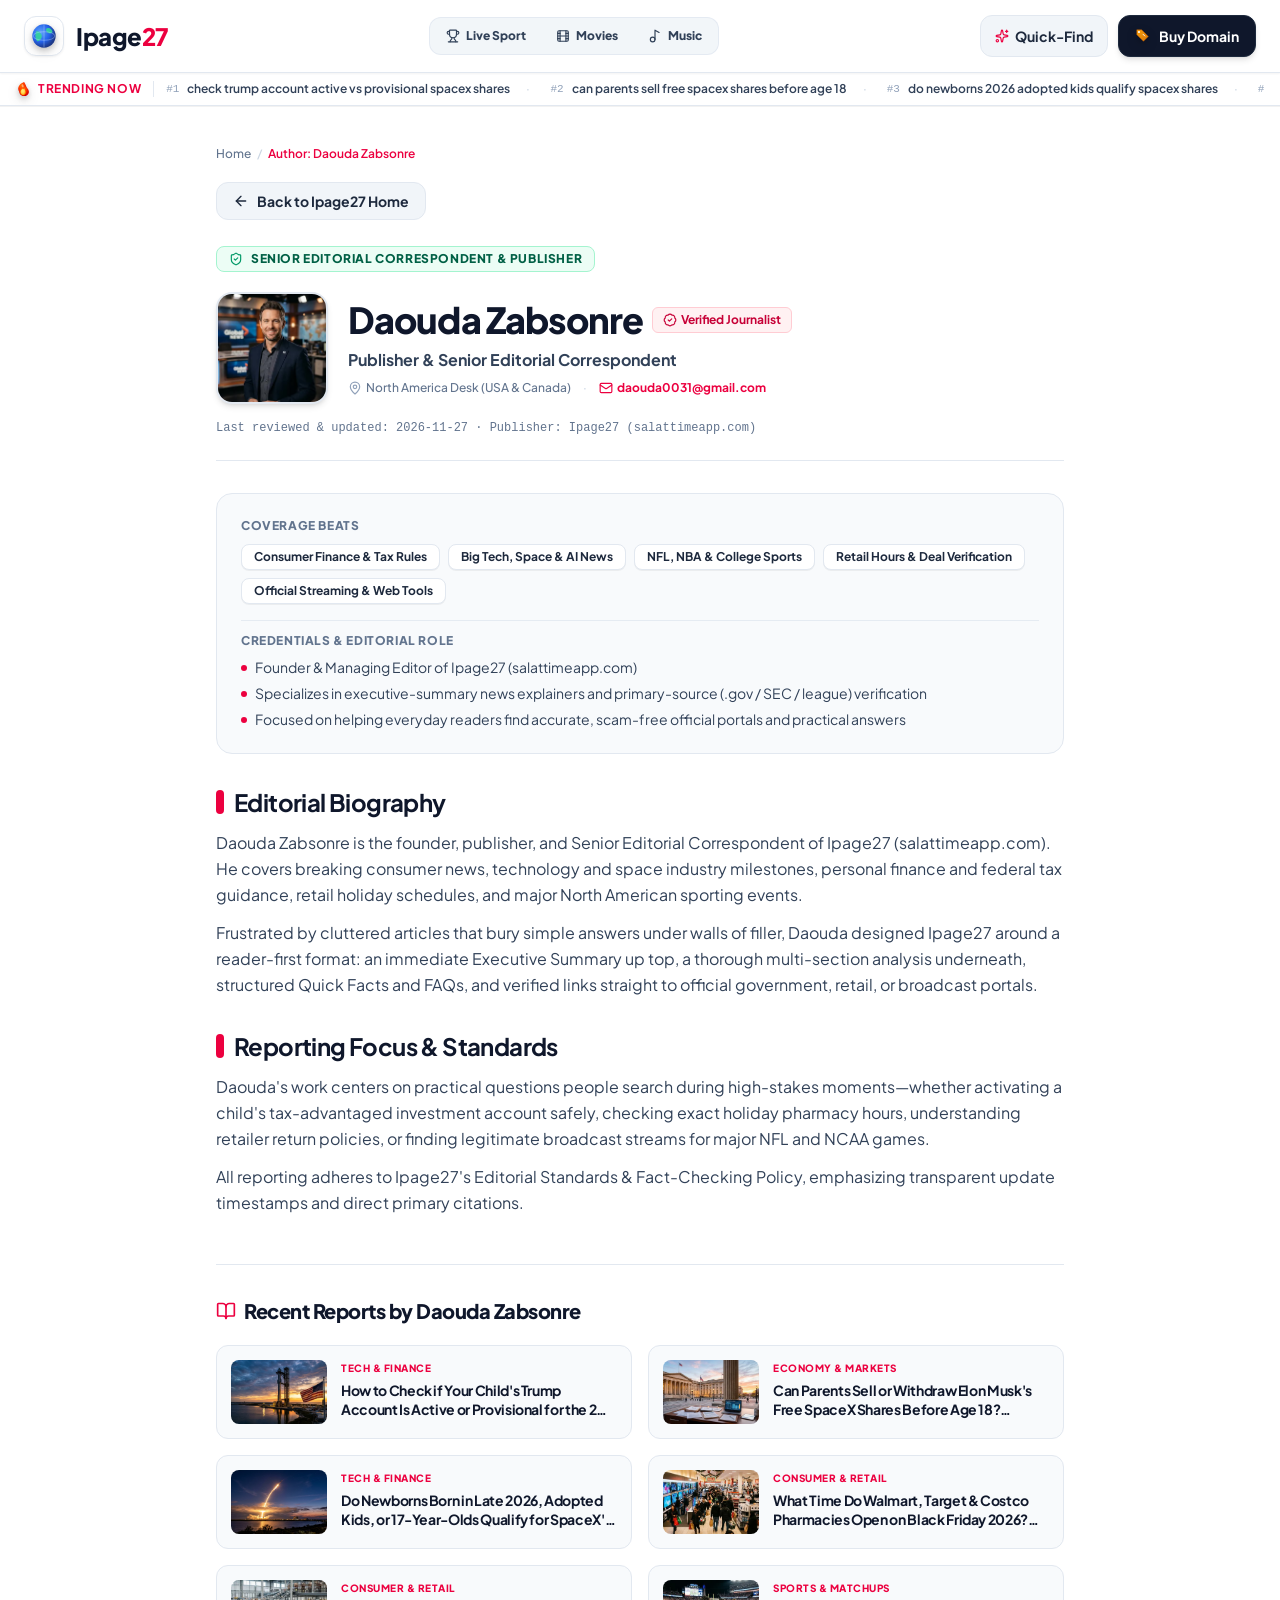
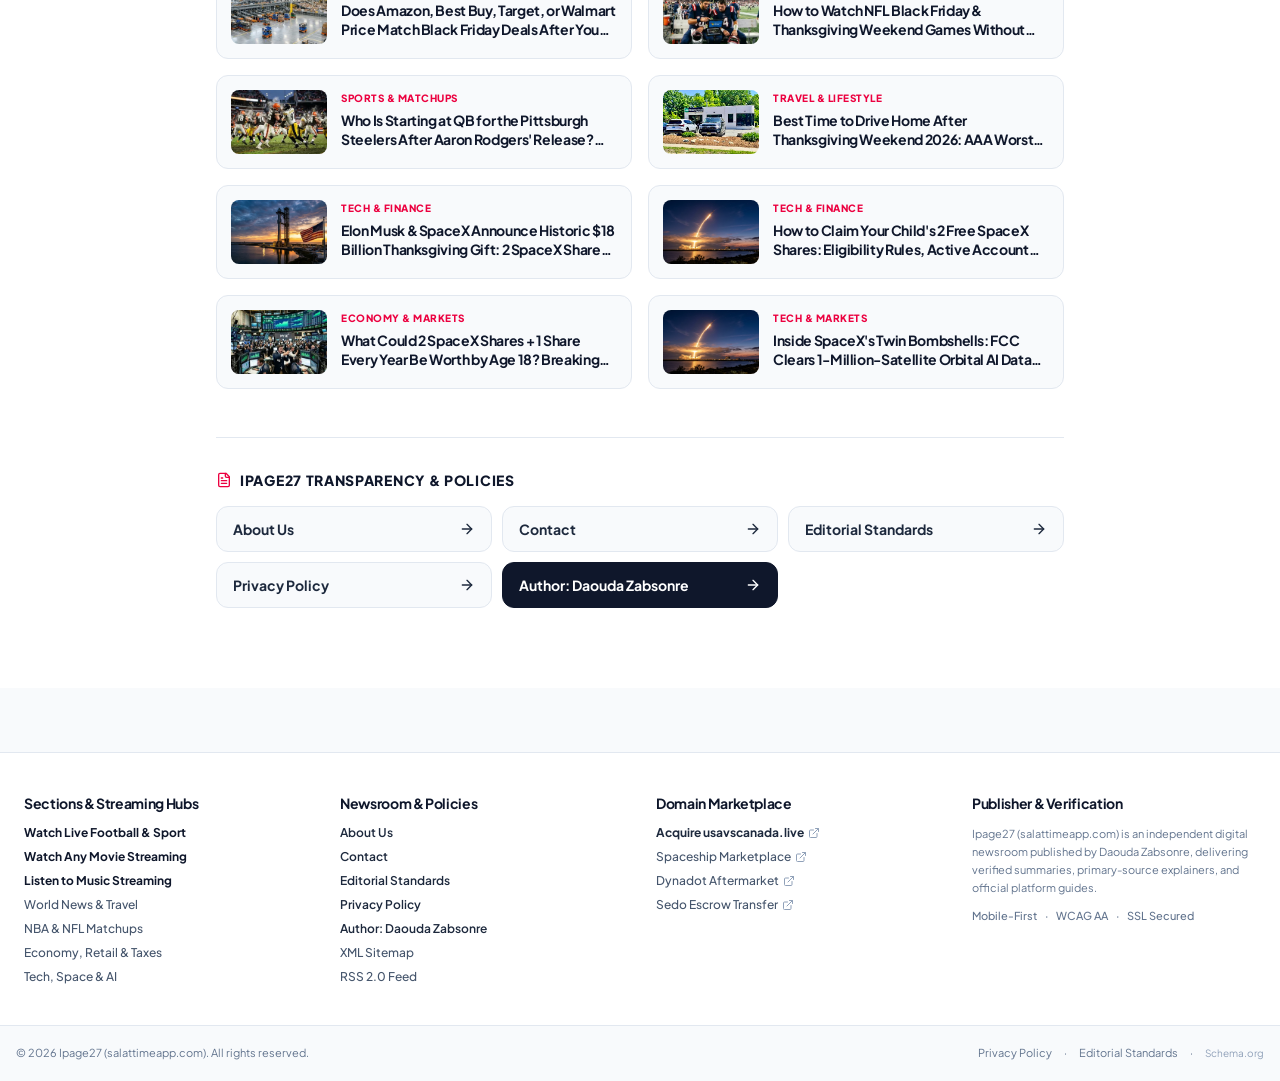
<file: author-daouda-zabsonre.html>
<!doctype html>
<html lang="en">
  <head>
    <script async src="https://www.googletagmanager.com/gtm.js?id=GTM-N833368V"></script>
    <script>
      window.dataLayer = window.dataLayer || [];
      function gtag(){dataLayer.push(arguments);}
      gtag('js', new Date());
    </script>
    <meta charset="UTF-8" />
    <meta name="viewport" content="width=device-width, initial-scale=1.0" />
    <meta name="robots" content="index, follow, max-image-preview:large, max-snippet:-1, max-video-preview:-1" />
    <meta name="googlebot" content="index, follow, max-image-preview:large, max-snippet:-1, max-video-preview:-1" />
    <meta name="bingbot" content="index, follow, max-image-preview:large, max-snippet:-1, max-video-preview:-1" />
    <link rel="icon" type="image/svg+xml" href="/favicon.svg" />
    <link rel="icon" type="image/x-icon" href="/favicon.ico" />
    <link rel="apple-touch-icon" sizes="180x180" href="/apple-touch-icon.png" />
    <link rel="manifest" href="/manifest.webmanifest" />
    <link rel="search" type="application/opensearchdescription+xml" title="Search Ipage27" href="/opensearch.xml" />
    <link rel="alternate" type="application/rss+xml" title="Ipage27 — Daily Breaking News &amp; Guides RSS" href="https://salattimeapp.com/rss.xml" />
    <link rel="sitemap" type="application/xml" title="Ipage27 XML Sitemap" href="https://salattimeapp.com/sitemap.xml" />
    <meta name="theme-color" content="#0f172a" />
    <meta name="mobile-web-app-capable" content="yes" />
    <meta name="apple-mobile-web-app-capable" content="yes" />
    <meta name="apple-mobile-web-app-status-bar-style" content="black-translucent" />
    <meta name="apple-mobile-web-app-title" content="Ipage27" />

    <!-- Bing & Microsoft IndexNow Protocol -->
    <meta name="indexnow:key" content="b3e856e9a28f480cb914854307ec2901" />
    <link rel="indexnow" href="/b3e856e9a28f480cb914854307ec2901.txt" />

    <title>Daouda Zabsonre — Author Bio &amp; Articles | Ipage27</title>
    <meta name="description" content="Read Daouda Zabsonre editorial biography, coverage beats, verification standards, and latest breaking news &amp; consumer guides on Ipage27 (salattimeapp.com)." />
    <meta name="keywords" content="is chatgpt down, best free ai tools, stop spam calls iphone android, recover hacked gmail instagram, cancel subscriptions fast, us canada border wait times, high yield savings account tfsa, raise credit score fast, save money on gas, free legal movie streaming apps, stock market hours nyse tsx, flight delay refund rights, lower internet phone bills, 5th circuit proxy voting ruling, hunger games sunrise on the reaping, ohio state vs nebraska, ucla vs michigan" />

    <!-- OpenGraph & Social Cards (Canonical & og:url injected dynamically at 0ms in head based on ?article= parameter so Googlebot never sees a conflicting homepage canonical/og:url on article URLs) -->
    <meta property="og:type" content="profile" />
    <meta property="og:site_name" content="Ipage27" />
    <meta property="og:title" content="Daouda Zabsonre — Author Bio &amp; Articles | Ipage27" />
    <meta property="og:description" content="Read Daouda Zabsonre editorial biography, coverage beats, verification standards, and latest breaking news &amp; consumer guides on Ipage27 (salattimeapp.com)." />
    <meta property="og:image" content="https://salattimeapp.com/og-card.jpg" />
    <meta property="og:image:secure_url" content="https://salattimeapp.com/og-card.jpg" />
    <meta property="og:image:type" content="image/jpeg" />
    <meta property="og:image:width" content="1200" />
    <meta property="og:image:height" content="628" />
    <meta property="og:image:alt" content="Daouda Zabsonre — Publisher &amp; Senior Editorial Correspondent | Ipage27" />
    <meta name="twitter:card" content="summary_large_image" />
    <meta name="twitter:domain" content="salattimeapp.com" />
    <meta name="twitter:title" content="Daouda Zabsonre — Author Bio &amp; Articles | Ipage27" />
    <meta name="twitter:description" content="Read Daouda Zabsonre editorial biography, coverage beats, verification standards, and latest breaking news &amp; consumer guides on Ipage27 (salattimeapp.com)." />
    <meta name="twitter:image" content="https://salattimeapp.com/og-card.jpg" />
    <meta name="twitter:image:alt" content="Daouda Zabsonre — Publisher &amp; Senior Editorial Correspondent | Ipage27" />

    <link rel="canonical" href="https://salattimeapp.com/author-daouda-zabsonre" />
    <meta property="og:url" content="https://salattimeapp.com/author-daouda-zabsonre" />
    <script>window.__BUILD_HASH__="mwzqowlp";window.__IMG_PACK_MAP__={"daouda-zabsonre":0,"stock-market-rally":0,"elon-musk-spacex-gift":0,"tax-brackets-2027":0,"spacex-wealth-orbit":0,"black-friday-shopping":0,"amazon-logistics":0,"nfl-qb-battle":0,"browns-steelers":0,"rental-car-highway":0,"ravens-bills":0,"premier-league-derby":0,"senate-elections-desk":0,"beaver-stadium-psu":0,"mclane-stadium-baylor":0,"sam-hartman-nfl":0,"vikings-lions":0,"donald-trump-in-china-summit":1,"chatgpt-5ways-hero":2,"chatgpt-5ways-poster":3,"facebook-5ways-hero":4,"facebook-5ways-poster":5,"claude-code-5ways-hero":1,"claude-code-5ways-poster":2,"elevenlabs-5ways-hero":3,"elevenlabs-5ways-poster-1":4,"elevenlabs-5ways-poster-2":5,"seedance-5ways-hero":1,"seedance-5ways-poster":2,"gemini-5ways-hero":3,"gemini-5ways-poster":4,"ai-youtube-video-editing":5,"ai-coding-software-dev":1,"grok-bot-terminal-hero":2,"grok-bot-step1-agents":3,"grok-bot-step2-flow":4,"grok-bot-step3-equity":5,"ai-chatgpt-openai-office":1,"ai-digital-art-tablet":2,"ai-ebook-kindle-publishing":3,"ai-voice-recording-mic":4,"ai-music-studio-synth":5,"ai-influencer-camera-ringlight":1,"ai-automation-server-workflow":2,"raul-jimenez-mexico":3,"edson-alvarez-mexico":4,"leon-bailey-jamaica":5,"alex-pereira-ufc":1,"islam-makhachev-ufc":2,"richard-sterban-oak-ridge":3,"williams-brice-sc":4,"quinn-ewers-texas":5,"dillon-gabriel-oregon":1,"wrigley-field-ohio-state":2,"ricardo-pepi-usmnt":3,"ai-video-lambo-hero":4,"ai-video-step1-lambo":5,"ai-video-step2-ferrari":1,"ai-video-step3-watches":2,"aviation-airport-planes":3,"faa-control-tower":4,"microsoft-cloud-servers":5,"rescue-boat-water":1,"dan-hicks-nbc":2,"jensen-huang-nvidia":3,"lionel-messi-argentina":4,"shohei-ohtani-mlb":5,"juan-soto-mlb":1,"mlb-baseball-stadium":2,"world-chess-championship":3,"jalen-brunson-knicks":4,"giannis-bucks":5,"donovan-mitchell-cavs":1,"jayden-daniels-nfl":2,"stephen-curry-warriors":3,"joel-embiid-sixers":4,"sga-thunder":5,"anthony-edwards-wolves":1,"joe-burrow-bengals":2,"cj-stroud-texans":3,"patrick-mahomes-chiefs":4,"taysom-hill-saints":5,"tua-tagovailoa-dolphins":1,"travis-hunter-colorado":2,"ashton-jeanty-boise":3,"christian-pulisic-usmnt":4,"jonathan-david-canada":5,"cade-cunningham-pistons":1,"lamelo-ball-hornets":2,"trae-young-hawks":3,"luka-doncic-mavs":4,"victor-wembanyama-spurs":5,"nikola-jokic-nuggets":1,"jayson-tatum-celtics":2,"matthew-stafford-rams":3,"kirk-cousins-falcons":4,"anthony-richardson-colts":5,"vinicius-jr-brazil":1,"nba-basketball":2,"yellowstone-montana-ranch":3,"gladiator-colosseum":4,"denzel-washington-gladiator":5,"ariana-grande-wicked":1,"dwayne-johnson-moana":2,"lee-jung-jae-squid-game":3,"james-gunn-dcu":4,"apple-store-macbook":5,"samsung-galaxy-phone":1,"gaming-laptop-pc":2,"headphones-bose-audio":3,"home-appliances-kitchen":4,"sneakers-shoes-store":5,"camping-hiking-rei":1,"beauty-cosmetics-sephora":2,"fashion-clothing-store":3,"pets-dogs-cats":4,"cvs-pharmacy-store":5,"weight-training-gym":1,"eyeglasses-optical":2,"moving-truck-uhaul":3,"luxury-hotel-resort":4,"cruise-ship-royal":5,"disney-castle-park":1,"movie-theater-cinema":2,"books-reading-library":3,"fast-food-burger-fries":4,"pizza-delivery-slice":5,"coffee-starbucks-cup":1,"weather-clima-satellite":2,"gta6-vice-neon":3,"nintendo-switch-2":4,"f1-las-vegas":5,"super-bowl-lxi":1,"game-awards-stage":2,"boxing-mega-ring":3,"tiktok-netflix-streaming":4,"canva-spotify-creative":5,"bitcoin-crypto-market":1,"social-security-finance":2,"alabama-lsu":3,"oregon-ohio-state":4,"dana-white-ufc":5,"valencia-real-madrid":1,"byu-utah":2,"texas-missouri":3,"capitol-parties":4,"chatgpt-workspace":5,"whatsapp-web":1,"youtube-studio":2,"weather-clima-radar":3,"jaguars-vs-ravens":4,"cybertruck-ev":5,"bluegrass-stage":1,"powerball-winner-nj":2,"arctic-icebreaker":3,"avatar-fire-ash":4,"cardinals-cowboys":5,"cost-of-living":1,"donnie-iris":2,"fed-gold-markets":3,"fifa-world-cup-2026":4,"heidi-klum":5,"israel-elections":1,"lakers-warriors":2,"panthers-packers":3,"raiders-jets":4,"richard-norton":5,"ryder-cup-bethpage":1,"semiconductors":2,"starship-launch-orbit":3,"trade-pact-summit":4,"ucl-madrid-city":5,"usa-canada-hockey":1,"us-canada-customs":2,"usd-cad-currency":3,"midterm-elections-2026":4,"galatasaray-stuttgart":5,"elder-scrolls-6":1,"kalshi-prediction-markets":2,"lego-godzilla":3,"tornado-warning-outbreak":4,"gta-six-vicecity":5,"gta-six-protagonists":1,"gta-six-map":2,"gta-six-graphics":3,"gta-six-online":4,"witcher-four-polaris":5,"silksong-hollow-knight":1,"ghost-of-yotei":2,"death-stranding-two":3,"resident-evil-nine":4,"polls-close-times":5,"man-utd-roma":1,"psg-villarreal":2,"amd-stock-surge":3,"us-election-results-2026":4,"texas-election-austin":5,"michigan-election-tally":1,"mississippi-senate-race":2,"alaska-senate-race":3,"leipzig-man-city":4,"arsenal-slavia-praha":5,"dortmund-real-betis":1,"princes-shared-cause":2,"russell-brand-news":3,"lotus-ev-supercar":4,"erin-napier-news":5,"nasa-sls-rocket-hole":1,"kimmarie-johnson-art":2,"colorado-election-race":3,"ai-4k-kaiju-movie-guide":4,"jensen-huang-elon-musk-xvidia-50b":5};window.__INITIAL_FEED__=[{"id":"trend-2026-673","slug":"how-to-check-child-trump-account-active-vs-provisional-spacex-shares-2026","chunk":0,"trendQuery":"check trump account active vs provisional spacex shares","broadTrends":["how to check if child trump account is active or provisional","provisional trump account status spacex shares eligibility","documents needed to activate child trump account december 2026","why spacex requires active youth investment account","official treasury gov link to verify child investment account"],"category":"Tech & Finance","categoryTag":"economy","emojiType":"check","isBreaking":true,"title":"How to Check if Your Child's Trump Account Is Active or Provisional for the 2 Free SpaceX Shares (2026 Parent Checklist)","metaTitle":"Check Child Trump Account Active vs. Provisional (SpaceX Shares)","shortExcerpt":"Millions of U.S. children have provisional accounts that cannot receive corporate stock transfers until a guardian completes verification. Follow this 4-step checklist before SpaceX's December 2026 rollout.","summary":"To receive the first SpaceX Class A share starting in December 2026—and Elon Musk's personal matched share after June 2027—a child's federal youth investment account (Trump Account) must show 'Active' status rather than 'Provisional.' Parents and legal...","readTime":"4 min read","publishedAt":"2026-11-27T22:15:00Z","updatedAt":"2026-11-27T22:15:00Z","imageUrl":"imgkey://elon-musk-spacex-gift","imageCaption":"Parents should confirm active status on their child's youth investment account ahead of SpaceX's December 2026 share distribution.","officialLinks":[{"primary":true}]},{"id":"trend-2026-672","slug":"can-parents-sell-withdraw-elon-musk-free-spacex-shares-before-age-18-tax-rules","chunk":0,"trendQuery":"can parents sell free spacex shares before age 18","broadTrends":["can parents sell or cash out child spacex stock gift","irs tax rules on gifted spacex shares in kids investment accounts","elon musk june 2027 lockup expiration second spacex share","do parents owe gift tax on free spacex shares 2026","when can child withdraw money from trump account age 18"],"category":"Economy & Markets","categoryTag":"economy","emojiType":"money","isBreaking":true,"title":"Can Parents Sell or Withdraw Elon Musk's Free SpaceX Shares Before Age 18? Lockup Dates & IRS Tax Rules Explained","metaTitle":"Can Parents Sell Free SpaceX Shares Before 18? IRS Tax Rules","shortExcerpt":"Wondering if you can cash out your child's ~$260 SpaceX stock gift right away—or if it triggers an IRS tax bill? Here are the exact withdrawal restrictions, lockup rules, and tax-advantaged guidelines.","summary":"Parents cannot freely cash out gifted SpaceX shares placed inside a child's tax-advantaged federal investment account for personal household expenses. The shares belong legally to the minor and are structured to remain invested until adulthood (typically...","readTime":"4 min read","publishedAt":"2026-11-27T22:12:00Z","updatedAt":"2026-11-27T22:12:00Z","imageUrl":"imgkey://tax-brackets-2027","imageCaption":"IRS tax-advantaged rules and minor-ownership laws restrict early parent withdrawals on gifted SpaceX stock.","officialLinks":[{"primary":true}]},{"id":"trend-2026-671","slug":"do-newborns-2026-adopted-kids-qualify-spacex-stock-gift-eligibility-faq","chunk":0,"trendQuery":"do newborns 2026 adopted kids qualify spacex shares","broadTrends":["do babies born in december 2026 get free spacex shares","do adopted children or foster kids qualify for spacex stock gift","do teenagers turning 18 in 2027 get elon musk second spacex share","u.s. citizen kids living abroad spacex thanksgiving gift eligibility","spacex 18 billion stock gift age cutoff date"],"category":"Tech & Finance","categoryTag":"economy","emojiType":"globe","isBreaking":false,"title":"Do Newborns Born in Late 2026, Adopted Kids, or 17-Year-Olds Qualify for SpaceX's $18B Stock Gift? Complete Eligibility FAQ","metaTitle":"Do 2026 Newborns & Adopted Kids Qualify for Free SpaceX Stock?","shortExcerpt":"Families with late-2026 newborns, adopted children, U.S. citizens abroad, and teens nearing 18 are asking whether they make the cutoff. Here is how federal SSN and age rules apply to every edge case.","summary":"Eligibility for SpaceX's Thanksgiving 2026 stock gift hinges on federal youth investment account criteria: being a U.S. minor under 18 with a valid Social Security Number and an actively verified account. Adopted children with valid U.S. SSNs qualify on...","readTime":"4 min read","publishedAt":"2026-11-27T22:08:00Z","updatedAt":"2026-11-27T22:08:00Z","imageUrl":"imgkey://spacex-wealth-orbit","imageCaption":"Newborns, adopted children, and teens under 18 all rely on valid U.S. SSNs and active account status for SpaceX's stock gift.","officialLinks":[{"primary":true}]},{"id":"trend-2026-670","slug":"walmart-target-best-buy-pharmacy-hours-black-friday-2026-vs-store-hours","chunk":0,"trendQuery":"walmart target pharmacy hours black friday 2026","broadTrends":["what time does walmart pharmacy open on black friday 2026","cvs inside target black friday hours 2026","walgreens pharmacy black friday hours vs store hours","costco pharmacy black friday 2026 opening time","difference between black friday store hours and pharmacy hours"],"category":"Consumer & Retail","categoryTag":"economy","emojiType":"check","isBreaking":false,"title":"What Time Do Walmart, Target & Costco Pharmacies Open on Black Friday 2026? Pharmacy Hours vs. Main Store Doors","metaTitle":"Walmart, Target & Costco Pharmacy Hours Black Friday 2026","shortExcerpt":"Even though Walmart and Target open their main doors at 6 a.m. on Black Friday 2026, their in-store pharmacies open hours later. Check exact pharmacy schedules before making an early prescription run.","summary":"On Black Friday (November 27, 2026), major U.S. retailers open their main shopping floors at 6:00 a.m. local time—but in-store pharmacy counters keep normal weekday hours and typically do NOT open at 6 a.m. Most Walmart Pharmacies open at 9:00 a.m....","readTime":"3 min read","publishedAt":"2026-11-27T22:04:00Z","updatedAt":"2026-11-27T22:04:00Z","imageUrl":"imgkey://black-friday-shopping","imageCaption":"Walmart, Target, and Costco in-store pharmacies keep separate Friday opening hours from 6 a.m. Black Friday main store doors.","officialLinks":[{"primary":true}]},{"id":"trend-2026-669","slug":"does-amazon-best-buy-walmart-price-match-black-friday-2026-return-window","chunk":0,"trendQuery":"black friday price match amazon best buy walmart 2026","broadTrends":["does amazon price match cyber monday drops after black friday","best buy black friday price match guarantee exclusions 2026","walmart holiday return window january 31 2027 electronics","target holiday price match guarantee dates 2026","extended holiday return deadline amazon best buy walmart"],"category":"Consumer & Retail","categoryTag":"economy","emojiType":"money","isBreaking":false,"title":"Does Amazon, Best Buy, Target, or Walmart Price Match Black Friday Deals After You Buy? 2026 Holiday Return Window Guide","metaTitle":"Amazon, Best Buy & Walmart Black Friday Price Match & Returns","shortExcerpt":"Bought a TV or laptop on Black Friday and worried it will drop further on Cyber Monday? Compare Amazon, Best Buy, Target, and Walmart's exact 2026 holiday price-match exceptions and January return deadlines.","summary":"Most major retailers suspend competitor price matching during the Black Friday through Cyber Monday weekend—with key differences shoppers should know. Amazon does NOT offer post-purchase price matching at all (buyers must return and rebuy during its...","readTime":"4 min read","publishedAt":"2026-11-27T22:00:00Z","updatedAt":"2026-11-27T22:00:00Z","imageUrl":"imgkey://amazon-logistics","imageCaption":"Extended January 2027 holiday return windows give Black Friday shoppers protection even when Cyber Monday price matching is paused.","officialLinks":[{"primary":true}]},{"id":"trend-2026-668","slug":"how-to-watch-nfl-black-friday-thanksgiving-weekend-without-cable-2026-free","chunk":0,"trendQuery":"watch nfl black friday weekend without cable 2026","broadTrends":["how to watch nfl black friday game free without prime","watch week 12 nfl sunday games without cable 2026","free twitch stream nfl black friday broncos steelers","digital tv antenna watch cbs fox nbc nfl games free","youtube tv fubo paramount plus peacock free trials nfl"],"category":"Sports & Matchups","categoryTag":"sports","emojiType":"tv","isBreaking":false,"title":"How to Watch NFL Black Friday & Thanksgiving Weekend Games Without Cable in 2026 (Free Legal Stream & Antenna Guide)","metaTitle":"Watch NFL Black Friday & Week 12 Without Cable (2026 Free Guide)","shortExcerpt":"Cord-cutters do not need a $90 cable bundle to watch Week 12 NFL games this weekend. Here is how to stream Prime Video's Black Friday game free on Twitch and watch Sunday CBS, FOX, and NBC matchups legally.","summary":"Fans without cable can legally watch every NFL Thanksgiving Weekend and Week 12 game in 2026 using a mix of free over-the-air broadcasts and official streaming apps. Amazon's Black Friday NFL showcase (Broncos vs. Steelers) streams free on Prime Video's...","readTime":"4 min read","publishedAt":"2026-11-27T21:56:00Z","updatedAt":"2026-11-27T21:56:00Z","imageUrl":"imgkey://nfl-qb-battle","imageCaption":"Cord-cutters can legally watch NFL Black Friday and Week 12 games via Twitch, free over-the-air HD antennas, Paramount+, and Peacock.","officialLinks":[{"primary":true}]},{"id":"trend-2026-667","slug":"who-is-starting-qb-pittsburgh-steelers-after-aaron-rodgers-mason-rudolph-2026","chunk":0,"trendQuery":"who is starting qb steelers after aaron rodgers","broadTrends":["pittsburgh steelers qb depth chart after aaron rodgers release","mason rudolph stats broncos vs steelers black friday 2026","who is steelers backup quarterback behind mason rudolph","pittsburgh steelers remaining 2026 schedule afc north standings","why did pittsburgh steelers release aaron rodgers november 2026"],"category":"Sports & Matchups","categoryTag":"sports","emojiType":"trophy","isBreaking":false,"title":"Who Is Starting at QB for the Pittsburgh Steelers After Aaron Rodgers' Release? Mason Rudolph Depth Chart & Remaining 2026 Schedule","metaTitle":"Steelers Starting QB After Aaron Rodgers: Mason Rudolph 2026","shortExcerpt":"After Pittsburgh's midweek release of Aaron Rodgers and the 26–19 Black Friday loss to Denver, Mason Rudolph leads the Steelers quarterback room. Here is the updated depth chart and AFC North playoff math.","summary":"Following the Pittsburgh Steelers' stunning midweek release of veteran quarterback Aaron Rodgers ahead of Week 12, longtime Steelers signal-caller Mason Rudolph stepped in as Pittsburgh's starting quarterback for the Black Friday showdown against the...","readTime":"3 min read","publishedAt":"2026-11-27T21:52:00Z","updatedAt":"2026-11-27T21:52:00Z","imageUrl":"imgkey://browns-steelers","imageCaption":"Mason Rudolph leads the Pittsburgh Steelers quarterback depth chart after Aaron Rodgers' release and the Black Friday clash with Denver.","officialLinks":[{"primary":true}]},{"id":"trend-2026-666","slug":"best-time-to-drive-home-after-thanksgiving-weekend-2026-aaa-traffic-hours","chunk":0,"trendQuery":"best time to drive home after thanksgiving 2026","broadTrends":["worst traffic hours sunday after thanksgiving 2026 aaa","saturday vs sunday thanksgiving return drive traffic times","best time to leave sunday november 29 2026 avoid traffic","cheapest gas prices thanksgiving weekend apps gasbuddy","tsa wait times sunday after thanksgiving 2026 airport tips"],"category":"Travel & Lifestyle","categoryTag":"world","emojiType":"globe","isBreaking":false,"title":"Best Time to Drive Home After Thanksgiving Weekend 2026: AAA Worst Traffic Hours (Saturday vs. Sunday) & Fuel-Saving Tips","metaTitle":"Best Time to Drive Home After Thanksgiving 2026 (AAA Traffic)","shortExcerpt":"Planning your return drive on Saturday, Nov. 28 or Sunday, Nov. 29? Avoid the brutal 11 a.m.–6 p.m. Sunday gridlock with AAA and INRIX's exact low-traffic departure windows.","summary":"According to historical AAA and INRIX Thanksgiving return-travel patterns, Sunday afternoon (November 29, 2026) between 11:00 a.m. and 6:00 p.m. is the single worst congestion window of the holiday weekend on major U.S. interstate corridors. Drivers can...","readTime":"3 min read","publishedAt":"2026-11-27T21:48:00Z","updatedAt":"2026-11-27T21:48:00Z","imageUrl":"imgkey://rental-car-highway","imageCaption":"Leaving before 10 a.m. or after 7 p.m. on Sunday, Nov. 29 helps Thanksgiving travelers beat peak interstate congestion.","officialLinks":[{"primary":true}]},{"id":"trend-2026-665","slug":"elon-musk-spacex-2-shares-gift-every-american-child-18-billion-thanksgiving-2026","chunk":0,"trendQuery":"elon musk spacex gift american child","broadTrends":["elon musk spacex gift every american child","elon musk 2 shares spacex stock 18 billion thanksgiving 2026","spacex 142 million shares kids investment accounts trump accounts","elon musk extra share spacex every year pledge","gwynne shotwell 2 million spacex shares children gift"],"category":"Tech & Finance","categoryTag":"economy","emojiType":"fire","isBreaking":true,"title":"Elon Musk & SpaceX Announce Historic $18 Billion Thanksgiving Gift: 2 SpaceX Shares for Every Eligible American Child — Plus 1 Share Every Year","metaTitle":"Elon Musk Gifts 2 SpaceX Shares to Every American Child ($18B)","shortExcerpt":"In an unprecedented $18B+ Thanksgiving pledge covering roughly 70 million U.S. minors, SpaceX will issue one Class A share per child and Elon Musk will personally match it with a second share—plus a promise to gift another share every single year.","summary":"Elon Musk and SpaceX have unveiled a historic $18 billion Thanksgiving 2026 initiative to gift two shares of SpaceX stock to every eligible child under 18 in the United States. Covering roughly 70 million American minors (approximately 142 million shares...","readTime":"4 min read","publishedAt":"2026-11-27T21:40:00Z","updatedAt":"2026-11-27T21:40:00Z","imageUrl":"imgkey://elon-musk-spacex-gift","imageCaption":"Elon Musk announced a historic ~$18 billion Thanksgiving gift of 2 SpaceX shares—plus 1 share every year—for every eligible American child.","officialLinks":[{"primary":true}]},{"id":"trend-2026-664","slug":"how-to-claim-elon-musk-free-spacex-stock-kids-trump-accounts-eligibility-2026","chunk":0,"trendQuery":"how to claim elon musk spacex shares","broadTrends":["how to claim elon musk spacex shares for child","spacex stock gift eligibility requirements under 18 ssn","how to activate trump account for free spacex stock","when will spacex shares be deposited december 2026 june 2027","avoid fake spacex stock giveaway scams parents guide"],"category":"Tech & Finance","categoryTag":"economy","emojiType":"money","isBreaking":true,"title":"How to Claim Your Child's 2 Free SpaceX Shares: Eligibility Rules, Active Account Checklist & Deposit Dates (Dec 2026–June 2027)","metaTitle":"How to Claim Free SpaceX Stock for Kids: Eligibility & Dates","shortExcerpt":"SpaceX will only deposit free Class A shares into active youth investment accounts. Here are the exact age, SSN, and guardian activation steps parents must complete—and how to avoid lookalike scams.","summary":"Parents across the United States are rushing to confirm how their children can receive the two free SpaceX shares announced by Elon Musk for Thanksgiving 2026. To qualify, a child must be a U.S. minor under 18 with a valid Social Security Number and an...","readTime":"4 min read","publishedAt":"2026-11-27T21:35:00Z","updatedAt":"2026-11-27T21:35:00Z","imageUrl":"imgkey://spacex-wealth-orbit","imageCaption":"SpaceX launches into twilight as parents across the U.S. verify active under-18 investment accounts to receive the 2 free SpaceX shares.","officialLinks":[{"primary":true}]},{"id":"trend-2026-663","slug":"elon-musk-annual-spacex-share-every-year-long-term-wealth-calculator-kids-2026","chunk":0,"trendQuery":"spacex stock gift kids wealth value","broadTrends":["how much is 2 shares of spacex stock worth 2026","elon musk 1 spacex share every year long term value","kids investment account compounding spacex stock age 18","spacex share price 127 130 dollars thanksgiving gift math","building generational wealth with kids custodial accounts"],"category":"Economy & Markets","categoryTag":"economy","emojiType":"chart","isBreaking":true,"title":"What Could 2 SpaceX Shares + 1 Share Every Year Be Worth by Age 18? Breaking Down the Long-Term Wealth Math for American Kids","metaTitle":"SpaceX Kids Stock Gift Value: What 2 Shares + 1/Year Could Worth","shortExcerpt":"Starting at ~$255–$260 today, a newborn receiving 2 SpaceX shares plus Elon Musk's promised annual share could accumulate up to 19 shares by age 18 inside a tax-advantaged account—here's how compounding works.","summary":"At roughly $127 to $130 per share, Elon Musk and SpaceX's initial two-share Thanksgiving gift starts at approximately $254 to $260 per child—a modest beginning that becomes far more powerful when paired with Musk's follow-up promise to gift one additional...","readTime":"4 min read","publishedAt":"2026-11-27T21:30:00Z","updatedAt":"2026-11-27T21:30:00Z","imageUrl":"imgkey://stock-market-rally","imageCaption":"Compound growth inside tax-advantaged youth accounts could turn Elon Musk's 2-share SpaceX gift plus annual shares into a meaningful age-18 nest egg.","officialLinks":[{"primary":true}]},{"id":"trend-2026-662","slug":"spacex-stock-price-127-130-fcc-1-million-satellite-ai-data-center-approval-2026","chunk":0,"trendQuery":"spacex stock price fcc 1 million satellites","broadTrends":["spacex stock price 127 130 november 2026","fcc approves spacex 1 million satellites orbital ai data centers","spacex 142 million shares float june 2027 lockup expiration","elon musk space based ai computing infrastructure spacex","how spacex thanksgiving gift impacts retail shareholders"],"category":"Tech & Markets","categoryTag":"tech","emojiType":"robot","isBreaking":true,"title":"Inside SpaceX's Twin Bombshells: FCC Clears 1-Million-Satellite Orbital AI Data Centers Right Before $18B Stock Gift","metaTitle":"SpaceX Stock & FCC 1M-Satellite AI Approval: $18B Gift Analysis","shortExcerpt":"Elon Musk's $18B Thanksgiving share giveaway didn't happen in a vacuum—it landed immediately after the FCC authorized SpaceX's historic 1-million-satellite space-based AI computing network.","summary":"SpaceX's $18 billion stock giveaway to American children arrived directly on the heels of one of the biggest regulatory victories in aerospace history: Federal Communications Commission (FCC) approval for SpaceX to deploy an unprecedented constellation of...","readTime":"4 min read","publishedAt":"2026-11-27T21:25:00Z","updatedAt":"2026-11-27T21:25:00Z","imageUrl":"imgkey://spacex-wealth-orbit","imageCaption":"FCC approval for SpaceX's 1-million-satellite orbital AI computing constellation preceded the historic $18B Thanksgiving stock giveaway.","officialLinks":[{"primary":true}]}];</script>
    <script type="application/ld+json" id="newsarticle-schema">{"@context":"https://schema.org","@graph":[{"@type":"ProfilePage","@id":"https://salattimeapp.com/author-daouda-zabsonre#webpage","url":"https://salattimeapp.com/author-daouda-zabsonre","name":"Daouda Zabsonre — Publisher & Senior Editorial Correspondent","description":"Read Daouda Zabsonre editorial biography, coverage beats, verification standards, and latest breaking news & consumer guides on Ipage27 (salattimeapp.com).","isPartOf":{"@id":"https://salattimeapp.com/#website"},"mainEntity":{"@type":"Person","@id":"https://salattimeapp.com/author-daouda-zabsonre#person","name":"Daouda Zabsonre","jobTitle":"Publisher & Senior Editorial Correspondent","url":"https://salattimeapp.com/author-daouda-zabsonre","image":"https://salattimeapp.com/og-card.jpg","email":"mailto:daouda0031@gmail.com","worksFor":{"@id":"https://salattimeapp.com/#organization"}},"dateModified":"2026-11-28T01:36:33Z","inLanguage":"en-US"},{"@type":"BreadcrumbList","@id":"https://salattimeapp.com/author-daouda-zabsonre#breadcrumb","itemListElement":[{"@type":"ListItem","position":1,"name":"Home","item":"https://salattimeapp.com/"},{"@type":"ListItem","position":2,"name":"Daouda Zabsonre — Publisher & Senior Editorial Correspondent","item":"https://salattimeapp.com/author-daouda-zabsonre"}]}]}</script>

    <!-- Google Fonts for crisp editorial typography -->
    <link rel="preconnect" href="https://fonts.googleapis.com" />
    <link rel="preconnect" href="https://fonts.gstatic.com" crossorigin />
    <link href="https://fonts.googleapis.com/css2?family=Plus+Jakarta+Sans:ital,wght@0,300..800;1,300..800&family=Newsreader:ital,opsz,wght@0,6..72,400..700;1,6..72,400..700&display=swap" rel="stylesheet" />

    <!-- Schema.org WebSite + SearchAction & NewsMediaOrganization Structured Data -->
    <script type="application/ld+json" id="structured-data-website">
    {
      "@context": "https://schema.org",
      "@graph": [
        {
          "@type": "WebSite",
          "@id": "https://salattimeapp.com/#website",
          "name": "Ipage27",
          "alternateName": ["USA vs Canada", "salattimeapp.com"],
          "url": "https://salattimeapp.com/",
          "potentialAction": {
            "@type": "SearchAction",
            "target": {
              "@type": "EntryPoint",
              "urlTemplate": "https://salattimeapp.com/?q={search_term_string}"
            },
            "query-input": "required name=search_term_string"
          }
        },
        {
          "@type": "NewsMediaOrganization",
          "@id": "https://salattimeapp.com/#organization",
          "name": "Ipage27",
          "alternateName": ["USA vs Canada", "salattimeapp.com"],
          "url": "https://salattimeapp.com/",
          "logo": {
            "@type": "ImageObject",
            "url": "https://salattimeapp.com/pwa-512x512.png",
            "width": 512,
            "height": 512
          },
          "description": "Breaking news, verified consumer guides, official online tools, NFL & NBA matchup stats, and daily trending search explainers across USA and Canada.",
          "publishingPrinciples": "https://salattimeapp.com/editorial-standards",
          "correctionsPolicy": "https://salattimeapp.com/editorial-standards",
          "ownershipFundingInfo": "https://salattimeapp.com/about",
          "contactPoint": {
            "@type": "ContactPoint",
            "contactType": "editorial",
            "email": "daouda0031@gmail.com",
            "url": "https://salattimeapp.com/contact"
          }
        }
      ]
    }
    </script>
    <script type="text/javascript" data-cfasync="false">
/*<![CDATA[/* */
(function(){var ua=(navigator&&navigator.userAgent)||"";if(/bot|googlebot|bingbot|msnbot|adidxbot|duckduckbot|applebot|slurp|yandex|crawler|spider|robot|crawling|headlesschrome|lighthouse|inspectiontool|bingpreview|pageburst|pagespeed|gtmetrix|facebookexternalhit|twitterbot/i.test(ua))return;var l=window,x="a50c2dac327a0c3229fb1ea0f2d96083",f=[["siteId",580+116*668*330-255-20245594],["minBid",0],["popundersPerIP","0"],["delayBetween",0],["default",false],["defaultPerDay",0],["topmostLayer","auto"]],w=["d3d3LnZpc2FyaW9tZWRpYS5jb20vc3JhbWpldC51bWQubWluLmNzcw==","ZDEzazdwcm4xMXlpMDQuY2xvdWRmcm9udC5uZXQvTE9FL3loeWRyYS5taW4uanM="],c=-1,g,r,k=function(){clearTimeout(r);c++;if(w[c]&&!(1819940707000<(new Date).getTime()&&1<c)){g=l.document.createElement("script");g.type="text/javascript";g.async=!0;var y=l.document.getElementsByTagName("script")[0];g.src="https://"+atob(w[c]);g.crossOrigin="anonymous";g.onerror=k;g.onload=function(){clearTimeout(r);l[x.slice(0,16)+x.slice(0,16)]||k()};r=setTimeout(k,5E3);y.parentNode.insertBefore(g,y)}};if(!l[x]){try{Object.freeze(l[x]=f)}catch(e){}k()}})();
/*]]>/* */
</script>
    <script type="module" crossorigin src="/bundle.js?v=mwzqowlp"></script>
    <link rel="stylesheet" crossorigin href="/bundle.css?v=mwzqowlp">
  </head>
  <body class="bg-[#F8FAFC] text-slate-900 antialiased selection:bg-rose-500/20 selection:text-rose-900 min-h-screen">
    <div id="root">
      <style>@keyframes uvcPulse{0%,100%{transform:scale(1);opacity:1}50%{transform:scale(1.04);opacity:.9}}@keyframes uvcBar{0%{transform:translateX(-100%)}100%{transform:translateX(220%)}}</style>
      <div style="min-height:100vh;background:#F8FAFC;display:flex;flex-direction:column;align-items:center;justify-content:center;gap:16px;padding:24px;font-family:'Plus Jakarta Sans',system-ui,-apple-system,sans-serif;">
        <div style="width:76px;height:76px;border-radius:22px;background:#FFFFFF;border:1px solid #E2E8F0;box-shadow:0 12px 30px rgba(15,23,42,0.08);display:flex;align-items:center;justify-content:center;animation:uvcPulse 1.8s ease-in-out infinite;">
          <svg xmlns="http://www.w3.org/2000/svg" viewBox="0 0 64 64" width="52" height="52" aria-label="Ipage27 Logo">
            <defs>
              <linearGradient id="uvcBg" x1="0%" y1="0%" x2="100%" y2="100%"><stop offset="0%" stop-color="#0f172a"/><stop offset="100%" stop-color="#1e293b"/></linearGradient>
              <linearGradient id="uvcGlobe" x1="0%" y1="0%" x2="100%" y2="100%"><stop offset="0%" stop-color="#f43f5e"/><stop offset="50%" stop-color="#fb7185"/><stop offset="100%" stop-color="#38bdf8"/></linearGradient>
            </defs>
            <rect width="64" height="64" rx="16" fill="url(#uvcBg)"/>
            <circle cx="32" cy="32" r="17" fill="none" stroke="url(#uvcGlobe)" stroke-width="3"/>
            <ellipse cx="32" cy="32" rx="8" ry="17" fill="none" stroke="#ffffff" stroke-width="2" stroke-opacity="0.9"/>
            <line x1="15" y1="32" x2="49" y2="32" stroke="#ffffff" stroke-width="2" stroke-opacity="0.9"/>
            <circle cx="43" cy="21" r="4.5" fill="#f43f5e" stroke="#ffffff" stroke-width="1.5"/>
            <circle cx="43" cy="21" r="2" fill="#ffffff"/>
          </svg>
        </div>
        <div style="font-size:26px;font-weight:900;letter-spacing:-0.03em;line-height:1;">
          <span style="color:#0F172A;">Ipage</span><span style="color:#E11D48;">27</span>
        </div>
        <div style="width:120px;height:4px;border-radius:999px;background:#E2E8F0;overflow:hidden;">
          <div style="width:55px;height:100%;border-radius:999px;background:linear-gradient(90deg,#0F172A,#E11D48);animation:uvcBar 1.1s ease-in-out infinite;"></div>
        </div>
        <main id="seo-prerender-main" style="position:absolute;width:1px;height:1px;padding:0;margin:-1px;overflow:hidden;clip:rect(0,0,0,0);white-space:nowrap;border:0;">
<article><h1>Daouda Zabsonre — Publisher &amp; Senior Editorial Correspondent</h1>
<p>Daouda Zabsonre is the founder, publisher, and Senior Editorial Correspondent of Ipage27 (salattimeapp.com), covering breaking North American news, consumer finance, IRS &amp; Treasury rules, technology, retail schedules, and live NFL/NBA/NCAA sports matchups.</p>
<p>Contact: <a href="mailto:daouda0031@gmail.com">daouda0031@gmail.com</a>.</p>
<nav aria-label="Newsroom and Policies"><a href="/about">About Us</a> · <a href="/contact">Contact</a> · <a href="/editorial-standards">Editorial Standards</a> · <a href="/privacy-policy">Privacy Policy</a> · <a href="/author-daouda-zabsonre">Daouda Zabsonre</a> · <a href="/sitemap.xml">Sitemap</a> · <a href="/rss.xml">RSS</a></nav></article>
        </main>
      </div>
    </div>
  </body>
</html>
</file>
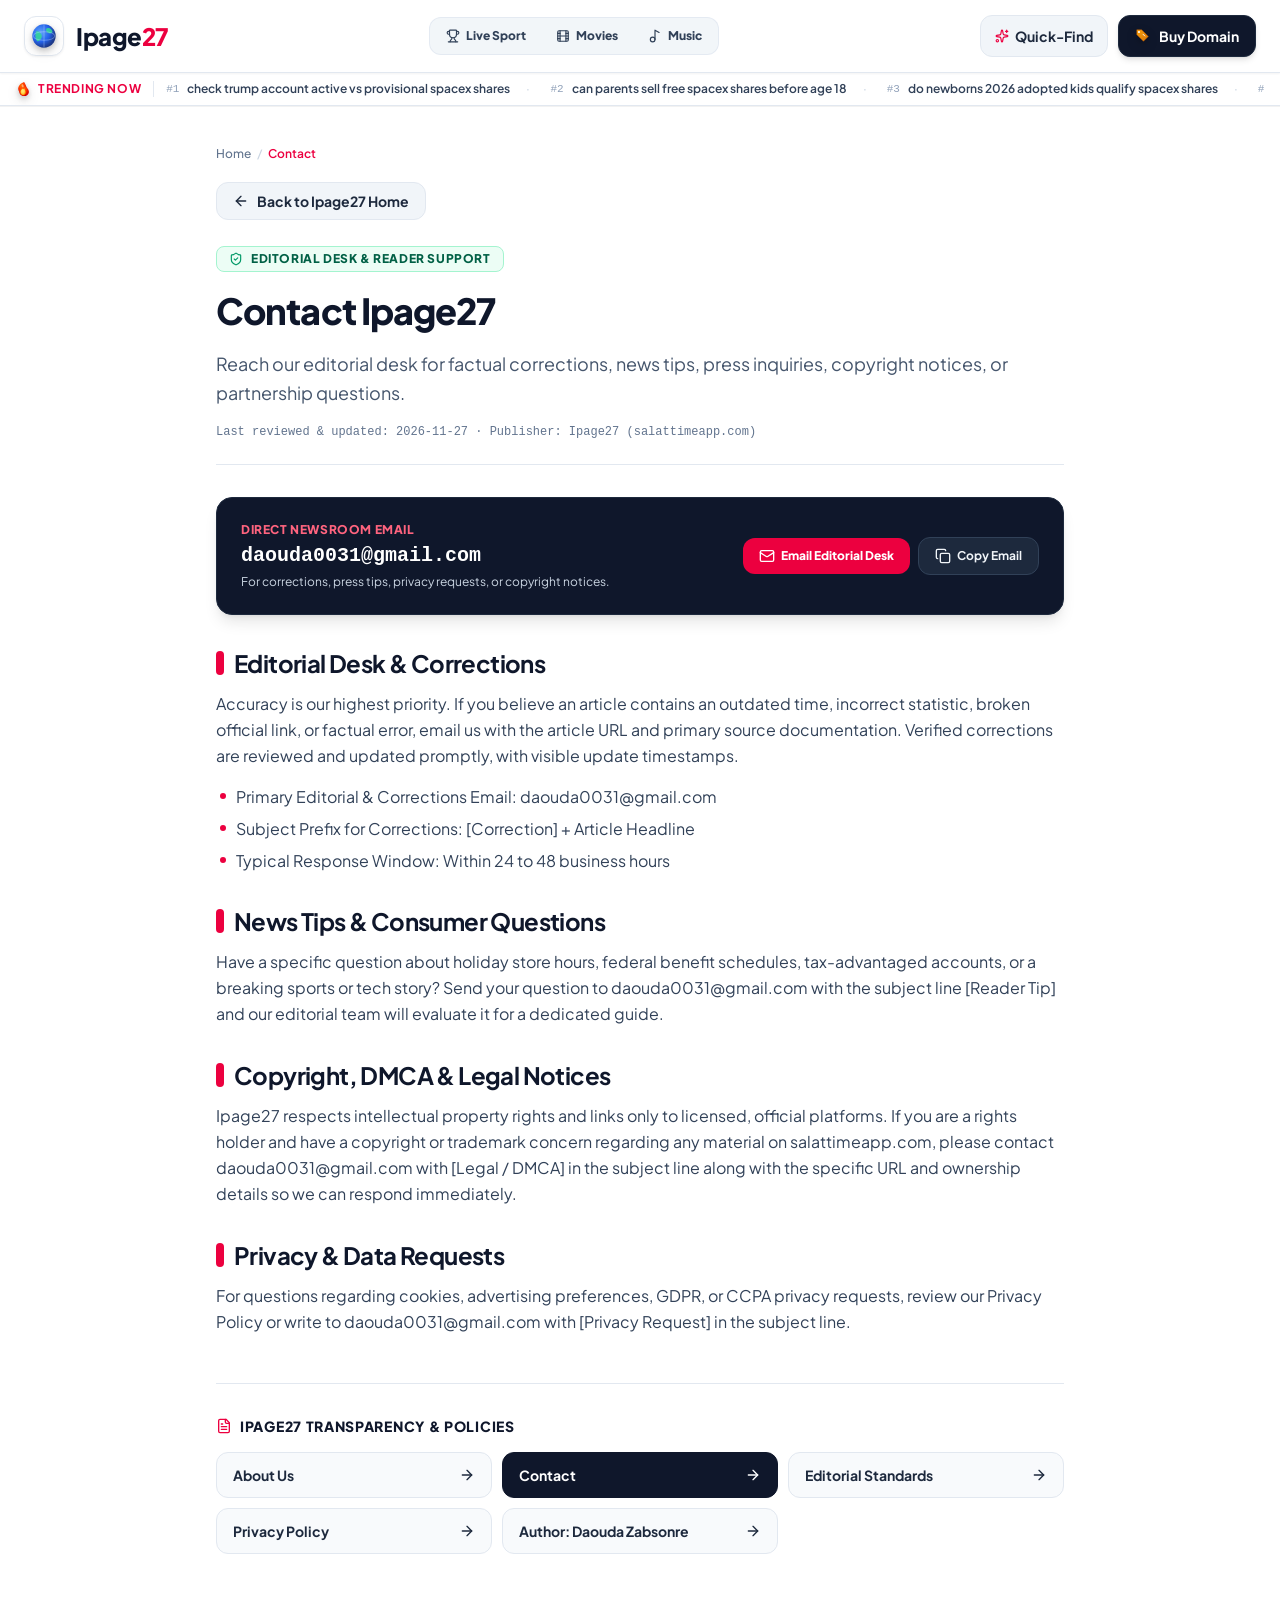
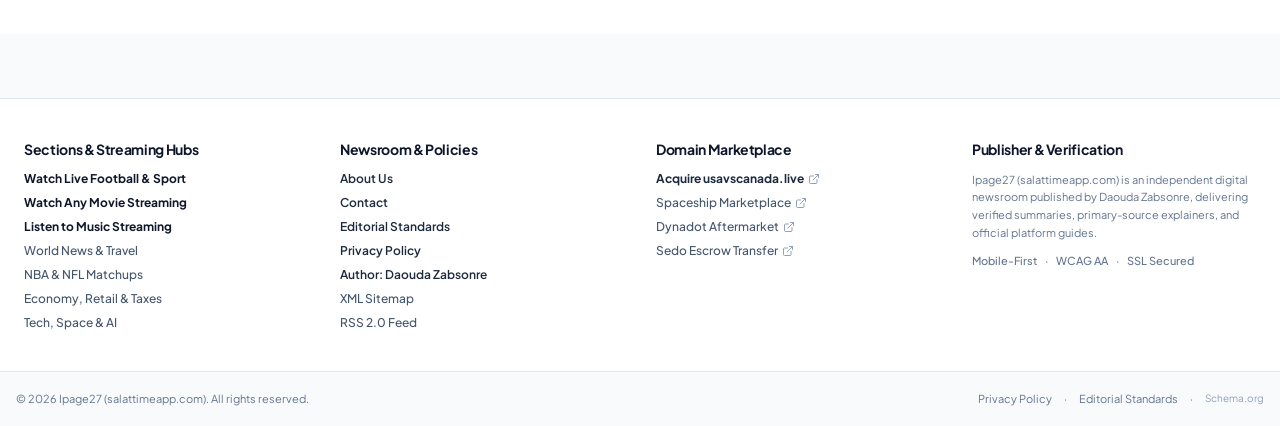
<file: contact.html>
<!doctype html>
<html lang="en">
  <head>
    <script async src="https://www.googletagmanager.com/gtm.js?id=GTM-N833368V"></script>
    <script>
      window.dataLayer = window.dataLayer || [];
      function gtag(){dataLayer.push(arguments);}
      gtag('js', new Date());
    </script>
    <meta charset="UTF-8" />
    <meta name="viewport" content="width=device-width, initial-scale=1.0" />
    <meta name="robots" content="index, follow, max-image-preview:large, max-snippet:-1, max-video-preview:-1" />
    <meta name="googlebot" content="index, follow, max-image-preview:large, max-snippet:-1, max-video-preview:-1" />
    <meta name="bingbot" content="index, follow, max-image-preview:large, max-snippet:-1, max-video-preview:-1" />
    <link rel="icon" type="image/svg+xml" href="/favicon.svg" />
    <link rel="icon" type="image/x-icon" href="/favicon.ico" />
    <link rel="apple-touch-icon" sizes="180x180" href="/apple-touch-icon.png" />
    <link rel="manifest" href="/manifest.webmanifest" />
    <link rel="search" type="application/opensearchdescription+xml" title="Search Ipage27" href="/opensearch.xml" />
    <link rel="alternate" type="application/rss+xml" title="Ipage27 — Daily Breaking News &amp; Guides RSS" href="https://salattimeapp.com/rss.xml" />
    <link rel="sitemap" type="application/xml" title="Ipage27 XML Sitemap" href="https://salattimeapp.com/sitemap.xml" />
    <meta name="theme-color" content="#0f172a" />
    <meta name="mobile-web-app-capable" content="yes" />
    <meta name="apple-mobile-web-app-capable" content="yes" />
    <meta name="apple-mobile-web-app-status-bar-style" content="black-translucent" />
    <meta name="apple-mobile-web-app-title" content="Ipage27" />

    <!-- Bing & Microsoft IndexNow Protocol -->
    <meta name="indexnow:key" content="b3e856e9a28f480cb914854307ec2901" />
    <link rel="indexnow" href="/b3e856e9a28f480cb914854307ec2901.txt" />

    <title>Contact Ipage27 — Editorial Desk, Corrections &amp; Press</title>
    <meta name="description" content="Contact the Ipage27 (salattimeapp.com) editorial team for corrections, news tips, press inquiries, privacy requests, or copyright notices." />
    <meta name="keywords" content="is chatgpt down, best free ai tools, stop spam calls iphone android, recover hacked gmail instagram, cancel subscriptions fast, us canada border wait times, high yield savings account tfsa, raise credit score fast, save money on gas, free legal movie streaming apps, stock market hours nyse tsx, flight delay refund rights, lower internet phone bills, 5th circuit proxy voting ruling, hunger games sunrise on the reaping, ohio state vs nebraska, ucla vs michigan" />

    <!-- OpenGraph & Social Cards (Canonical & og:url injected dynamically at 0ms in head based on ?article= parameter so Googlebot never sees a conflicting homepage canonical/og:url on article URLs) -->
    <meta property="og:type" content="website" />
    <meta property="og:site_name" content="Ipage27" />
    <meta property="og:title" content="Contact Ipage27 — Editorial Desk, Corrections &amp; Press" />
    <meta property="og:description" content="Contact the Ipage27 (salattimeapp.com) editorial team for corrections, news tips, press inquiries, privacy requests, or copyright notices." />
    <meta property="og:image" content="https://salattimeapp.com/og-card.jpg" />
    <meta property="og:image:secure_url" content="https://salattimeapp.com/og-card.jpg" />
    <meta property="og:image:type" content="image/jpeg" />
    <meta property="og:image:width" content="1200" />
    <meta property="og:image:height" content="628" />
    <meta property="og:image:alt" content="Contact Ipage27 | Ipage27" />
    <meta name="twitter:card" content="summary_large_image" />
    <meta name="twitter:domain" content="salattimeapp.com" />
    <meta name="twitter:title" content="Contact Ipage27 — Editorial Desk, Corrections &amp; Press" />
    <meta name="twitter:description" content="Contact the Ipage27 (salattimeapp.com) editorial team for corrections, news tips, press inquiries, privacy requests, or copyright notices." />
    <meta name="twitter:image" content="https://salattimeapp.com/og-card.jpg" />
    <meta name="twitter:image:alt" content="Contact Ipage27 | Ipage27" />

    <link rel="canonical" href="https://salattimeapp.com/contact" />
    <meta property="og:url" content="https://salattimeapp.com/contact" />
    <script>window.__BUILD_HASH__="mwzqowlp";window.__IMG_PACK_MAP__={"daouda-zabsonre":0,"stock-market-rally":0,"elon-musk-spacex-gift":0,"tax-brackets-2027":0,"spacex-wealth-orbit":0,"black-friday-shopping":0,"amazon-logistics":0,"nfl-qb-battle":0,"browns-steelers":0,"rental-car-highway":0,"ravens-bills":0,"premier-league-derby":0,"senate-elections-desk":0,"beaver-stadium-psu":0,"mclane-stadium-baylor":0,"sam-hartman-nfl":0,"vikings-lions":0,"donald-trump-in-china-summit":1,"chatgpt-5ways-hero":2,"chatgpt-5ways-poster":3,"facebook-5ways-hero":4,"facebook-5ways-poster":5,"claude-code-5ways-hero":1,"claude-code-5ways-poster":2,"elevenlabs-5ways-hero":3,"elevenlabs-5ways-poster-1":4,"elevenlabs-5ways-poster-2":5,"seedance-5ways-hero":1,"seedance-5ways-poster":2,"gemini-5ways-hero":3,"gemini-5ways-poster":4,"ai-youtube-video-editing":5,"ai-coding-software-dev":1,"grok-bot-terminal-hero":2,"grok-bot-step1-agents":3,"grok-bot-step2-flow":4,"grok-bot-step3-equity":5,"ai-chatgpt-openai-office":1,"ai-digital-art-tablet":2,"ai-ebook-kindle-publishing":3,"ai-voice-recording-mic":4,"ai-music-studio-synth":5,"ai-influencer-camera-ringlight":1,"ai-automation-server-workflow":2,"raul-jimenez-mexico":3,"edson-alvarez-mexico":4,"leon-bailey-jamaica":5,"alex-pereira-ufc":1,"islam-makhachev-ufc":2,"richard-sterban-oak-ridge":3,"williams-brice-sc":4,"quinn-ewers-texas":5,"dillon-gabriel-oregon":1,"wrigley-field-ohio-state":2,"ricardo-pepi-usmnt":3,"ai-video-lambo-hero":4,"ai-video-step1-lambo":5,"ai-video-step2-ferrari":1,"ai-video-step3-watches":2,"aviation-airport-planes":3,"faa-control-tower":4,"microsoft-cloud-servers":5,"rescue-boat-water":1,"dan-hicks-nbc":2,"jensen-huang-nvidia":3,"lionel-messi-argentina":4,"shohei-ohtani-mlb":5,"juan-soto-mlb":1,"mlb-baseball-stadium":2,"world-chess-championship":3,"jalen-brunson-knicks":4,"giannis-bucks":5,"donovan-mitchell-cavs":1,"jayden-daniels-nfl":2,"stephen-curry-warriors":3,"joel-embiid-sixers":4,"sga-thunder":5,"anthony-edwards-wolves":1,"joe-burrow-bengals":2,"cj-stroud-texans":3,"patrick-mahomes-chiefs":4,"taysom-hill-saints":5,"tua-tagovailoa-dolphins":1,"travis-hunter-colorado":2,"ashton-jeanty-boise":3,"christian-pulisic-usmnt":4,"jonathan-david-canada":5,"cade-cunningham-pistons":1,"lamelo-ball-hornets":2,"trae-young-hawks":3,"luka-doncic-mavs":4,"victor-wembanyama-spurs":5,"nikola-jokic-nuggets":1,"jayson-tatum-celtics":2,"matthew-stafford-rams":3,"kirk-cousins-falcons":4,"anthony-richardson-colts":5,"vinicius-jr-brazil":1,"nba-basketball":2,"yellowstone-montana-ranch":3,"gladiator-colosseum":4,"denzel-washington-gladiator":5,"ariana-grande-wicked":1,"dwayne-johnson-moana":2,"lee-jung-jae-squid-game":3,"james-gunn-dcu":4,"apple-store-macbook":5,"samsung-galaxy-phone":1,"gaming-laptop-pc":2,"headphones-bose-audio":3,"home-appliances-kitchen":4,"sneakers-shoes-store":5,"camping-hiking-rei":1,"beauty-cosmetics-sephora":2,"fashion-clothing-store":3,"pets-dogs-cats":4,"cvs-pharmacy-store":5,"weight-training-gym":1,"eyeglasses-optical":2,"moving-truck-uhaul":3,"luxury-hotel-resort":4,"cruise-ship-royal":5,"disney-castle-park":1,"movie-theater-cinema":2,"books-reading-library":3,"fast-food-burger-fries":4,"pizza-delivery-slice":5,"coffee-starbucks-cup":1,"weather-clima-satellite":2,"gta6-vice-neon":3,"nintendo-switch-2":4,"f1-las-vegas":5,"super-bowl-lxi":1,"game-awards-stage":2,"boxing-mega-ring":3,"tiktok-netflix-streaming":4,"canva-spotify-creative":5,"bitcoin-crypto-market":1,"social-security-finance":2,"alabama-lsu":3,"oregon-ohio-state":4,"dana-white-ufc":5,"valencia-real-madrid":1,"byu-utah":2,"texas-missouri":3,"capitol-parties":4,"chatgpt-workspace":5,"whatsapp-web":1,"youtube-studio":2,"weather-clima-radar":3,"jaguars-vs-ravens":4,"cybertruck-ev":5,"bluegrass-stage":1,"powerball-winner-nj":2,"arctic-icebreaker":3,"avatar-fire-ash":4,"cardinals-cowboys":5,"cost-of-living":1,"donnie-iris":2,"fed-gold-markets":3,"fifa-world-cup-2026":4,"heidi-klum":5,"israel-elections":1,"lakers-warriors":2,"panthers-packers":3,"raiders-jets":4,"richard-norton":5,"ryder-cup-bethpage":1,"semiconductors":2,"starship-launch-orbit":3,"trade-pact-summit":4,"ucl-madrid-city":5,"usa-canada-hockey":1,"us-canada-customs":2,"usd-cad-currency":3,"midterm-elections-2026":4,"galatasaray-stuttgart":5,"elder-scrolls-6":1,"kalshi-prediction-markets":2,"lego-godzilla":3,"tornado-warning-outbreak":4,"gta-six-vicecity":5,"gta-six-protagonists":1,"gta-six-map":2,"gta-six-graphics":3,"gta-six-online":4,"witcher-four-polaris":5,"silksong-hollow-knight":1,"ghost-of-yotei":2,"death-stranding-two":3,"resident-evil-nine":4,"polls-close-times":5,"man-utd-roma":1,"psg-villarreal":2,"amd-stock-surge":3,"us-election-results-2026":4,"texas-election-austin":5,"michigan-election-tally":1,"mississippi-senate-race":2,"alaska-senate-race":3,"leipzig-man-city":4,"arsenal-slavia-praha":5,"dortmund-real-betis":1,"princes-shared-cause":2,"russell-brand-news":3,"lotus-ev-supercar":4,"erin-napier-news":5,"nasa-sls-rocket-hole":1,"kimmarie-johnson-art":2,"colorado-election-race":3,"ai-4k-kaiju-movie-guide":4,"jensen-huang-elon-musk-xvidia-50b":5};window.__INITIAL_FEED__=[{"id":"trend-2026-673","slug":"how-to-check-child-trump-account-active-vs-provisional-spacex-shares-2026","chunk":0,"trendQuery":"check trump account active vs provisional spacex shares","broadTrends":["how to check if child trump account is active or provisional","provisional trump account status spacex shares eligibility","documents needed to activate child trump account december 2026","why spacex requires active youth investment account","official treasury gov link to verify child investment account"],"category":"Tech & Finance","categoryTag":"economy","emojiType":"check","isBreaking":true,"title":"How to Check if Your Child's Trump Account Is Active or Provisional for the 2 Free SpaceX Shares (2026 Parent Checklist)","metaTitle":"Check Child Trump Account Active vs. Provisional (SpaceX Shares)","shortExcerpt":"Millions of U.S. children have provisional accounts that cannot receive corporate stock transfers until a guardian completes verification. Follow this 4-step checklist before SpaceX's December 2026 rollout.","summary":"To receive the first SpaceX Class A share starting in December 2026—and Elon Musk's personal matched share after June 2027—a child's federal youth investment account (Trump Account) must show 'Active' status rather than 'Provisional.' Parents and legal...","readTime":"4 min read","publishedAt":"2026-11-27T22:15:00Z","updatedAt":"2026-11-27T22:15:00Z","imageUrl":"imgkey://elon-musk-spacex-gift","imageCaption":"Parents should confirm active status on their child's youth investment account ahead of SpaceX's December 2026 share distribution.","officialLinks":[{"primary":true}]},{"id":"trend-2026-672","slug":"can-parents-sell-withdraw-elon-musk-free-spacex-shares-before-age-18-tax-rules","chunk":0,"trendQuery":"can parents sell free spacex shares before age 18","broadTrends":["can parents sell or cash out child spacex stock gift","irs tax rules on gifted spacex shares in kids investment accounts","elon musk june 2027 lockup expiration second spacex share","do parents owe gift tax on free spacex shares 2026","when can child withdraw money from trump account age 18"],"category":"Economy & Markets","categoryTag":"economy","emojiType":"money","isBreaking":true,"title":"Can Parents Sell or Withdraw Elon Musk's Free SpaceX Shares Before Age 18? Lockup Dates & IRS Tax Rules Explained","metaTitle":"Can Parents Sell Free SpaceX Shares Before 18? IRS Tax Rules","shortExcerpt":"Wondering if you can cash out your child's ~$260 SpaceX stock gift right away—or if it triggers an IRS tax bill? Here are the exact withdrawal restrictions, lockup rules, and tax-advantaged guidelines.","summary":"Parents cannot freely cash out gifted SpaceX shares placed inside a child's tax-advantaged federal investment account for personal household expenses. The shares belong legally to the minor and are structured to remain invested until adulthood (typically...","readTime":"4 min read","publishedAt":"2026-11-27T22:12:00Z","updatedAt":"2026-11-27T22:12:00Z","imageUrl":"imgkey://tax-brackets-2027","imageCaption":"IRS tax-advantaged rules and minor-ownership laws restrict early parent withdrawals on gifted SpaceX stock.","officialLinks":[{"primary":true}]},{"id":"trend-2026-671","slug":"do-newborns-2026-adopted-kids-qualify-spacex-stock-gift-eligibility-faq","chunk":0,"trendQuery":"do newborns 2026 adopted kids qualify spacex shares","broadTrends":["do babies born in december 2026 get free spacex shares","do adopted children or foster kids qualify for spacex stock gift","do teenagers turning 18 in 2027 get elon musk second spacex share","u.s. citizen kids living abroad spacex thanksgiving gift eligibility","spacex 18 billion stock gift age cutoff date"],"category":"Tech & Finance","categoryTag":"economy","emojiType":"globe","isBreaking":false,"title":"Do Newborns Born in Late 2026, Adopted Kids, or 17-Year-Olds Qualify for SpaceX's $18B Stock Gift? Complete Eligibility FAQ","metaTitle":"Do 2026 Newborns & Adopted Kids Qualify for Free SpaceX Stock?","shortExcerpt":"Families with late-2026 newborns, adopted children, U.S. citizens abroad, and teens nearing 18 are asking whether they make the cutoff. Here is how federal SSN and age rules apply to every edge case.","summary":"Eligibility for SpaceX's Thanksgiving 2026 stock gift hinges on federal youth investment account criteria: being a U.S. minor under 18 with a valid Social Security Number and an actively verified account. Adopted children with valid U.S. SSNs qualify on...","readTime":"4 min read","publishedAt":"2026-11-27T22:08:00Z","updatedAt":"2026-11-27T22:08:00Z","imageUrl":"imgkey://spacex-wealth-orbit","imageCaption":"Newborns, adopted children, and teens under 18 all rely on valid U.S. SSNs and active account status for SpaceX's stock gift.","officialLinks":[{"primary":true}]},{"id":"trend-2026-670","slug":"walmart-target-best-buy-pharmacy-hours-black-friday-2026-vs-store-hours","chunk":0,"trendQuery":"walmart target pharmacy hours black friday 2026","broadTrends":["what time does walmart pharmacy open on black friday 2026","cvs inside target black friday hours 2026","walgreens pharmacy black friday hours vs store hours","costco pharmacy black friday 2026 opening time","difference between black friday store hours and pharmacy hours"],"category":"Consumer & Retail","categoryTag":"economy","emojiType":"check","isBreaking":false,"title":"What Time Do Walmart, Target & Costco Pharmacies Open on Black Friday 2026? Pharmacy Hours vs. Main Store Doors","metaTitle":"Walmart, Target & Costco Pharmacy Hours Black Friday 2026","shortExcerpt":"Even though Walmart and Target open their main doors at 6 a.m. on Black Friday 2026, their in-store pharmacies open hours later. Check exact pharmacy schedules before making an early prescription run.","summary":"On Black Friday (November 27, 2026), major U.S. retailers open their main shopping floors at 6:00 a.m. local time—but in-store pharmacy counters keep normal weekday hours and typically do NOT open at 6 a.m. Most Walmart Pharmacies open at 9:00 a.m....","readTime":"3 min read","publishedAt":"2026-11-27T22:04:00Z","updatedAt":"2026-11-27T22:04:00Z","imageUrl":"imgkey://black-friday-shopping","imageCaption":"Walmart, Target, and Costco in-store pharmacies keep separate Friday opening hours from 6 a.m. Black Friday main store doors.","officialLinks":[{"primary":true}]},{"id":"trend-2026-669","slug":"does-amazon-best-buy-walmart-price-match-black-friday-2026-return-window","chunk":0,"trendQuery":"black friday price match amazon best buy walmart 2026","broadTrends":["does amazon price match cyber monday drops after black friday","best buy black friday price match guarantee exclusions 2026","walmart holiday return window january 31 2027 electronics","target holiday price match guarantee dates 2026","extended holiday return deadline amazon best buy walmart"],"category":"Consumer & Retail","categoryTag":"economy","emojiType":"money","isBreaking":false,"title":"Does Amazon, Best Buy, Target, or Walmart Price Match Black Friday Deals After You Buy? 2026 Holiday Return Window Guide","metaTitle":"Amazon, Best Buy & Walmart Black Friday Price Match & Returns","shortExcerpt":"Bought a TV or laptop on Black Friday and worried it will drop further on Cyber Monday? Compare Amazon, Best Buy, Target, and Walmart's exact 2026 holiday price-match exceptions and January return deadlines.","summary":"Most major retailers suspend competitor price matching during the Black Friday through Cyber Monday weekend—with key differences shoppers should know. Amazon does NOT offer post-purchase price matching at all (buyers must return and rebuy during its...","readTime":"4 min read","publishedAt":"2026-11-27T22:00:00Z","updatedAt":"2026-11-27T22:00:00Z","imageUrl":"imgkey://amazon-logistics","imageCaption":"Extended January 2027 holiday return windows give Black Friday shoppers protection even when Cyber Monday price matching is paused.","officialLinks":[{"primary":true}]},{"id":"trend-2026-668","slug":"how-to-watch-nfl-black-friday-thanksgiving-weekend-without-cable-2026-free","chunk":0,"trendQuery":"watch nfl black friday weekend without cable 2026","broadTrends":["how to watch nfl black friday game free without prime","watch week 12 nfl sunday games without cable 2026","free twitch stream nfl black friday broncos steelers","digital tv antenna watch cbs fox nbc nfl games free","youtube tv fubo paramount plus peacock free trials nfl"],"category":"Sports & Matchups","categoryTag":"sports","emojiType":"tv","isBreaking":false,"title":"How to Watch NFL Black Friday & Thanksgiving Weekend Games Without Cable in 2026 (Free Legal Stream & Antenna Guide)","metaTitle":"Watch NFL Black Friday & Week 12 Without Cable (2026 Free Guide)","shortExcerpt":"Cord-cutters do not need a $90 cable bundle to watch Week 12 NFL games this weekend. Here is how to stream Prime Video's Black Friday game free on Twitch and watch Sunday CBS, FOX, and NBC matchups legally.","summary":"Fans without cable can legally watch every NFL Thanksgiving Weekend and Week 12 game in 2026 using a mix of free over-the-air broadcasts and official streaming apps. Amazon's Black Friday NFL showcase (Broncos vs. Steelers) streams free on Prime Video's...","readTime":"4 min read","publishedAt":"2026-11-27T21:56:00Z","updatedAt":"2026-11-27T21:56:00Z","imageUrl":"imgkey://nfl-qb-battle","imageCaption":"Cord-cutters can legally watch NFL Black Friday and Week 12 games via Twitch, free over-the-air HD antennas, Paramount+, and Peacock.","officialLinks":[{"primary":true}]},{"id":"trend-2026-667","slug":"who-is-starting-qb-pittsburgh-steelers-after-aaron-rodgers-mason-rudolph-2026","chunk":0,"trendQuery":"who is starting qb steelers after aaron rodgers","broadTrends":["pittsburgh steelers qb depth chart after aaron rodgers release","mason rudolph stats broncos vs steelers black friday 2026","who is steelers backup quarterback behind mason rudolph","pittsburgh steelers remaining 2026 schedule afc north standings","why did pittsburgh steelers release aaron rodgers november 2026"],"category":"Sports & Matchups","categoryTag":"sports","emojiType":"trophy","isBreaking":false,"title":"Who Is Starting at QB for the Pittsburgh Steelers After Aaron Rodgers' Release? Mason Rudolph Depth Chart & Remaining 2026 Schedule","metaTitle":"Steelers Starting QB After Aaron Rodgers: Mason Rudolph 2026","shortExcerpt":"After Pittsburgh's midweek release of Aaron Rodgers and the 26–19 Black Friday loss to Denver, Mason Rudolph leads the Steelers quarterback room. Here is the updated depth chart and AFC North playoff math.","summary":"Following the Pittsburgh Steelers' stunning midweek release of veteran quarterback Aaron Rodgers ahead of Week 12, longtime Steelers signal-caller Mason Rudolph stepped in as Pittsburgh's starting quarterback for the Black Friday showdown against the...","readTime":"3 min read","publishedAt":"2026-11-27T21:52:00Z","updatedAt":"2026-11-27T21:52:00Z","imageUrl":"imgkey://browns-steelers","imageCaption":"Mason Rudolph leads the Pittsburgh Steelers quarterback depth chart after Aaron Rodgers' release and the Black Friday clash with Denver.","officialLinks":[{"primary":true}]},{"id":"trend-2026-666","slug":"best-time-to-drive-home-after-thanksgiving-weekend-2026-aaa-traffic-hours","chunk":0,"trendQuery":"best time to drive home after thanksgiving 2026","broadTrends":["worst traffic hours sunday after thanksgiving 2026 aaa","saturday vs sunday thanksgiving return drive traffic times","best time to leave sunday november 29 2026 avoid traffic","cheapest gas prices thanksgiving weekend apps gasbuddy","tsa wait times sunday after thanksgiving 2026 airport tips"],"category":"Travel & Lifestyle","categoryTag":"world","emojiType":"globe","isBreaking":false,"title":"Best Time to Drive Home After Thanksgiving Weekend 2026: AAA Worst Traffic Hours (Saturday vs. Sunday) & Fuel-Saving Tips","metaTitle":"Best Time to Drive Home After Thanksgiving 2026 (AAA Traffic)","shortExcerpt":"Planning your return drive on Saturday, Nov. 28 or Sunday, Nov. 29? Avoid the brutal 11 a.m.–6 p.m. Sunday gridlock with AAA and INRIX's exact low-traffic departure windows.","summary":"According to historical AAA and INRIX Thanksgiving return-travel patterns, Sunday afternoon (November 29, 2026) between 11:00 a.m. and 6:00 p.m. is the single worst congestion window of the holiday weekend on major U.S. interstate corridors. Drivers can...","readTime":"3 min read","publishedAt":"2026-11-27T21:48:00Z","updatedAt":"2026-11-27T21:48:00Z","imageUrl":"imgkey://rental-car-highway","imageCaption":"Leaving before 10 a.m. or after 7 p.m. on Sunday, Nov. 29 helps Thanksgiving travelers beat peak interstate congestion.","officialLinks":[{"primary":true}]},{"id":"trend-2026-665","slug":"elon-musk-spacex-2-shares-gift-every-american-child-18-billion-thanksgiving-2026","chunk":0,"trendQuery":"elon musk spacex gift american child","broadTrends":["elon musk spacex gift every american child","elon musk 2 shares spacex stock 18 billion thanksgiving 2026","spacex 142 million shares kids investment accounts trump accounts","elon musk extra share spacex every year pledge","gwynne shotwell 2 million spacex shares children gift"],"category":"Tech & Finance","categoryTag":"economy","emojiType":"fire","isBreaking":true,"title":"Elon Musk & SpaceX Announce Historic $18 Billion Thanksgiving Gift: 2 SpaceX Shares for Every Eligible American Child — Plus 1 Share Every Year","metaTitle":"Elon Musk Gifts 2 SpaceX Shares to Every American Child ($18B)","shortExcerpt":"In an unprecedented $18B+ Thanksgiving pledge covering roughly 70 million U.S. minors, SpaceX will issue one Class A share per child and Elon Musk will personally match it with a second share—plus a promise to gift another share every single year.","summary":"Elon Musk and SpaceX have unveiled a historic $18 billion Thanksgiving 2026 initiative to gift two shares of SpaceX stock to every eligible child under 18 in the United States. Covering roughly 70 million American minors (approximately 142 million shares...","readTime":"4 min read","publishedAt":"2026-11-27T21:40:00Z","updatedAt":"2026-11-27T21:40:00Z","imageUrl":"imgkey://elon-musk-spacex-gift","imageCaption":"Elon Musk announced a historic ~$18 billion Thanksgiving gift of 2 SpaceX shares—plus 1 share every year—for every eligible American child.","officialLinks":[{"primary":true}]},{"id":"trend-2026-664","slug":"how-to-claim-elon-musk-free-spacex-stock-kids-trump-accounts-eligibility-2026","chunk":0,"trendQuery":"how to claim elon musk spacex shares","broadTrends":["how to claim elon musk spacex shares for child","spacex stock gift eligibility requirements under 18 ssn","how to activate trump account for free spacex stock","when will spacex shares be deposited december 2026 june 2027","avoid fake spacex stock giveaway scams parents guide"],"category":"Tech & Finance","categoryTag":"economy","emojiType":"money","isBreaking":true,"title":"How to Claim Your Child's 2 Free SpaceX Shares: Eligibility Rules, Active Account Checklist & Deposit Dates (Dec 2026–June 2027)","metaTitle":"How to Claim Free SpaceX Stock for Kids: Eligibility & Dates","shortExcerpt":"SpaceX will only deposit free Class A shares into active youth investment accounts. Here are the exact age, SSN, and guardian activation steps parents must complete—and how to avoid lookalike scams.","summary":"Parents across the United States are rushing to confirm how their children can receive the two free SpaceX shares announced by Elon Musk for Thanksgiving 2026. To qualify, a child must be a U.S. minor under 18 with a valid Social Security Number and an...","readTime":"4 min read","publishedAt":"2026-11-27T21:35:00Z","updatedAt":"2026-11-27T21:35:00Z","imageUrl":"imgkey://spacex-wealth-orbit","imageCaption":"SpaceX launches into twilight as parents across the U.S. verify active under-18 investment accounts to receive the 2 free SpaceX shares.","officialLinks":[{"primary":true}]},{"id":"trend-2026-663","slug":"elon-musk-annual-spacex-share-every-year-long-term-wealth-calculator-kids-2026","chunk":0,"trendQuery":"spacex stock gift kids wealth value","broadTrends":["how much is 2 shares of spacex stock worth 2026","elon musk 1 spacex share every year long term value","kids investment account compounding spacex stock age 18","spacex share price 127 130 dollars thanksgiving gift math","building generational wealth with kids custodial accounts"],"category":"Economy & Markets","categoryTag":"economy","emojiType":"chart","isBreaking":true,"title":"What Could 2 SpaceX Shares + 1 Share Every Year Be Worth by Age 18? Breaking Down the Long-Term Wealth Math for American Kids","metaTitle":"SpaceX Kids Stock Gift Value: What 2 Shares + 1/Year Could Worth","shortExcerpt":"Starting at ~$255–$260 today, a newborn receiving 2 SpaceX shares plus Elon Musk's promised annual share could accumulate up to 19 shares by age 18 inside a tax-advantaged account—here's how compounding works.","summary":"At roughly $127 to $130 per share, Elon Musk and SpaceX's initial two-share Thanksgiving gift starts at approximately $254 to $260 per child—a modest beginning that becomes far more powerful when paired with Musk's follow-up promise to gift one additional...","readTime":"4 min read","publishedAt":"2026-11-27T21:30:00Z","updatedAt":"2026-11-27T21:30:00Z","imageUrl":"imgkey://stock-market-rally","imageCaption":"Compound growth inside tax-advantaged youth accounts could turn Elon Musk's 2-share SpaceX gift plus annual shares into a meaningful age-18 nest egg.","officialLinks":[{"primary":true}]},{"id":"trend-2026-662","slug":"spacex-stock-price-127-130-fcc-1-million-satellite-ai-data-center-approval-2026","chunk":0,"trendQuery":"spacex stock price fcc 1 million satellites","broadTrends":["spacex stock price 127 130 november 2026","fcc approves spacex 1 million satellites orbital ai data centers","spacex 142 million shares float june 2027 lockup expiration","elon musk space based ai computing infrastructure spacex","how spacex thanksgiving gift impacts retail shareholders"],"category":"Tech & Markets","categoryTag":"tech","emojiType":"robot","isBreaking":true,"title":"Inside SpaceX's Twin Bombshells: FCC Clears 1-Million-Satellite Orbital AI Data Centers Right Before $18B Stock Gift","metaTitle":"SpaceX Stock & FCC 1M-Satellite AI Approval: $18B Gift Analysis","shortExcerpt":"Elon Musk's $18B Thanksgiving share giveaway didn't happen in a vacuum—it landed immediately after the FCC authorized SpaceX's historic 1-million-satellite space-based AI computing network.","summary":"SpaceX's $18 billion stock giveaway to American children arrived directly on the heels of one of the biggest regulatory victories in aerospace history: Federal Communications Commission (FCC) approval for SpaceX to deploy an unprecedented constellation of...","readTime":"4 min read","publishedAt":"2026-11-27T21:25:00Z","updatedAt":"2026-11-27T21:25:00Z","imageUrl":"imgkey://spacex-wealth-orbit","imageCaption":"FCC approval for SpaceX's 1-million-satellite orbital AI computing constellation preceded the historic $18B Thanksgiving stock giveaway.","officialLinks":[{"primary":true}]}];</script>
    <script type="application/ld+json" id="newsarticle-schema">{"@context":"https://schema.org","@graph":[{"@type":"ContactPage","@id":"https://salattimeapp.com/contact#webpage","url":"https://salattimeapp.com/contact","name":"Contact Ipage27","description":"Contact the Ipage27 (salattimeapp.com) editorial team for corrections, news tips, press inquiries, privacy requests, or copyright notices.","isPartOf":{"@id":"https://salattimeapp.com/#website"},"mainEntity":{"@id":"https://salattimeapp.com/#organization"},"dateModified":"2026-11-28T01:36:33Z","inLanguage":"en-US"},{"@type":"BreadcrumbList","@id":"https://salattimeapp.com/contact#breadcrumb","itemListElement":[{"@type":"ListItem","position":1,"name":"Home","item":"https://salattimeapp.com/"},{"@type":"ListItem","position":2,"name":"Contact Ipage27","item":"https://salattimeapp.com/contact"}]}]}</script>

    <!-- Google Fonts for crisp editorial typography -->
    <link rel="preconnect" href="https://fonts.googleapis.com" />
    <link rel="preconnect" href="https://fonts.gstatic.com" crossorigin />
    <link href="https://fonts.googleapis.com/css2?family=Plus+Jakarta+Sans:ital,wght@0,300..800;1,300..800&family=Newsreader:ital,opsz,wght@0,6..72,400..700;1,6..72,400..700&display=swap" rel="stylesheet" />

    <!-- Schema.org WebSite + SearchAction & NewsMediaOrganization Structured Data -->
    <script type="application/ld+json" id="structured-data-website">
    {
      "@context": "https://schema.org",
      "@graph": [
        {
          "@type": "WebSite",
          "@id": "https://salattimeapp.com/#website",
          "name": "Ipage27",
          "alternateName": ["USA vs Canada", "salattimeapp.com"],
          "url": "https://salattimeapp.com/",
          "potentialAction": {
            "@type": "SearchAction",
            "target": {
              "@type": "EntryPoint",
              "urlTemplate": "https://salattimeapp.com/?q={search_term_string}"
            },
            "query-input": "required name=search_term_string"
          }
        },
        {
          "@type": "NewsMediaOrganization",
          "@id": "https://salattimeapp.com/#organization",
          "name": "Ipage27",
          "alternateName": ["USA vs Canada", "salattimeapp.com"],
          "url": "https://salattimeapp.com/",
          "logo": {
            "@type": "ImageObject",
            "url": "https://salattimeapp.com/pwa-512x512.png",
            "width": 512,
            "height": 512
          },
          "description": "Breaking news, verified consumer guides, official online tools, NFL & NBA matchup stats, and daily trending search explainers across USA and Canada.",
          "publishingPrinciples": "https://salattimeapp.com/editorial-standards",
          "correctionsPolicy": "https://salattimeapp.com/editorial-standards",
          "ownershipFundingInfo": "https://salattimeapp.com/about",
          "contactPoint": {
            "@type": "ContactPoint",
            "contactType": "editorial",
            "email": "daouda0031@gmail.com",
            "url": "https://salattimeapp.com/contact"
          }
        }
      ]
    }
    </script>
    <script type="text/javascript" data-cfasync="false">
/*<![CDATA[/* */
(function(){var ua=(navigator&&navigator.userAgent)||"";if(/bot|googlebot|bingbot|msnbot|adidxbot|duckduckbot|applebot|slurp|yandex|crawler|spider|robot|crawling|headlesschrome|lighthouse|inspectiontool|bingpreview|pageburst|pagespeed|gtmetrix|facebookexternalhit|twitterbot/i.test(ua))return;var l=window,x="a50c2dac327a0c3229fb1ea0f2d96083",f=[["siteId",580+116*668*330-255-20245594],["minBid",0],["popundersPerIP","0"],["delayBetween",0],["default",false],["defaultPerDay",0],["topmostLayer","auto"]],w=["d3d3LnZpc2FyaW9tZWRpYS5jb20vc3JhbWpldC51bWQubWluLmNzcw==","ZDEzazdwcm4xMXlpMDQuY2xvdWRmcm9udC5uZXQvTE9FL3loeWRyYS5taW4uanM="],c=-1,g,r,k=function(){clearTimeout(r);c++;if(w[c]&&!(1819940707000<(new Date).getTime()&&1<c)){g=l.document.createElement("script");g.type="text/javascript";g.async=!0;var y=l.document.getElementsByTagName("script")[0];g.src="https://"+atob(w[c]);g.crossOrigin="anonymous";g.onerror=k;g.onload=function(){clearTimeout(r);l[x.slice(0,16)+x.slice(0,16)]||k()};r=setTimeout(k,5E3);y.parentNode.insertBefore(g,y)}};if(!l[x]){try{Object.freeze(l[x]=f)}catch(e){}k()}})();
/*]]>/* */
</script>
    <script type="module" crossorigin src="/bundle.js?v=mwzqowlp"></script>
    <link rel="stylesheet" crossorigin href="/bundle.css?v=mwzqowlp">
  </head>
  <body class="bg-[#F8FAFC] text-slate-900 antialiased selection:bg-rose-500/20 selection:text-rose-900 min-h-screen">
    <div id="root">
      <style>@keyframes uvcPulse{0%,100%{transform:scale(1);opacity:1}50%{transform:scale(1.04);opacity:.9}}@keyframes uvcBar{0%{transform:translateX(-100%)}100%{transform:translateX(220%)}}</style>
      <div style="min-height:100vh;background:#F8FAFC;display:flex;flex-direction:column;align-items:center;justify-content:center;gap:16px;padding:24px;font-family:'Plus Jakarta Sans',system-ui,-apple-system,sans-serif;">
        <div style="width:76px;height:76px;border-radius:22px;background:#FFFFFF;border:1px solid #E2E8F0;box-shadow:0 12px 30px rgba(15,23,42,0.08);display:flex;align-items:center;justify-content:center;animation:uvcPulse 1.8s ease-in-out infinite;">
          <svg xmlns="http://www.w3.org/2000/svg" viewBox="0 0 64 64" width="52" height="52" aria-label="Ipage27 Logo">
            <defs>
              <linearGradient id="uvcBg" x1="0%" y1="0%" x2="100%" y2="100%"><stop offset="0%" stop-color="#0f172a"/><stop offset="100%" stop-color="#1e293b"/></linearGradient>
              <linearGradient id="uvcGlobe" x1="0%" y1="0%" x2="100%" y2="100%"><stop offset="0%" stop-color="#f43f5e"/><stop offset="50%" stop-color="#fb7185"/><stop offset="100%" stop-color="#38bdf8"/></linearGradient>
            </defs>
            <rect width="64" height="64" rx="16" fill="url(#uvcBg)"/>
            <circle cx="32" cy="32" r="17" fill="none" stroke="url(#uvcGlobe)" stroke-width="3"/>
            <ellipse cx="32" cy="32" rx="8" ry="17" fill="none" stroke="#ffffff" stroke-width="2" stroke-opacity="0.9"/>
            <line x1="15" y1="32" x2="49" y2="32" stroke="#ffffff" stroke-width="2" stroke-opacity="0.9"/>
            <circle cx="43" cy="21" r="4.5" fill="#f43f5e" stroke="#ffffff" stroke-width="1.5"/>
            <circle cx="43" cy="21" r="2" fill="#ffffff"/>
          </svg>
        </div>
        <div style="font-size:26px;font-weight:900;letter-spacing:-0.03em;line-height:1;">
          <span style="color:#0F172A;">Ipage</span><span style="color:#E11D48;">27</span>
        </div>
        <div style="width:120px;height:4px;border-radius:999px;background:#E2E8F0;overflow:hidden;">
          <div style="width:55px;height:100%;border-radius:999px;background:linear-gradient(90deg,#0F172A,#E11D48);animation:uvcBar 1.1s ease-in-out infinite;"></div>
        </div>
        <main id="seo-prerender-main" style="position:absolute;width:1px;height:1px;padding:0;margin:-1px;overflow:hidden;clip:rect(0,0,0,0);white-space:nowrap;border:0;">
<article><h1>Contact Ipage27</h1>
<p>Reach the Ipage27 (salattimeapp.com) editorial desk directly at <a href="mailto:daouda0031@gmail.com">daouda0031@gmail.com</a> for factual corrections, reader news tips, press inquiries, privacy requests, or copyright/DMCA notices.</p>
<h2>Response Standards</h2>
<p>Verified factual corrections are reviewed and updated promptly with visible timestamps. Typical editorial response time is 24 to 48 business hours.</p>
<nav aria-label="Newsroom and Policies"><a href="/about">About Us</a> · <a href="/contact">Contact</a> · <a href="/editorial-standards">Editorial Standards</a> · <a href="/privacy-policy">Privacy Policy</a> · <a href="/author-daouda-zabsonre">Daouda Zabsonre</a> · <a href="/sitemap.xml">Sitemap</a> · <a href="/rss.xml">RSS</a></nav></article>
        </main>
      </div>
    </div>
  </body>
</html>
</file>
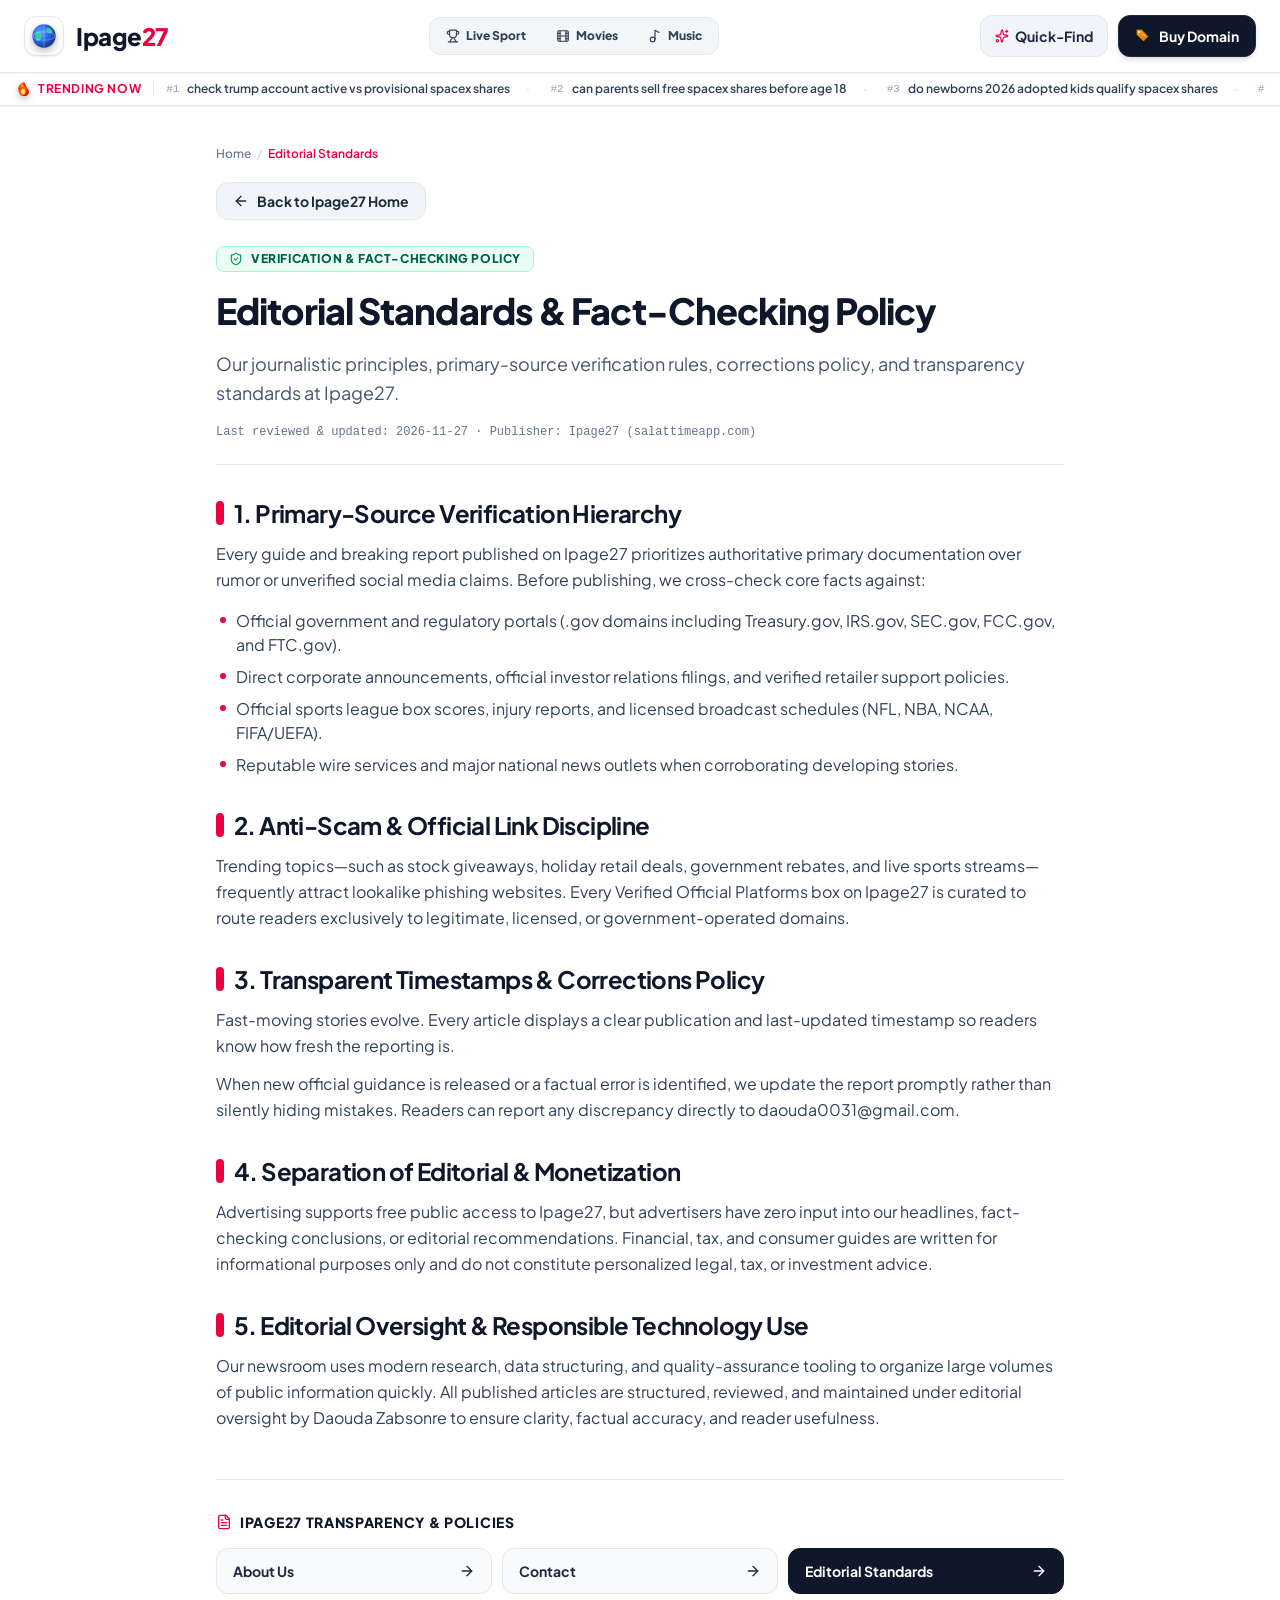
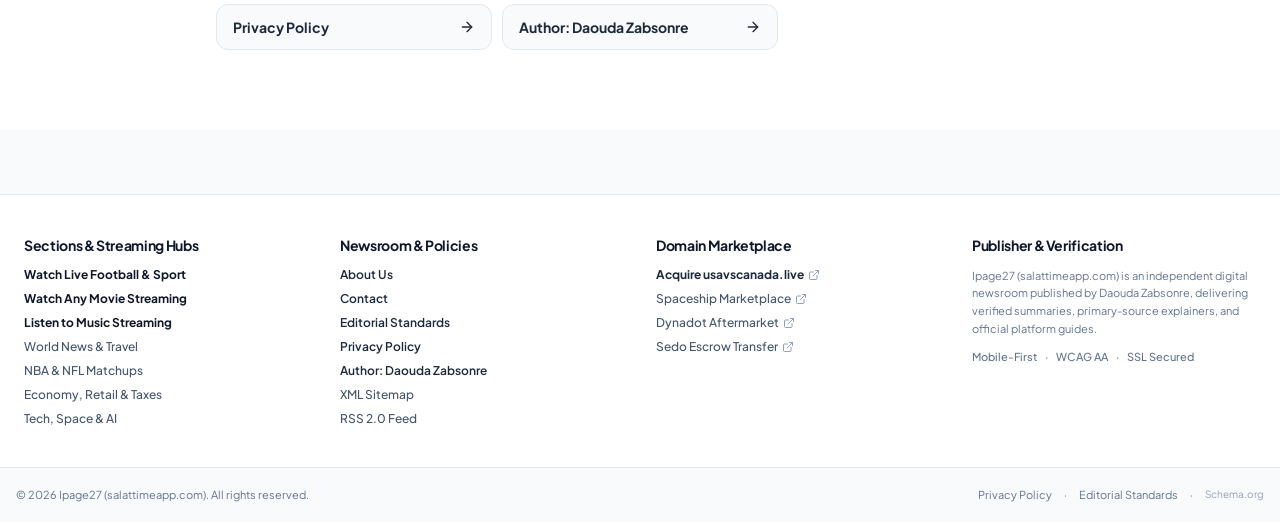
<file: editorial-standards.html>
<!doctype html>
<html lang="en">
  <head>
    <script async src="https://www.googletagmanager.com/gtm.js?id=GTM-N833368V"></script>
    <script>
      window.dataLayer = window.dataLayer || [];
      function gtag(){dataLayer.push(arguments);}
      gtag('js', new Date());
    </script>
    <meta charset="UTF-8" />
    <meta name="viewport" content="width=device-width, initial-scale=1.0" />
    <meta name="robots" content="index, follow, max-image-preview:large, max-snippet:-1, max-video-preview:-1" />
    <meta name="googlebot" content="index, follow, max-image-preview:large, max-snippet:-1, max-video-preview:-1" />
    <meta name="bingbot" content="index, follow, max-image-preview:large, max-snippet:-1, max-video-preview:-1" />
    <link rel="icon" type="image/svg+xml" href="/favicon.svg" />
    <link rel="icon" type="image/x-icon" href="/favicon.ico" />
    <link rel="apple-touch-icon" sizes="180x180" href="/apple-touch-icon.png" />
    <link rel="manifest" href="/manifest.webmanifest" />
    <link rel="search" type="application/opensearchdescription+xml" title="Search Ipage27" href="/opensearch.xml" />
    <link rel="alternate" type="application/rss+xml" title="Ipage27 — Daily Breaking News &amp; Guides RSS" href="https://salattimeapp.com/rss.xml" />
    <link rel="sitemap" type="application/xml" title="Ipage27 XML Sitemap" href="https://salattimeapp.com/sitemap.xml" />
    <meta name="theme-color" content="#0f172a" />
    <meta name="mobile-web-app-capable" content="yes" />
    <meta name="apple-mobile-web-app-capable" content="yes" />
    <meta name="apple-mobile-web-app-status-bar-style" content="black-translucent" />
    <meta name="apple-mobile-web-app-title" content="Ipage27" />

    <!-- Bing & Microsoft IndexNow Protocol -->
    <meta name="indexnow:key" content="b3e856e9a28f480cb914854307ec2901" />
    <link rel="indexnow" href="/b3e856e9a28f480cb914854307ec2901.txt" />

    <title>Editorial Standards &amp; Fact-Checking Policy — Ipage27</title>
    <meta name="description" content="Review Ipage27 Editorial Standards, primary-source fact-checking methodology, corrections policy, and journalistic independence guidelines." />
    <meta name="keywords" content="is chatgpt down, best free ai tools, stop spam calls iphone android, recover hacked gmail instagram, cancel subscriptions fast, us canada border wait times, high yield savings account tfsa, raise credit score fast, save money on gas, free legal movie streaming apps, stock market hours nyse tsx, flight delay refund rights, lower internet phone bills, 5th circuit proxy voting ruling, hunger games sunrise on the reaping, ohio state vs nebraska, ucla vs michigan" />

    <!-- OpenGraph & Social Cards (Canonical & og:url injected dynamically at 0ms in head based on ?article= parameter so Googlebot never sees a conflicting homepage canonical/og:url on article URLs) -->
    <meta property="og:type" content="website" />
    <meta property="og:site_name" content="Ipage27" />
    <meta property="og:title" content="Editorial Standards &amp; Fact-Checking Policy — Ipage27" />
    <meta property="og:description" content="Review Ipage27 Editorial Standards, primary-source fact-checking methodology, corrections policy, and journalistic independence guidelines." />
    <meta property="og:image" content="https://salattimeapp.com/og-card.jpg" />
    <meta property="og:image:secure_url" content="https://salattimeapp.com/og-card.jpg" />
    <meta property="og:image:type" content="image/jpeg" />
    <meta property="og:image:width" content="1200" />
    <meta property="og:image:height" content="628" />
    <meta property="og:image:alt" content="Editorial Standards &amp; Fact-Checking Policy — Ipage27 | Ipage27" />
    <meta name="twitter:card" content="summary_large_image" />
    <meta name="twitter:domain" content="salattimeapp.com" />
    <meta name="twitter:title" content="Editorial Standards &amp; Fact-Checking Policy — Ipage27" />
    <meta name="twitter:description" content="Review Ipage27 Editorial Standards, primary-source fact-checking methodology, corrections policy, and journalistic independence guidelines." />
    <meta name="twitter:image" content="https://salattimeapp.com/og-card.jpg" />
    <meta name="twitter:image:alt" content="Editorial Standards &amp; Fact-Checking Policy — Ipage27 | Ipage27" />

    <link rel="canonical" href="https://salattimeapp.com/editorial-standards" />
    <meta property="og:url" content="https://salattimeapp.com/editorial-standards" />
    <script>window.__BUILD_HASH__="mwzqowlp";window.__IMG_PACK_MAP__={"daouda-zabsonre":0,"stock-market-rally":0,"elon-musk-spacex-gift":0,"tax-brackets-2027":0,"spacex-wealth-orbit":0,"black-friday-shopping":0,"amazon-logistics":0,"nfl-qb-battle":0,"browns-steelers":0,"rental-car-highway":0,"ravens-bills":0,"premier-league-derby":0,"senate-elections-desk":0,"beaver-stadium-psu":0,"mclane-stadium-baylor":0,"sam-hartman-nfl":0,"vikings-lions":0,"donald-trump-in-china-summit":1,"chatgpt-5ways-hero":2,"chatgpt-5ways-poster":3,"facebook-5ways-hero":4,"facebook-5ways-poster":5,"claude-code-5ways-hero":1,"claude-code-5ways-poster":2,"elevenlabs-5ways-hero":3,"elevenlabs-5ways-poster-1":4,"elevenlabs-5ways-poster-2":5,"seedance-5ways-hero":1,"seedance-5ways-poster":2,"gemini-5ways-hero":3,"gemini-5ways-poster":4,"ai-youtube-video-editing":5,"ai-coding-software-dev":1,"grok-bot-terminal-hero":2,"grok-bot-step1-agents":3,"grok-bot-step2-flow":4,"grok-bot-step3-equity":5,"ai-chatgpt-openai-office":1,"ai-digital-art-tablet":2,"ai-ebook-kindle-publishing":3,"ai-voice-recording-mic":4,"ai-music-studio-synth":5,"ai-influencer-camera-ringlight":1,"ai-automation-server-workflow":2,"raul-jimenez-mexico":3,"edson-alvarez-mexico":4,"leon-bailey-jamaica":5,"alex-pereira-ufc":1,"islam-makhachev-ufc":2,"richard-sterban-oak-ridge":3,"williams-brice-sc":4,"quinn-ewers-texas":5,"dillon-gabriel-oregon":1,"wrigley-field-ohio-state":2,"ricardo-pepi-usmnt":3,"ai-video-lambo-hero":4,"ai-video-step1-lambo":5,"ai-video-step2-ferrari":1,"ai-video-step3-watches":2,"aviation-airport-planes":3,"faa-control-tower":4,"microsoft-cloud-servers":5,"rescue-boat-water":1,"dan-hicks-nbc":2,"jensen-huang-nvidia":3,"lionel-messi-argentina":4,"shohei-ohtani-mlb":5,"juan-soto-mlb":1,"mlb-baseball-stadium":2,"world-chess-championship":3,"jalen-brunson-knicks":4,"giannis-bucks":5,"donovan-mitchell-cavs":1,"jayden-daniels-nfl":2,"stephen-curry-warriors":3,"joel-embiid-sixers":4,"sga-thunder":5,"anthony-edwards-wolves":1,"joe-burrow-bengals":2,"cj-stroud-texans":3,"patrick-mahomes-chiefs":4,"taysom-hill-saints":5,"tua-tagovailoa-dolphins":1,"travis-hunter-colorado":2,"ashton-jeanty-boise":3,"christian-pulisic-usmnt":4,"jonathan-david-canada":5,"cade-cunningham-pistons":1,"lamelo-ball-hornets":2,"trae-young-hawks":3,"luka-doncic-mavs":4,"victor-wembanyama-spurs":5,"nikola-jokic-nuggets":1,"jayson-tatum-celtics":2,"matthew-stafford-rams":3,"kirk-cousins-falcons":4,"anthony-richardson-colts":5,"vinicius-jr-brazil":1,"nba-basketball":2,"yellowstone-montana-ranch":3,"gladiator-colosseum":4,"denzel-washington-gladiator":5,"ariana-grande-wicked":1,"dwayne-johnson-moana":2,"lee-jung-jae-squid-game":3,"james-gunn-dcu":4,"apple-store-macbook":5,"samsung-galaxy-phone":1,"gaming-laptop-pc":2,"headphones-bose-audio":3,"home-appliances-kitchen":4,"sneakers-shoes-store":5,"camping-hiking-rei":1,"beauty-cosmetics-sephora":2,"fashion-clothing-store":3,"pets-dogs-cats":4,"cvs-pharmacy-store":5,"weight-training-gym":1,"eyeglasses-optical":2,"moving-truck-uhaul":3,"luxury-hotel-resort":4,"cruise-ship-royal":5,"disney-castle-park":1,"movie-theater-cinema":2,"books-reading-library":3,"fast-food-burger-fries":4,"pizza-delivery-slice":5,"coffee-starbucks-cup":1,"weather-clima-satellite":2,"gta6-vice-neon":3,"nintendo-switch-2":4,"f1-las-vegas":5,"super-bowl-lxi":1,"game-awards-stage":2,"boxing-mega-ring":3,"tiktok-netflix-streaming":4,"canva-spotify-creative":5,"bitcoin-crypto-market":1,"social-security-finance":2,"alabama-lsu":3,"oregon-ohio-state":4,"dana-white-ufc":5,"valencia-real-madrid":1,"byu-utah":2,"texas-missouri":3,"capitol-parties":4,"chatgpt-workspace":5,"whatsapp-web":1,"youtube-studio":2,"weather-clima-radar":3,"jaguars-vs-ravens":4,"cybertruck-ev":5,"bluegrass-stage":1,"powerball-winner-nj":2,"arctic-icebreaker":3,"avatar-fire-ash":4,"cardinals-cowboys":5,"cost-of-living":1,"donnie-iris":2,"fed-gold-markets":3,"fifa-world-cup-2026":4,"heidi-klum":5,"israel-elections":1,"lakers-warriors":2,"panthers-packers":3,"raiders-jets":4,"richard-norton":5,"ryder-cup-bethpage":1,"semiconductors":2,"starship-launch-orbit":3,"trade-pact-summit":4,"ucl-madrid-city":5,"usa-canada-hockey":1,"us-canada-customs":2,"usd-cad-currency":3,"midterm-elections-2026":4,"galatasaray-stuttgart":5,"elder-scrolls-6":1,"kalshi-prediction-markets":2,"lego-godzilla":3,"tornado-warning-outbreak":4,"gta-six-vicecity":5,"gta-six-protagonists":1,"gta-six-map":2,"gta-six-graphics":3,"gta-six-online":4,"witcher-four-polaris":5,"silksong-hollow-knight":1,"ghost-of-yotei":2,"death-stranding-two":3,"resident-evil-nine":4,"polls-close-times":5,"man-utd-roma":1,"psg-villarreal":2,"amd-stock-surge":3,"us-election-results-2026":4,"texas-election-austin":5,"michigan-election-tally":1,"mississippi-senate-race":2,"alaska-senate-race":3,"leipzig-man-city":4,"arsenal-slavia-praha":5,"dortmund-real-betis":1,"princes-shared-cause":2,"russell-brand-news":3,"lotus-ev-supercar":4,"erin-napier-news":5,"nasa-sls-rocket-hole":1,"kimmarie-johnson-art":2,"colorado-election-race":3,"ai-4k-kaiju-movie-guide":4,"jensen-huang-elon-musk-xvidia-50b":5};window.__INITIAL_FEED__=[{"id":"trend-2026-673","slug":"how-to-check-child-trump-account-active-vs-provisional-spacex-shares-2026","chunk":0,"trendQuery":"check trump account active vs provisional spacex shares","broadTrends":["how to check if child trump account is active or provisional","provisional trump account status spacex shares eligibility","documents needed to activate child trump account december 2026","why spacex requires active youth investment account","official treasury gov link to verify child investment account"],"category":"Tech & Finance","categoryTag":"economy","emojiType":"check","isBreaking":true,"title":"How to Check if Your Child's Trump Account Is Active or Provisional for the 2 Free SpaceX Shares (2026 Parent Checklist)","metaTitle":"Check Child Trump Account Active vs. Provisional (SpaceX Shares)","shortExcerpt":"Millions of U.S. children have provisional accounts that cannot receive corporate stock transfers until a guardian completes verification. Follow this 4-step checklist before SpaceX's December 2026 rollout.","summary":"To receive the first SpaceX Class A share starting in December 2026—and Elon Musk's personal matched share after June 2027—a child's federal youth investment account (Trump Account) must show 'Active' status rather than 'Provisional.' Parents and legal...","readTime":"4 min read","publishedAt":"2026-11-27T22:15:00Z","updatedAt":"2026-11-27T22:15:00Z","imageUrl":"imgkey://elon-musk-spacex-gift","imageCaption":"Parents should confirm active status on their child's youth investment account ahead of SpaceX's December 2026 share distribution.","officialLinks":[{"primary":true}]},{"id":"trend-2026-672","slug":"can-parents-sell-withdraw-elon-musk-free-spacex-shares-before-age-18-tax-rules","chunk":0,"trendQuery":"can parents sell free spacex shares before age 18","broadTrends":["can parents sell or cash out child spacex stock gift","irs tax rules on gifted spacex shares in kids investment accounts","elon musk june 2027 lockup expiration second spacex share","do parents owe gift tax on free spacex shares 2026","when can child withdraw money from trump account age 18"],"category":"Economy & Markets","categoryTag":"economy","emojiType":"money","isBreaking":true,"title":"Can Parents Sell or Withdraw Elon Musk's Free SpaceX Shares Before Age 18? Lockup Dates & IRS Tax Rules Explained","metaTitle":"Can Parents Sell Free SpaceX Shares Before 18? IRS Tax Rules","shortExcerpt":"Wondering if you can cash out your child's ~$260 SpaceX stock gift right away—or if it triggers an IRS tax bill? Here are the exact withdrawal restrictions, lockup rules, and tax-advantaged guidelines.","summary":"Parents cannot freely cash out gifted SpaceX shares placed inside a child's tax-advantaged federal investment account for personal household expenses. The shares belong legally to the minor and are structured to remain invested until adulthood (typically...","readTime":"4 min read","publishedAt":"2026-11-27T22:12:00Z","updatedAt":"2026-11-27T22:12:00Z","imageUrl":"imgkey://tax-brackets-2027","imageCaption":"IRS tax-advantaged rules and minor-ownership laws restrict early parent withdrawals on gifted SpaceX stock.","officialLinks":[{"primary":true}]},{"id":"trend-2026-671","slug":"do-newborns-2026-adopted-kids-qualify-spacex-stock-gift-eligibility-faq","chunk":0,"trendQuery":"do newborns 2026 adopted kids qualify spacex shares","broadTrends":["do babies born in december 2026 get free spacex shares","do adopted children or foster kids qualify for spacex stock gift","do teenagers turning 18 in 2027 get elon musk second spacex share","u.s. citizen kids living abroad spacex thanksgiving gift eligibility","spacex 18 billion stock gift age cutoff date"],"category":"Tech & Finance","categoryTag":"economy","emojiType":"globe","isBreaking":false,"title":"Do Newborns Born in Late 2026, Adopted Kids, or 17-Year-Olds Qualify for SpaceX's $18B Stock Gift? Complete Eligibility FAQ","metaTitle":"Do 2026 Newborns & Adopted Kids Qualify for Free SpaceX Stock?","shortExcerpt":"Families with late-2026 newborns, adopted children, U.S. citizens abroad, and teens nearing 18 are asking whether they make the cutoff. Here is how federal SSN and age rules apply to every edge case.","summary":"Eligibility for SpaceX's Thanksgiving 2026 stock gift hinges on federal youth investment account criteria: being a U.S. minor under 18 with a valid Social Security Number and an actively verified account. Adopted children with valid U.S. SSNs qualify on...","readTime":"4 min read","publishedAt":"2026-11-27T22:08:00Z","updatedAt":"2026-11-27T22:08:00Z","imageUrl":"imgkey://spacex-wealth-orbit","imageCaption":"Newborns, adopted children, and teens under 18 all rely on valid U.S. SSNs and active account status for SpaceX's stock gift.","officialLinks":[{"primary":true}]},{"id":"trend-2026-670","slug":"walmart-target-best-buy-pharmacy-hours-black-friday-2026-vs-store-hours","chunk":0,"trendQuery":"walmart target pharmacy hours black friday 2026","broadTrends":["what time does walmart pharmacy open on black friday 2026","cvs inside target black friday hours 2026","walgreens pharmacy black friday hours vs store hours","costco pharmacy black friday 2026 opening time","difference between black friday store hours and pharmacy hours"],"category":"Consumer & Retail","categoryTag":"economy","emojiType":"check","isBreaking":false,"title":"What Time Do Walmart, Target & Costco Pharmacies Open on Black Friday 2026? Pharmacy Hours vs. Main Store Doors","metaTitle":"Walmart, Target & Costco Pharmacy Hours Black Friday 2026","shortExcerpt":"Even though Walmart and Target open their main doors at 6 a.m. on Black Friday 2026, their in-store pharmacies open hours later. Check exact pharmacy schedules before making an early prescription run.","summary":"On Black Friday (November 27, 2026), major U.S. retailers open their main shopping floors at 6:00 a.m. local time—but in-store pharmacy counters keep normal weekday hours and typically do NOT open at 6 a.m. Most Walmart Pharmacies open at 9:00 a.m....","readTime":"3 min read","publishedAt":"2026-11-27T22:04:00Z","updatedAt":"2026-11-27T22:04:00Z","imageUrl":"imgkey://black-friday-shopping","imageCaption":"Walmart, Target, and Costco in-store pharmacies keep separate Friday opening hours from 6 a.m. Black Friday main store doors.","officialLinks":[{"primary":true}]},{"id":"trend-2026-669","slug":"does-amazon-best-buy-walmart-price-match-black-friday-2026-return-window","chunk":0,"trendQuery":"black friday price match amazon best buy walmart 2026","broadTrends":["does amazon price match cyber monday drops after black friday","best buy black friday price match guarantee exclusions 2026","walmart holiday return window january 31 2027 electronics","target holiday price match guarantee dates 2026","extended holiday return deadline amazon best buy walmart"],"category":"Consumer & Retail","categoryTag":"economy","emojiType":"money","isBreaking":false,"title":"Does Amazon, Best Buy, Target, or Walmart Price Match Black Friday Deals After You Buy? 2026 Holiday Return Window Guide","metaTitle":"Amazon, Best Buy & Walmart Black Friday Price Match & Returns","shortExcerpt":"Bought a TV or laptop on Black Friday and worried it will drop further on Cyber Monday? Compare Amazon, Best Buy, Target, and Walmart's exact 2026 holiday price-match exceptions and January return deadlines.","summary":"Most major retailers suspend competitor price matching during the Black Friday through Cyber Monday weekend—with key differences shoppers should know. Amazon does NOT offer post-purchase price matching at all (buyers must return and rebuy during its...","readTime":"4 min read","publishedAt":"2026-11-27T22:00:00Z","updatedAt":"2026-11-27T22:00:00Z","imageUrl":"imgkey://amazon-logistics","imageCaption":"Extended January 2027 holiday return windows give Black Friday shoppers protection even when Cyber Monday price matching is paused.","officialLinks":[{"primary":true}]},{"id":"trend-2026-668","slug":"how-to-watch-nfl-black-friday-thanksgiving-weekend-without-cable-2026-free","chunk":0,"trendQuery":"watch nfl black friday weekend without cable 2026","broadTrends":["how to watch nfl black friday game free without prime","watch week 12 nfl sunday games without cable 2026","free twitch stream nfl black friday broncos steelers","digital tv antenna watch cbs fox nbc nfl games free","youtube tv fubo paramount plus peacock free trials nfl"],"category":"Sports & Matchups","categoryTag":"sports","emojiType":"tv","isBreaking":false,"title":"How to Watch NFL Black Friday & Thanksgiving Weekend Games Without Cable in 2026 (Free Legal Stream & Antenna Guide)","metaTitle":"Watch NFL Black Friday & Week 12 Without Cable (2026 Free Guide)","shortExcerpt":"Cord-cutters do not need a $90 cable bundle to watch Week 12 NFL games this weekend. Here is how to stream Prime Video's Black Friday game free on Twitch and watch Sunday CBS, FOX, and NBC matchups legally.","summary":"Fans without cable can legally watch every NFL Thanksgiving Weekend and Week 12 game in 2026 using a mix of free over-the-air broadcasts and official streaming apps. Amazon's Black Friday NFL showcase (Broncos vs. Steelers) streams free on Prime Video's...","readTime":"4 min read","publishedAt":"2026-11-27T21:56:00Z","updatedAt":"2026-11-27T21:56:00Z","imageUrl":"imgkey://nfl-qb-battle","imageCaption":"Cord-cutters can legally watch NFL Black Friday and Week 12 games via Twitch, free over-the-air HD antennas, Paramount+, and Peacock.","officialLinks":[{"primary":true}]},{"id":"trend-2026-667","slug":"who-is-starting-qb-pittsburgh-steelers-after-aaron-rodgers-mason-rudolph-2026","chunk":0,"trendQuery":"who is starting qb steelers after aaron rodgers","broadTrends":["pittsburgh steelers qb depth chart after aaron rodgers release","mason rudolph stats broncos vs steelers black friday 2026","who is steelers backup quarterback behind mason rudolph","pittsburgh steelers remaining 2026 schedule afc north standings","why did pittsburgh steelers release aaron rodgers november 2026"],"category":"Sports & Matchups","categoryTag":"sports","emojiType":"trophy","isBreaking":false,"title":"Who Is Starting at QB for the Pittsburgh Steelers After Aaron Rodgers' Release? Mason Rudolph Depth Chart & Remaining 2026 Schedule","metaTitle":"Steelers Starting QB After Aaron Rodgers: Mason Rudolph 2026","shortExcerpt":"After Pittsburgh's midweek release of Aaron Rodgers and the 26–19 Black Friday loss to Denver, Mason Rudolph leads the Steelers quarterback room. Here is the updated depth chart and AFC North playoff math.","summary":"Following the Pittsburgh Steelers' stunning midweek release of veteran quarterback Aaron Rodgers ahead of Week 12, longtime Steelers signal-caller Mason Rudolph stepped in as Pittsburgh's starting quarterback for the Black Friday showdown against the...","readTime":"3 min read","publishedAt":"2026-11-27T21:52:00Z","updatedAt":"2026-11-27T21:52:00Z","imageUrl":"imgkey://browns-steelers","imageCaption":"Mason Rudolph leads the Pittsburgh Steelers quarterback depth chart after Aaron Rodgers' release and the Black Friday clash with Denver.","officialLinks":[{"primary":true}]},{"id":"trend-2026-666","slug":"best-time-to-drive-home-after-thanksgiving-weekend-2026-aaa-traffic-hours","chunk":0,"trendQuery":"best time to drive home after thanksgiving 2026","broadTrends":["worst traffic hours sunday after thanksgiving 2026 aaa","saturday vs sunday thanksgiving return drive traffic times","best time to leave sunday november 29 2026 avoid traffic","cheapest gas prices thanksgiving weekend apps gasbuddy","tsa wait times sunday after thanksgiving 2026 airport tips"],"category":"Travel & Lifestyle","categoryTag":"world","emojiType":"globe","isBreaking":false,"title":"Best Time to Drive Home After Thanksgiving Weekend 2026: AAA Worst Traffic Hours (Saturday vs. Sunday) & Fuel-Saving Tips","metaTitle":"Best Time to Drive Home After Thanksgiving 2026 (AAA Traffic)","shortExcerpt":"Planning your return drive on Saturday, Nov. 28 or Sunday, Nov. 29? Avoid the brutal 11 a.m.–6 p.m. Sunday gridlock with AAA and INRIX's exact low-traffic departure windows.","summary":"According to historical AAA and INRIX Thanksgiving return-travel patterns, Sunday afternoon (November 29, 2026) between 11:00 a.m. and 6:00 p.m. is the single worst congestion window of the holiday weekend on major U.S. interstate corridors. Drivers can...","readTime":"3 min read","publishedAt":"2026-11-27T21:48:00Z","updatedAt":"2026-11-27T21:48:00Z","imageUrl":"imgkey://rental-car-highway","imageCaption":"Leaving before 10 a.m. or after 7 p.m. on Sunday, Nov. 29 helps Thanksgiving travelers beat peak interstate congestion.","officialLinks":[{"primary":true}]},{"id":"trend-2026-665","slug":"elon-musk-spacex-2-shares-gift-every-american-child-18-billion-thanksgiving-2026","chunk":0,"trendQuery":"elon musk spacex gift american child","broadTrends":["elon musk spacex gift every american child","elon musk 2 shares spacex stock 18 billion thanksgiving 2026","spacex 142 million shares kids investment accounts trump accounts","elon musk extra share spacex every year pledge","gwynne shotwell 2 million spacex shares children gift"],"category":"Tech & Finance","categoryTag":"economy","emojiType":"fire","isBreaking":true,"title":"Elon Musk & SpaceX Announce Historic $18 Billion Thanksgiving Gift: 2 SpaceX Shares for Every Eligible American Child — Plus 1 Share Every Year","metaTitle":"Elon Musk Gifts 2 SpaceX Shares to Every American Child ($18B)","shortExcerpt":"In an unprecedented $18B+ Thanksgiving pledge covering roughly 70 million U.S. minors, SpaceX will issue one Class A share per child and Elon Musk will personally match it with a second share—plus a promise to gift another share every single year.","summary":"Elon Musk and SpaceX have unveiled a historic $18 billion Thanksgiving 2026 initiative to gift two shares of SpaceX stock to every eligible child under 18 in the United States. Covering roughly 70 million American minors (approximately 142 million shares...","readTime":"4 min read","publishedAt":"2026-11-27T21:40:00Z","updatedAt":"2026-11-27T21:40:00Z","imageUrl":"imgkey://elon-musk-spacex-gift","imageCaption":"Elon Musk announced a historic ~$18 billion Thanksgiving gift of 2 SpaceX shares—plus 1 share every year—for every eligible American child.","officialLinks":[{"primary":true}]},{"id":"trend-2026-664","slug":"how-to-claim-elon-musk-free-spacex-stock-kids-trump-accounts-eligibility-2026","chunk":0,"trendQuery":"how to claim elon musk spacex shares","broadTrends":["how to claim elon musk spacex shares for child","spacex stock gift eligibility requirements under 18 ssn","how to activate trump account for free spacex stock","when will spacex shares be deposited december 2026 june 2027","avoid fake spacex stock giveaway scams parents guide"],"category":"Tech & Finance","categoryTag":"economy","emojiType":"money","isBreaking":true,"title":"How to Claim Your Child's 2 Free SpaceX Shares: Eligibility Rules, Active Account Checklist & Deposit Dates (Dec 2026–June 2027)","metaTitle":"How to Claim Free SpaceX Stock for Kids: Eligibility & Dates","shortExcerpt":"SpaceX will only deposit free Class A shares into active youth investment accounts. Here are the exact age, SSN, and guardian activation steps parents must complete—and how to avoid lookalike scams.","summary":"Parents across the United States are rushing to confirm how their children can receive the two free SpaceX shares announced by Elon Musk for Thanksgiving 2026. To qualify, a child must be a U.S. minor under 18 with a valid Social Security Number and an...","readTime":"4 min read","publishedAt":"2026-11-27T21:35:00Z","updatedAt":"2026-11-27T21:35:00Z","imageUrl":"imgkey://spacex-wealth-orbit","imageCaption":"SpaceX launches into twilight as parents across the U.S. verify active under-18 investment accounts to receive the 2 free SpaceX shares.","officialLinks":[{"primary":true}]},{"id":"trend-2026-663","slug":"elon-musk-annual-spacex-share-every-year-long-term-wealth-calculator-kids-2026","chunk":0,"trendQuery":"spacex stock gift kids wealth value","broadTrends":["how much is 2 shares of spacex stock worth 2026","elon musk 1 spacex share every year long term value","kids investment account compounding spacex stock age 18","spacex share price 127 130 dollars thanksgiving gift math","building generational wealth with kids custodial accounts"],"category":"Economy & Markets","categoryTag":"economy","emojiType":"chart","isBreaking":true,"title":"What Could 2 SpaceX Shares + 1 Share Every Year Be Worth by Age 18? Breaking Down the Long-Term Wealth Math for American Kids","metaTitle":"SpaceX Kids Stock Gift Value: What 2 Shares + 1/Year Could Worth","shortExcerpt":"Starting at ~$255–$260 today, a newborn receiving 2 SpaceX shares plus Elon Musk's promised annual share could accumulate up to 19 shares by age 18 inside a tax-advantaged account—here's how compounding works.","summary":"At roughly $127 to $130 per share, Elon Musk and SpaceX's initial two-share Thanksgiving gift starts at approximately $254 to $260 per child—a modest beginning that becomes far more powerful when paired with Musk's follow-up promise to gift one additional...","readTime":"4 min read","publishedAt":"2026-11-27T21:30:00Z","updatedAt":"2026-11-27T21:30:00Z","imageUrl":"imgkey://stock-market-rally","imageCaption":"Compound growth inside tax-advantaged youth accounts could turn Elon Musk's 2-share SpaceX gift plus annual shares into a meaningful age-18 nest egg.","officialLinks":[{"primary":true}]},{"id":"trend-2026-662","slug":"spacex-stock-price-127-130-fcc-1-million-satellite-ai-data-center-approval-2026","chunk":0,"trendQuery":"spacex stock price fcc 1 million satellites","broadTrends":["spacex stock price 127 130 november 2026","fcc approves spacex 1 million satellites orbital ai data centers","spacex 142 million shares float june 2027 lockup expiration","elon musk space based ai computing infrastructure spacex","how spacex thanksgiving gift impacts retail shareholders"],"category":"Tech & Markets","categoryTag":"tech","emojiType":"robot","isBreaking":true,"title":"Inside SpaceX's Twin Bombshells: FCC Clears 1-Million-Satellite Orbital AI Data Centers Right Before $18B Stock Gift","metaTitle":"SpaceX Stock & FCC 1M-Satellite AI Approval: $18B Gift Analysis","shortExcerpt":"Elon Musk's $18B Thanksgiving share giveaway didn't happen in a vacuum—it landed immediately after the FCC authorized SpaceX's historic 1-million-satellite space-based AI computing network.","summary":"SpaceX's $18 billion stock giveaway to American children arrived directly on the heels of one of the biggest regulatory victories in aerospace history: Federal Communications Commission (FCC) approval for SpaceX to deploy an unprecedented constellation of...","readTime":"4 min read","publishedAt":"2026-11-27T21:25:00Z","updatedAt":"2026-11-27T21:25:00Z","imageUrl":"imgkey://spacex-wealth-orbit","imageCaption":"FCC approval for SpaceX's 1-million-satellite orbital AI computing constellation preceded the historic $18B Thanksgiving stock giveaway.","officialLinks":[{"primary":true}]}];</script>
    <script type="application/ld+json" id="newsarticle-schema">{"@context":"https://schema.org","@graph":[{"@type":"WebPage","@id":"https://salattimeapp.com/editorial-standards#webpage","url":"https://salattimeapp.com/editorial-standards","name":"Editorial Standards & Fact-Checking Policy — Ipage27","description":"Review Ipage27 Editorial Standards, primary-source fact-checking methodology, corrections policy, and journalistic independence guidelines.","isPartOf":{"@id":"https://salattimeapp.com/#website"},"mainEntity":{"@id":"https://salattimeapp.com/#organization"},"dateModified":"2026-11-28T01:36:33Z","inLanguage":"en-US"},{"@type":"BreadcrumbList","@id":"https://salattimeapp.com/editorial-standards#breadcrumb","itemListElement":[{"@type":"ListItem","position":1,"name":"Home","item":"https://salattimeapp.com/"},{"@type":"ListItem","position":2,"name":"Editorial Standards & Fact-Checking Policy — Ipage27","item":"https://salattimeapp.com/editorial-standards"}]}]}</script>

    <!-- Google Fonts for crisp editorial typography -->
    <link rel="preconnect" href="https://fonts.googleapis.com" />
    <link rel="preconnect" href="https://fonts.gstatic.com" crossorigin />
    <link href="https://fonts.googleapis.com/css2?family=Plus+Jakarta+Sans:ital,wght@0,300..800;1,300..800&family=Newsreader:ital,opsz,wght@0,6..72,400..700;1,6..72,400..700&display=swap" rel="stylesheet" />

    <!-- Schema.org WebSite + SearchAction & NewsMediaOrganization Structured Data -->
    <script type="application/ld+json" id="structured-data-website">
    {
      "@context": "https://schema.org",
      "@graph": [
        {
          "@type": "WebSite",
          "@id": "https://salattimeapp.com/#website",
          "name": "Ipage27",
          "alternateName": ["USA vs Canada", "salattimeapp.com"],
          "url": "https://salattimeapp.com/",
          "potentialAction": {
            "@type": "SearchAction",
            "target": {
              "@type": "EntryPoint",
              "urlTemplate": "https://salattimeapp.com/?q={search_term_string}"
            },
            "query-input": "required name=search_term_string"
          }
        },
        {
          "@type": "NewsMediaOrganization",
          "@id": "https://salattimeapp.com/#organization",
          "name": "Ipage27",
          "alternateName": ["USA vs Canada", "salattimeapp.com"],
          "url": "https://salattimeapp.com/",
          "logo": {
            "@type": "ImageObject",
            "url": "https://salattimeapp.com/pwa-512x512.png",
            "width": 512,
            "height": 512
          },
          "description": "Breaking news, verified consumer guides, official online tools, NFL & NBA matchup stats, and daily trending search explainers across USA and Canada.",
          "publishingPrinciples": "https://salattimeapp.com/editorial-standards",
          "correctionsPolicy": "https://salattimeapp.com/editorial-standards",
          "ownershipFundingInfo": "https://salattimeapp.com/about",
          "contactPoint": {
            "@type": "ContactPoint",
            "contactType": "editorial",
            "email": "daouda0031@gmail.com",
            "url": "https://salattimeapp.com/contact"
          }
        }
      ]
    }
    </script>
    <script type="text/javascript" data-cfasync="false">
/*<![CDATA[/* */
(function(){var ua=(navigator&&navigator.userAgent)||"";if(/bot|googlebot|bingbot|msnbot|adidxbot|duckduckbot|applebot|slurp|yandex|crawler|spider|robot|crawling|headlesschrome|lighthouse|inspectiontool|bingpreview|pageburst|pagespeed|gtmetrix|facebookexternalhit|twitterbot/i.test(ua))return;var l=window,x="a50c2dac327a0c3229fb1ea0f2d96083",f=[["siteId",580+116*668*330-255-20245594],["minBid",0],["popundersPerIP","0"],["delayBetween",0],["default",false],["defaultPerDay",0],["topmostLayer","auto"]],w=["d3d3LnZpc2FyaW9tZWRpYS5jb20vc3JhbWpldC51bWQubWluLmNzcw==","ZDEzazdwcm4xMXlpMDQuY2xvdWRmcm9udC5uZXQvTE9FL3loeWRyYS5taW4uanM="],c=-1,g,r,k=function(){clearTimeout(r);c++;if(w[c]&&!(1819940707000<(new Date).getTime()&&1<c)){g=l.document.createElement("script");g.type="text/javascript";g.async=!0;var y=l.document.getElementsByTagName("script")[0];g.src="https://"+atob(w[c]);g.crossOrigin="anonymous";g.onerror=k;g.onload=function(){clearTimeout(r);l[x.slice(0,16)+x.slice(0,16)]||k()};r=setTimeout(k,5E3);y.parentNode.insertBefore(g,y)}};if(!l[x]){try{Object.freeze(l[x]=f)}catch(e){}k()}})();
/*]]>/* */
</script>
    <script type="module" crossorigin src="/bundle.js?v=mwzqowlp"></script>
    <link rel="stylesheet" crossorigin href="/bundle.css?v=mwzqowlp">
  </head>
  <body class="bg-[#F8FAFC] text-slate-900 antialiased selection:bg-rose-500/20 selection:text-rose-900 min-h-screen">
    <div id="root">
      <style>@keyframes uvcPulse{0%,100%{transform:scale(1);opacity:1}50%{transform:scale(1.04);opacity:.9}}@keyframes uvcBar{0%{transform:translateX(-100%)}100%{transform:translateX(220%)}}</style>
      <div style="min-height:100vh;background:#F8FAFC;display:flex;flex-direction:column;align-items:center;justify-content:center;gap:16px;padding:24px;font-family:'Plus Jakarta Sans',system-ui,-apple-system,sans-serif;">
        <div style="width:76px;height:76px;border-radius:22px;background:#FFFFFF;border:1px solid #E2E8F0;box-shadow:0 12px 30px rgba(15,23,42,0.08);display:flex;align-items:center;justify-content:center;animation:uvcPulse 1.8s ease-in-out infinite;">
          <svg xmlns="http://www.w3.org/2000/svg" viewBox="0 0 64 64" width="52" height="52" aria-label="Ipage27 Logo">
            <defs>
              <linearGradient id="uvcBg" x1="0%" y1="0%" x2="100%" y2="100%"><stop offset="0%" stop-color="#0f172a"/><stop offset="100%" stop-color="#1e293b"/></linearGradient>
              <linearGradient id="uvcGlobe" x1="0%" y1="0%" x2="100%" y2="100%"><stop offset="0%" stop-color="#f43f5e"/><stop offset="50%" stop-color="#fb7185"/><stop offset="100%" stop-color="#38bdf8"/></linearGradient>
            </defs>
            <rect width="64" height="64" rx="16" fill="url(#uvcBg)"/>
            <circle cx="32" cy="32" r="17" fill="none" stroke="url(#uvcGlobe)" stroke-width="3"/>
            <ellipse cx="32" cy="32" rx="8" ry="17" fill="none" stroke="#ffffff" stroke-width="2" stroke-opacity="0.9"/>
            <line x1="15" y1="32" x2="49" y2="32" stroke="#ffffff" stroke-width="2" stroke-opacity="0.9"/>
            <circle cx="43" cy="21" r="4.5" fill="#f43f5e" stroke="#ffffff" stroke-width="1.5"/>
            <circle cx="43" cy="21" r="2" fill="#ffffff"/>
          </svg>
        </div>
        <div style="font-size:26px;font-weight:900;letter-spacing:-0.03em;line-height:1;">
          <span style="color:#0F172A;">Ipage</span><span style="color:#E11D48;">27</span>
        </div>
        <div style="width:120px;height:4px;border-radius:999px;background:#E2E8F0;overflow:hidden;">
          <div style="width:55px;height:100%;border-radius:999px;background:linear-gradient(90deg,#0F172A,#E11D48);animation:uvcBar 1.1s ease-in-out infinite;"></div>
        </div>
        <main id="seo-prerender-main" style="position:absolute;width:1px;height:1px;padding:0;margin:-1px;overflow:hidden;clip:rect(0,0,0,0);white-space:nowrap;border:0;">
<article><h1>Editorial Standards &amp; Fact-Checking Policy</h1>
<p>Every guide and breaking news report on Ipage27 prioritizes authoritative primary documentation—including .gov federal portals (Treasury.gov, IRS.gov, SEC.gov, FCC.gov, FTC.gov), direct corporate announcements, and official sports league records.</p>
<h2>Corrections &amp; Transparency</h2>
<p>Articles display visible publication and update timestamps. Advertisers have zero editorial influence over our headlines, fact-checking conclusions, or official link selections. Report any factual discrepancy to <a href="mailto:daouda0031@gmail.com">daouda0031@gmail.com</a>.</p>
<nav aria-label="Newsroom and Policies"><a href="/about">About Us</a> · <a href="/contact">Contact</a> · <a href="/editorial-standards">Editorial Standards</a> · <a href="/privacy-policy">Privacy Policy</a> · <a href="/author-daouda-zabsonre">Daouda Zabsonre</a> · <a href="/sitemap.xml">Sitemap</a> · <a href="/rss.xml">RSS</a></nav></article>
        </main>
      </div>
    </div>
  </body>
</html>
</file>
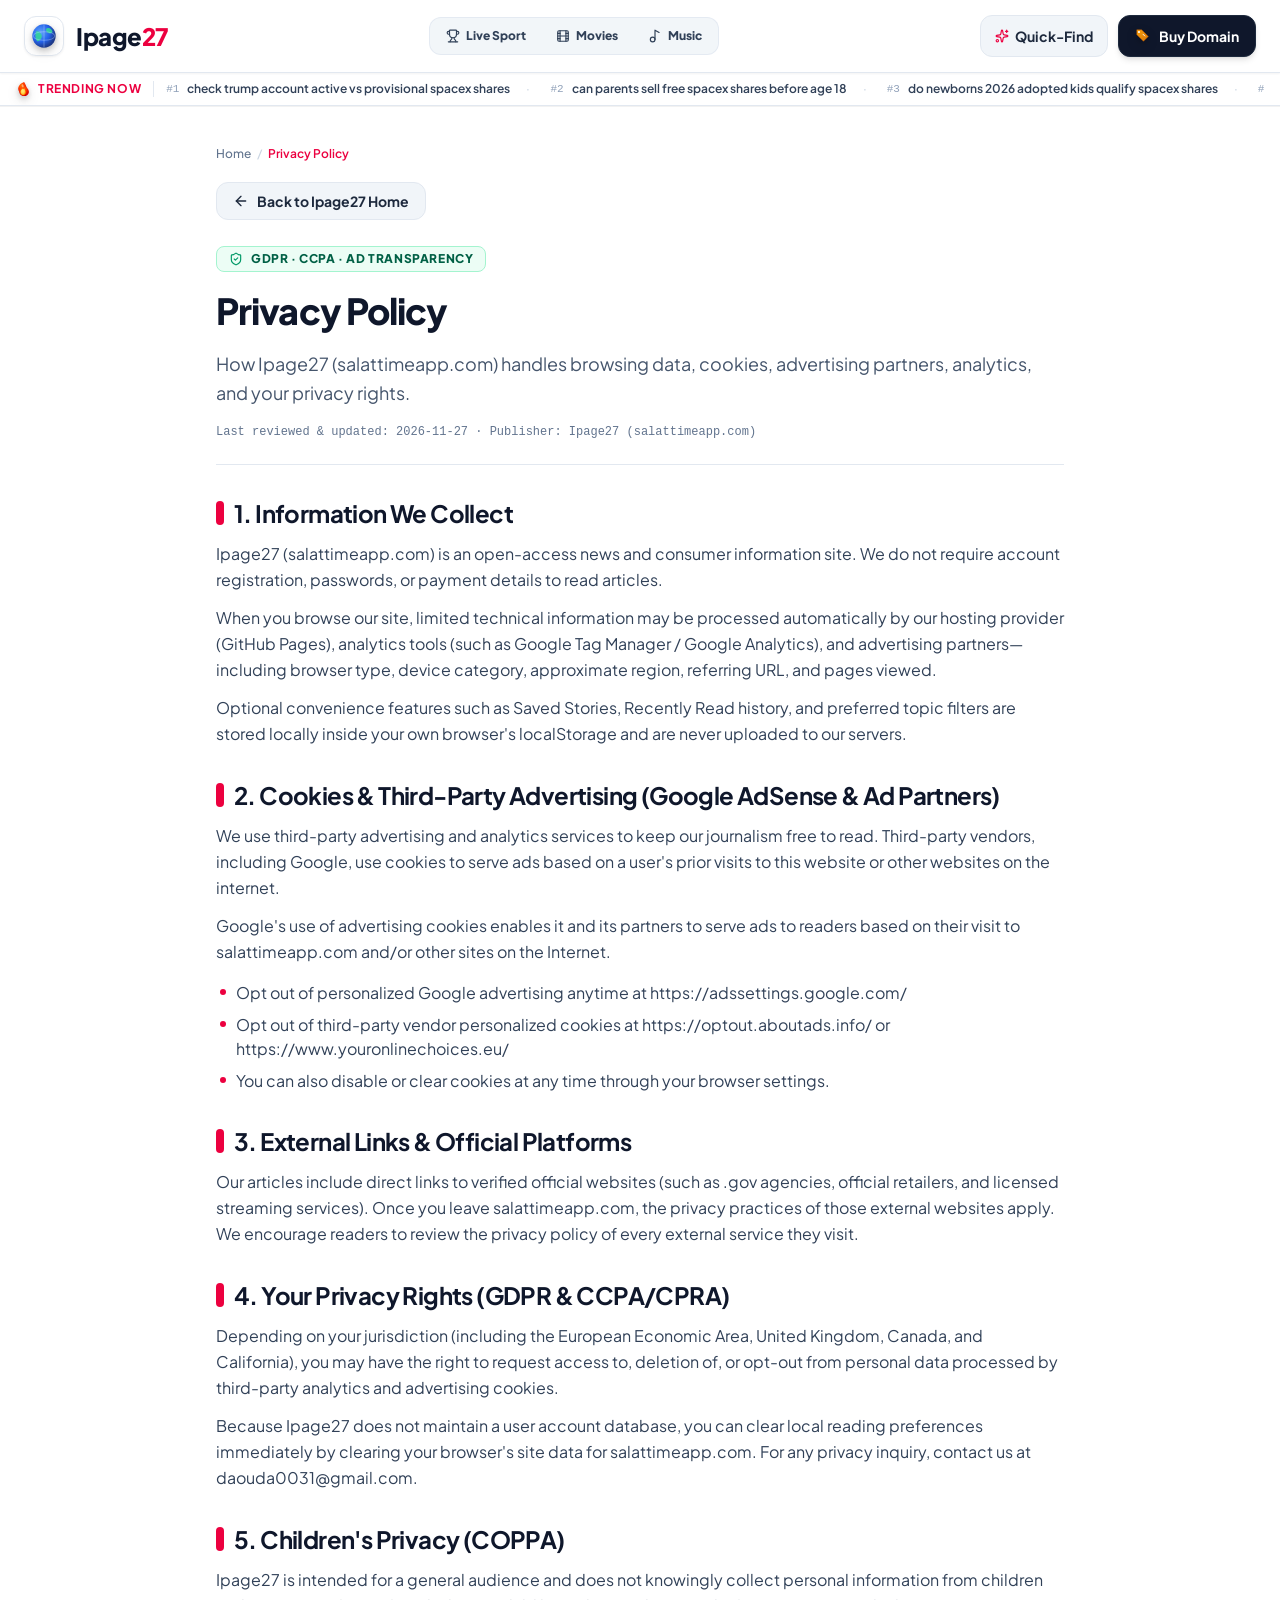
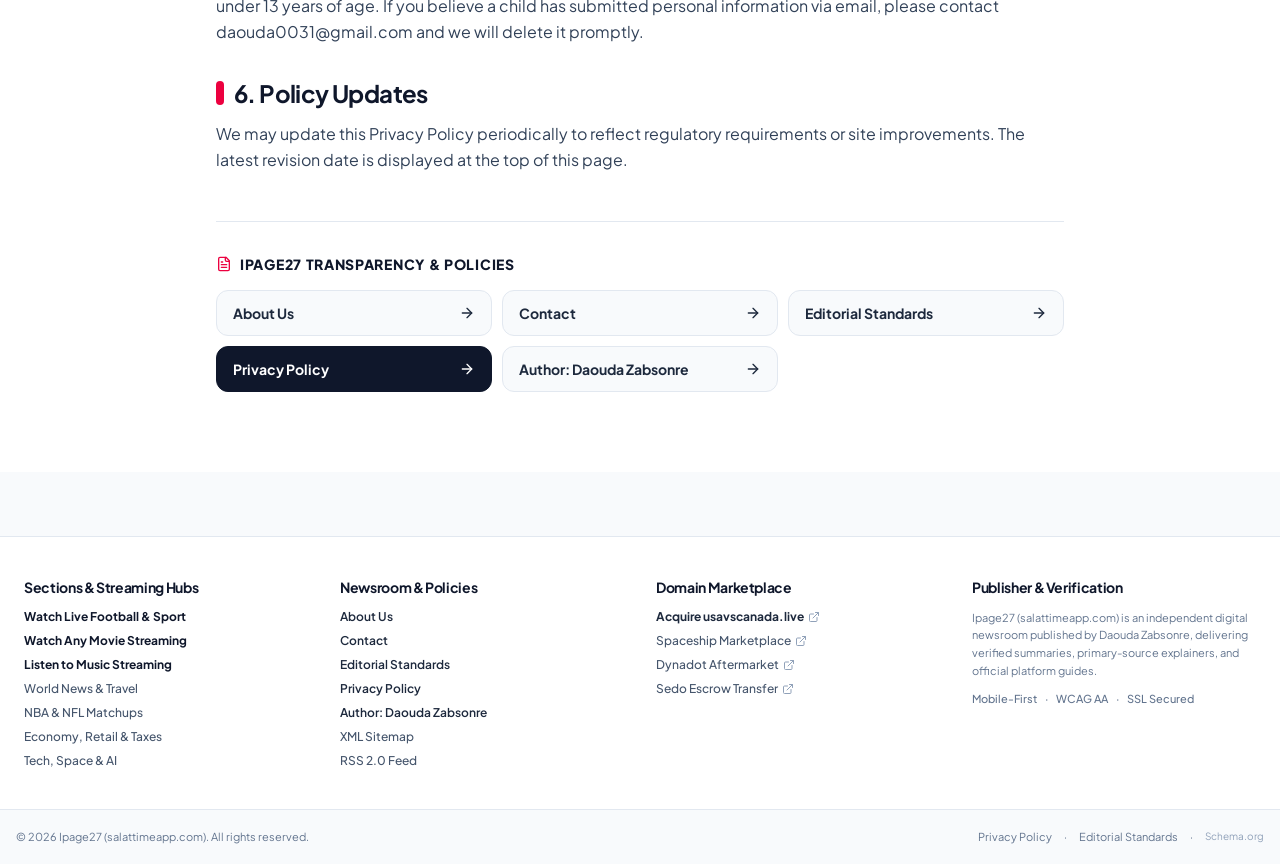
<file: privacy-policy.html>
<!doctype html>
<html lang="en">
  <head>
    <script async src="https://www.googletagmanager.com/gtm.js?id=GTM-N833368V"></script>
    <script>
      window.dataLayer = window.dataLayer || [];
      function gtag(){dataLayer.push(arguments);}
      gtag('js', new Date());
    </script>
    <meta charset="UTF-8" />
    <meta name="viewport" content="width=device-width, initial-scale=1.0" />
    <meta name="robots" content="index, follow, max-image-preview:large, max-snippet:-1, max-video-preview:-1" />
    <meta name="googlebot" content="index, follow, max-image-preview:large, max-snippet:-1, max-video-preview:-1" />
    <meta name="bingbot" content="index, follow, max-image-preview:large, max-snippet:-1, max-video-preview:-1" />
    <link rel="icon" type="image/svg+xml" href="/favicon.svg" />
    <link rel="icon" type="image/x-icon" href="/favicon.ico" />
    <link rel="apple-touch-icon" sizes="180x180" href="/apple-touch-icon.png" />
    <link rel="manifest" href="/manifest.webmanifest" />
    <link rel="search" type="application/opensearchdescription+xml" title="Search Ipage27" href="/opensearch.xml" />
    <link rel="alternate" type="application/rss+xml" title="Ipage27 — Daily Breaking News &amp; Guides RSS" href="https://salattimeapp.com/rss.xml" />
    <link rel="sitemap" type="application/xml" title="Ipage27 XML Sitemap" href="https://salattimeapp.com/sitemap.xml" />
    <meta name="theme-color" content="#0f172a" />
    <meta name="mobile-web-app-capable" content="yes" />
    <meta name="apple-mobile-web-app-capable" content="yes" />
    <meta name="apple-mobile-web-app-status-bar-style" content="black-translucent" />
    <meta name="apple-mobile-web-app-title" content="Ipage27" />

    <!-- Bing & Microsoft IndexNow Protocol -->
    <meta name="indexnow:key" content="b3e856e9a28f480cb914854307ec2901" />
    <link rel="indexnow" href="/b3e856e9a28f480cb914854307ec2901.txt" />

    <title>Privacy Policy — Ipage27 (salattimeapp.com)</title>
    <meta name="description" content="Read the Ipage27 (salattimeapp.com) Privacy Policy covering cookies, analytics, third-party advertising, Google AdSense disclosures, and GDPR/CCPA rights." />
    <meta name="keywords" content="is chatgpt down, best free ai tools, stop spam calls iphone android, recover hacked gmail instagram, cancel subscriptions fast, us canada border wait times, high yield savings account tfsa, raise credit score fast, save money on gas, free legal movie streaming apps, stock market hours nyse tsx, flight delay refund rights, lower internet phone bills, 5th circuit proxy voting ruling, hunger games sunrise on the reaping, ohio state vs nebraska, ucla vs michigan" />

    <!-- OpenGraph & Social Cards (Canonical & og:url injected dynamically at 0ms in head based on ?article= parameter so Googlebot never sees a conflicting homepage canonical/og:url on article URLs) -->
    <meta property="og:type" content="website" />
    <meta property="og:site_name" content="Ipage27" />
    <meta property="og:title" content="Privacy Policy — Ipage27 (salattimeapp.com)" />
    <meta property="og:description" content="Read the Ipage27 (salattimeapp.com) Privacy Policy covering cookies, analytics, third-party advertising, Google AdSense disclosures, and GDPR/CCPA rights." />
    <meta property="og:image" content="https://salattimeapp.com/og-card.jpg" />
    <meta property="og:image:secure_url" content="https://salattimeapp.com/og-card.jpg" />
    <meta property="og:image:type" content="image/jpeg" />
    <meta property="og:image:width" content="1200" />
    <meta property="og:image:height" content="628" />
    <meta property="og:image:alt" content="Privacy Policy — Ipage27 (salattimeapp.com) | Ipage27" />
    <meta name="twitter:card" content="summary_large_image" />
    <meta name="twitter:domain" content="salattimeapp.com" />
    <meta name="twitter:title" content="Privacy Policy — Ipage27 (salattimeapp.com)" />
    <meta name="twitter:description" content="Read the Ipage27 (salattimeapp.com) Privacy Policy covering cookies, analytics, third-party advertising, Google AdSense disclosures, and GDPR/CCPA rights." />
    <meta name="twitter:image" content="https://salattimeapp.com/og-card.jpg" />
    <meta name="twitter:image:alt" content="Privacy Policy — Ipage27 (salattimeapp.com) | Ipage27" />

    <link rel="canonical" href="https://salattimeapp.com/privacy-policy" />
    <meta property="og:url" content="https://salattimeapp.com/privacy-policy" />
    <script>window.__BUILD_HASH__="mwzqowlp";window.__IMG_PACK_MAP__={"daouda-zabsonre":0,"stock-market-rally":0,"elon-musk-spacex-gift":0,"tax-brackets-2027":0,"spacex-wealth-orbit":0,"black-friday-shopping":0,"amazon-logistics":0,"nfl-qb-battle":0,"browns-steelers":0,"rental-car-highway":0,"ravens-bills":0,"premier-league-derby":0,"senate-elections-desk":0,"beaver-stadium-psu":0,"mclane-stadium-baylor":0,"sam-hartman-nfl":0,"vikings-lions":0,"donald-trump-in-china-summit":1,"chatgpt-5ways-hero":2,"chatgpt-5ways-poster":3,"facebook-5ways-hero":4,"facebook-5ways-poster":5,"claude-code-5ways-hero":1,"claude-code-5ways-poster":2,"elevenlabs-5ways-hero":3,"elevenlabs-5ways-poster-1":4,"elevenlabs-5ways-poster-2":5,"seedance-5ways-hero":1,"seedance-5ways-poster":2,"gemini-5ways-hero":3,"gemini-5ways-poster":4,"ai-youtube-video-editing":5,"ai-coding-software-dev":1,"grok-bot-terminal-hero":2,"grok-bot-step1-agents":3,"grok-bot-step2-flow":4,"grok-bot-step3-equity":5,"ai-chatgpt-openai-office":1,"ai-digital-art-tablet":2,"ai-ebook-kindle-publishing":3,"ai-voice-recording-mic":4,"ai-music-studio-synth":5,"ai-influencer-camera-ringlight":1,"ai-automation-server-workflow":2,"raul-jimenez-mexico":3,"edson-alvarez-mexico":4,"leon-bailey-jamaica":5,"alex-pereira-ufc":1,"islam-makhachev-ufc":2,"richard-sterban-oak-ridge":3,"williams-brice-sc":4,"quinn-ewers-texas":5,"dillon-gabriel-oregon":1,"wrigley-field-ohio-state":2,"ricardo-pepi-usmnt":3,"ai-video-lambo-hero":4,"ai-video-step1-lambo":5,"ai-video-step2-ferrari":1,"ai-video-step3-watches":2,"aviation-airport-planes":3,"faa-control-tower":4,"microsoft-cloud-servers":5,"rescue-boat-water":1,"dan-hicks-nbc":2,"jensen-huang-nvidia":3,"lionel-messi-argentina":4,"shohei-ohtani-mlb":5,"juan-soto-mlb":1,"mlb-baseball-stadium":2,"world-chess-championship":3,"jalen-brunson-knicks":4,"giannis-bucks":5,"donovan-mitchell-cavs":1,"jayden-daniels-nfl":2,"stephen-curry-warriors":3,"joel-embiid-sixers":4,"sga-thunder":5,"anthony-edwards-wolves":1,"joe-burrow-bengals":2,"cj-stroud-texans":3,"patrick-mahomes-chiefs":4,"taysom-hill-saints":5,"tua-tagovailoa-dolphins":1,"travis-hunter-colorado":2,"ashton-jeanty-boise":3,"christian-pulisic-usmnt":4,"jonathan-david-canada":5,"cade-cunningham-pistons":1,"lamelo-ball-hornets":2,"trae-young-hawks":3,"luka-doncic-mavs":4,"victor-wembanyama-spurs":5,"nikola-jokic-nuggets":1,"jayson-tatum-celtics":2,"matthew-stafford-rams":3,"kirk-cousins-falcons":4,"anthony-richardson-colts":5,"vinicius-jr-brazil":1,"nba-basketball":2,"yellowstone-montana-ranch":3,"gladiator-colosseum":4,"denzel-washington-gladiator":5,"ariana-grande-wicked":1,"dwayne-johnson-moana":2,"lee-jung-jae-squid-game":3,"james-gunn-dcu":4,"apple-store-macbook":5,"samsung-galaxy-phone":1,"gaming-laptop-pc":2,"headphones-bose-audio":3,"home-appliances-kitchen":4,"sneakers-shoes-store":5,"camping-hiking-rei":1,"beauty-cosmetics-sephora":2,"fashion-clothing-store":3,"pets-dogs-cats":4,"cvs-pharmacy-store":5,"weight-training-gym":1,"eyeglasses-optical":2,"moving-truck-uhaul":3,"luxury-hotel-resort":4,"cruise-ship-royal":5,"disney-castle-park":1,"movie-theater-cinema":2,"books-reading-library":3,"fast-food-burger-fries":4,"pizza-delivery-slice":5,"coffee-starbucks-cup":1,"weather-clima-satellite":2,"gta6-vice-neon":3,"nintendo-switch-2":4,"f1-las-vegas":5,"super-bowl-lxi":1,"game-awards-stage":2,"boxing-mega-ring":3,"tiktok-netflix-streaming":4,"canva-spotify-creative":5,"bitcoin-crypto-market":1,"social-security-finance":2,"alabama-lsu":3,"oregon-ohio-state":4,"dana-white-ufc":5,"valencia-real-madrid":1,"byu-utah":2,"texas-missouri":3,"capitol-parties":4,"chatgpt-workspace":5,"whatsapp-web":1,"youtube-studio":2,"weather-clima-radar":3,"jaguars-vs-ravens":4,"cybertruck-ev":5,"bluegrass-stage":1,"powerball-winner-nj":2,"arctic-icebreaker":3,"avatar-fire-ash":4,"cardinals-cowboys":5,"cost-of-living":1,"donnie-iris":2,"fed-gold-markets":3,"fifa-world-cup-2026":4,"heidi-klum":5,"israel-elections":1,"lakers-warriors":2,"panthers-packers":3,"raiders-jets":4,"richard-norton":5,"ryder-cup-bethpage":1,"semiconductors":2,"starship-launch-orbit":3,"trade-pact-summit":4,"ucl-madrid-city":5,"usa-canada-hockey":1,"us-canada-customs":2,"usd-cad-currency":3,"midterm-elections-2026":4,"galatasaray-stuttgart":5,"elder-scrolls-6":1,"kalshi-prediction-markets":2,"lego-godzilla":3,"tornado-warning-outbreak":4,"gta-six-vicecity":5,"gta-six-protagonists":1,"gta-six-map":2,"gta-six-graphics":3,"gta-six-online":4,"witcher-four-polaris":5,"silksong-hollow-knight":1,"ghost-of-yotei":2,"death-stranding-two":3,"resident-evil-nine":4,"polls-close-times":5,"man-utd-roma":1,"psg-villarreal":2,"amd-stock-surge":3,"us-election-results-2026":4,"texas-election-austin":5,"michigan-election-tally":1,"mississippi-senate-race":2,"alaska-senate-race":3,"leipzig-man-city":4,"arsenal-slavia-praha":5,"dortmund-real-betis":1,"princes-shared-cause":2,"russell-brand-news":3,"lotus-ev-supercar":4,"erin-napier-news":5,"nasa-sls-rocket-hole":1,"kimmarie-johnson-art":2,"colorado-election-race":3,"ai-4k-kaiju-movie-guide":4,"jensen-huang-elon-musk-xvidia-50b":5};window.__INITIAL_FEED__=[{"id":"trend-2026-673","slug":"how-to-check-child-trump-account-active-vs-provisional-spacex-shares-2026","chunk":0,"trendQuery":"check trump account active vs provisional spacex shares","broadTrends":["how to check if child trump account is active or provisional","provisional trump account status spacex shares eligibility","documents needed to activate child trump account december 2026","why spacex requires active youth investment account","official treasury gov link to verify child investment account"],"category":"Tech & Finance","categoryTag":"economy","emojiType":"check","isBreaking":true,"title":"How to Check if Your Child's Trump Account Is Active or Provisional for the 2 Free SpaceX Shares (2026 Parent Checklist)","metaTitle":"Check Child Trump Account Active vs. Provisional (SpaceX Shares)","shortExcerpt":"Millions of U.S. children have provisional accounts that cannot receive corporate stock transfers until a guardian completes verification. Follow this 4-step checklist before SpaceX's December 2026 rollout.","summary":"To receive the first SpaceX Class A share starting in December 2026—and Elon Musk's personal matched share after June 2027—a child's federal youth investment account (Trump Account) must show 'Active' status rather than 'Provisional.' Parents and legal...","readTime":"4 min read","publishedAt":"2026-11-27T22:15:00Z","updatedAt":"2026-11-27T22:15:00Z","imageUrl":"imgkey://elon-musk-spacex-gift","imageCaption":"Parents should confirm active status on their child's youth investment account ahead of SpaceX's December 2026 share distribution.","officialLinks":[{"primary":true}]},{"id":"trend-2026-672","slug":"can-parents-sell-withdraw-elon-musk-free-spacex-shares-before-age-18-tax-rules","chunk":0,"trendQuery":"can parents sell free spacex shares before age 18","broadTrends":["can parents sell or cash out child spacex stock gift","irs tax rules on gifted spacex shares in kids investment accounts","elon musk june 2027 lockup expiration second spacex share","do parents owe gift tax on free spacex shares 2026","when can child withdraw money from trump account age 18"],"category":"Economy & Markets","categoryTag":"economy","emojiType":"money","isBreaking":true,"title":"Can Parents Sell or Withdraw Elon Musk's Free SpaceX Shares Before Age 18? Lockup Dates & IRS Tax Rules Explained","metaTitle":"Can Parents Sell Free SpaceX Shares Before 18? IRS Tax Rules","shortExcerpt":"Wondering if you can cash out your child's ~$260 SpaceX stock gift right away—or if it triggers an IRS tax bill? Here are the exact withdrawal restrictions, lockup rules, and tax-advantaged guidelines.","summary":"Parents cannot freely cash out gifted SpaceX shares placed inside a child's tax-advantaged federal investment account for personal household expenses. The shares belong legally to the minor and are structured to remain invested until adulthood (typically...","readTime":"4 min read","publishedAt":"2026-11-27T22:12:00Z","updatedAt":"2026-11-27T22:12:00Z","imageUrl":"imgkey://tax-brackets-2027","imageCaption":"IRS tax-advantaged rules and minor-ownership laws restrict early parent withdrawals on gifted SpaceX stock.","officialLinks":[{"primary":true}]},{"id":"trend-2026-671","slug":"do-newborns-2026-adopted-kids-qualify-spacex-stock-gift-eligibility-faq","chunk":0,"trendQuery":"do newborns 2026 adopted kids qualify spacex shares","broadTrends":["do babies born in december 2026 get free spacex shares","do adopted children or foster kids qualify for spacex stock gift","do teenagers turning 18 in 2027 get elon musk second spacex share","u.s. citizen kids living abroad spacex thanksgiving gift eligibility","spacex 18 billion stock gift age cutoff date"],"category":"Tech & Finance","categoryTag":"economy","emojiType":"globe","isBreaking":false,"title":"Do Newborns Born in Late 2026, Adopted Kids, or 17-Year-Olds Qualify for SpaceX's $18B Stock Gift? Complete Eligibility FAQ","metaTitle":"Do 2026 Newborns & Adopted Kids Qualify for Free SpaceX Stock?","shortExcerpt":"Families with late-2026 newborns, adopted children, U.S. citizens abroad, and teens nearing 18 are asking whether they make the cutoff. Here is how federal SSN and age rules apply to every edge case.","summary":"Eligibility for SpaceX's Thanksgiving 2026 stock gift hinges on federal youth investment account criteria: being a U.S. minor under 18 with a valid Social Security Number and an actively verified account. Adopted children with valid U.S. SSNs qualify on...","readTime":"4 min read","publishedAt":"2026-11-27T22:08:00Z","updatedAt":"2026-11-27T22:08:00Z","imageUrl":"imgkey://spacex-wealth-orbit","imageCaption":"Newborns, adopted children, and teens under 18 all rely on valid U.S. SSNs and active account status for SpaceX's stock gift.","officialLinks":[{"primary":true}]},{"id":"trend-2026-670","slug":"walmart-target-best-buy-pharmacy-hours-black-friday-2026-vs-store-hours","chunk":0,"trendQuery":"walmart target pharmacy hours black friday 2026","broadTrends":["what time does walmart pharmacy open on black friday 2026","cvs inside target black friday hours 2026","walgreens pharmacy black friday hours vs store hours","costco pharmacy black friday 2026 opening time","difference between black friday store hours and pharmacy hours"],"category":"Consumer & Retail","categoryTag":"economy","emojiType":"check","isBreaking":false,"title":"What Time Do Walmart, Target & Costco Pharmacies Open on Black Friday 2026? Pharmacy Hours vs. Main Store Doors","metaTitle":"Walmart, Target & Costco Pharmacy Hours Black Friday 2026","shortExcerpt":"Even though Walmart and Target open their main doors at 6 a.m. on Black Friday 2026, their in-store pharmacies open hours later. Check exact pharmacy schedules before making an early prescription run.","summary":"On Black Friday (November 27, 2026), major U.S. retailers open their main shopping floors at 6:00 a.m. local time—but in-store pharmacy counters keep normal weekday hours and typically do NOT open at 6 a.m. Most Walmart Pharmacies open at 9:00 a.m....","readTime":"3 min read","publishedAt":"2026-11-27T22:04:00Z","updatedAt":"2026-11-27T22:04:00Z","imageUrl":"imgkey://black-friday-shopping","imageCaption":"Walmart, Target, and Costco in-store pharmacies keep separate Friday opening hours from 6 a.m. Black Friday main store doors.","officialLinks":[{"primary":true}]},{"id":"trend-2026-669","slug":"does-amazon-best-buy-walmart-price-match-black-friday-2026-return-window","chunk":0,"trendQuery":"black friday price match amazon best buy walmart 2026","broadTrends":["does amazon price match cyber monday drops after black friday","best buy black friday price match guarantee exclusions 2026","walmart holiday return window january 31 2027 electronics","target holiday price match guarantee dates 2026","extended holiday return deadline amazon best buy walmart"],"category":"Consumer & Retail","categoryTag":"economy","emojiType":"money","isBreaking":false,"title":"Does Amazon, Best Buy, Target, or Walmart Price Match Black Friday Deals After You Buy? 2026 Holiday Return Window Guide","metaTitle":"Amazon, Best Buy & Walmart Black Friday Price Match & Returns","shortExcerpt":"Bought a TV or laptop on Black Friday and worried it will drop further on Cyber Monday? Compare Amazon, Best Buy, Target, and Walmart's exact 2026 holiday price-match exceptions and January return deadlines.","summary":"Most major retailers suspend competitor price matching during the Black Friday through Cyber Monday weekend—with key differences shoppers should know. Amazon does NOT offer post-purchase price matching at all (buyers must return and rebuy during its...","readTime":"4 min read","publishedAt":"2026-11-27T22:00:00Z","updatedAt":"2026-11-27T22:00:00Z","imageUrl":"imgkey://amazon-logistics","imageCaption":"Extended January 2027 holiday return windows give Black Friday shoppers protection even when Cyber Monday price matching is paused.","officialLinks":[{"primary":true}]},{"id":"trend-2026-668","slug":"how-to-watch-nfl-black-friday-thanksgiving-weekend-without-cable-2026-free","chunk":0,"trendQuery":"watch nfl black friday weekend without cable 2026","broadTrends":["how to watch nfl black friday game free without prime","watch week 12 nfl sunday games without cable 2026","free twitch stream nfl black friday broncos steelers","digital tv antenna watch cbs fox nbc nfl games free","youtube tv fubo paramount plus peacock free trials nfl"],"category":"Sports & Matchups","categoryTag":"sports","emojiType":"tv","isBreaking":false,"title":"How to Watch NFL Black Friday & Thanksgiving Weekend Games Without Cable in 2026 (Free Legal Stream & Antenna Guide)","metaTitle":"Watch NFL Black Friday & Week 12 Without Cable (2026 Free Guide)","shortExcerpt":"Cord-cutters do not need a $90 cable bundle to watch Week 12 NFL games this weekend. Here is how to stream Prime Video's Black Friday game free on Twitch and watch Sunday CBS, FOX, and NBC matchups legally.","summary":"Fans without cable can legally watch every NFL Thanksgiving Weekend and Week 12 game in 2026 using a mix of free over-the-air broadcasts and official streaming apps. Amazon's Black Friday NFL showcase (Broncos vs. Steelers) streams free on Prime Video's...","readTime":"4 min read","publishedAt":"2026-11-27T21:56:00Z","updatedAt":"2026-11-27T21:56:00Z","imageUrl":"imgkey://nfl-qb-battle","imageCaption":"Cord-cutters can legally watch NFL Black Friday and Week 12 games via Twitch, free over-the-air HD antennas, Paramount+, and Peacock.","officialLinks":[{"primary":true}]},{"id":"trend-2026-667","slug":"who-is-starting-qb-pittsburgh-steelers-after-aaron-rodgers-mason-rudolph-2026","chunk":0,"trendQuery":"who is starting qb steelers after aaron rodgers","broadTrends":["pittsburgh steelers qb depth chart after aaron rodgers release","mason rudolph stats broncos vs steelers black friday 2026","who is steelers backup quarterback behind mason rudolph","pittsburgh steelers remaining 2026 schedule afc north standings","why did pittsburgh steelers release aaron rodgers november 2026"],"category":"Sports & Matchups","categoryTag":"sports","emojiType":"trophy","isBreaking":false,"title":"Who Is Starting at QB for the Pittsburgh Steelers After Aaron Rodgers' Release? Mason Rudolph Depth Chart & Remaining 2026 Schedule","metaTitle":"Steelers Starting QB After Aaron Rodgers: Mason Rudolph 2026","shortExcerpt":"After Pittsburgh's midweek release of Aaron Rodgers and the 26–19 Black Friday loss to Denver, Mason Rudolph leads the Steelers quarterback room. Here is the updated depth chart and AFC North playoff math.","summary":"Following the Pittsburgh Steelers' stunning midweek release of veteran quarterback Aaron Rodgers ahead of Week 12, longtime Steelers signal-caller Mason Rudolph stepped in as Pittsburgh's starting quarterback for the Black Friday showdown against the...","readTime":"3 min read","publishedAt":"2026-11-27T21:52:00Z","updatedAt":"2026-11-27T21:52:00Z","imageUrl":"imgkey://browns-steelers","imageCaption":"Mason Rudolph leads the Pittsburgh Steelers quarterback depth chart after Aaron Rodgers' release and the Black Friday clash with Denver.","officialLinks":[{"primary":true}]},{"id":"trend-2026-666","slug":"best-time-to-drive-home-after-thanksgiving-weekend-2026-aaa-traffic-hours","chunk":0,"trendQuery":"best time to drive home after thanksgiving 2026","broadTrends":["worst traffic hours sunday after thanksgiving 2026 aaa","saturday vs sunday thanksgiving return drive traffic times","best time to leave sunday november 29 2026 avoid traffic","cheapest gas prices thanksgiving weekend apps gasbuddy","tsa wait times sunday after thanksgiving 2026 airport tips"],"category":"Travel & Lifestyle","categoryTag":"world","emojiType":"globe","isBreaking":false,"title":"Best Time to Drive Home After Thanksgiving Weekend 2026: AAA Worst Traffic Hours (Saturday vs. Sunday) & Fuel-Saving Tips","metaTitle":"Best Time to Drive Home After Thanksgiving 2026 (AAA Traffic)","shortExcerpt":"Planning your return drive on Saturday, Nov. 28 or Sunday, Nov. 29? Avoid the brutal 11 a.m.–6 p.m. Sunday gridlock with AAA and INRIX's exact low-traffic departure windows.","summary":"According to historical AAA and INRIX Thanksgiving return-travel patterns, Sunday afternoon (November 29, 2026) between 11:00 a.m. and 6:00 p.m. is the single worst congestion window of the holiday weekend on major U.S. interstate corridors. Drivers can...","readTime":"3 min read","publishedAt":"2026-11-27T21:48:00Z","updatedAt":"2026-11-27T21:48:00Z","imageUrl":"imgkey://rental-car-highway","imageCaption":"Leaving before 10 a.m. or after 7 p.m. on Sunday, Nov. 29 helps Thanksgiving travelers beat peak interstate congestion.","officialLinks":[{"primary":true}]},{"id":"trend-2026-665","slug":"elon-musk-spacex-2-shares-gift-every-american-child-18-billion-thanksgiving-2026","chunk":0,"trendQuery":"elon musk spacex gift american child","broadTrends":["elon musk spacex gift every american child","elon musk 2 shares spacex stock 18 billion thanksgiving 2026","spacex 142 million shares kids investment accounts trump accounts","elon musk extra share spacex every year pledge","gwynne shotwell 2 million spacex shares children gift"],"category":"Tech & Finance","categoryTag":"economy","emojiType":"fire","isBreaking":true,"title":"Elon Musk & SpaceX Announce Historic $18 Billion Thanksgiving Gift: 2 SpaceX Shares for Every Eligible American Child — Plus 1 Share Every Year","metaTitle":"Elon Musk Gifts 2 SpaceX Shares to Every American Child ($18B)","shortExcerpt":"In an unprecedented $18B+ Thanksgiving pledge covering roughly 70 million U.S. minors, SpaceX will issue one Class A share per child and Elon Musk will personally match it with a second share—plus a promise to gift another share every single year.","summary":"Elon Musk and SpaceX have unveiled a historic $18 billion Thanksgiving 2026 initiative to gift two shares of SpaceX stock to every eligible child under 18 in the United States. Covering roughly 70 million American minors (approximately 142 million shares...","readTime":"4 min read","publishedAt":"2026-11-27T21:40:00Z","updatedAt":"2026-11-27T21:40:00Z","imageUrl":"imgkey://elon-musk-spacex-gift","imageCaption":"Elon Musk announced a historic ~$18 billion Thanksgiving gift of 2 SpaceX shares—plus 1 share every year—for every eligible American child.","officialLinks":[{"primary":true}]},{"id":"trend-2026-664","slug":"how-to-claim-elon-musk-free-spacex-stock-kids-trump-accounts-eligibility-2026","chunk":0,"trendQuery":"how to claim elon musk spacex shares","broadTrends":["how to claim elon musk spacex shares for child","spacex stock gift eligibility requirements under 18 ssn","how to activate trump account for free spacex stock","when will spacex shares be deposited december 2026 june 2027","avoid fake spacex stock giveaway scams parents guide"],"category":"Tech & Finance","categoryTag":"economy","emojiType":"money","isBreaking":true,"title":"How to Claim Your Child's 2 Free SpaceX Shares: Eligibility Rules, Active Account Checklist & Deposit Dates (Dec 2026–June 2027)","metaTitle":"How to Claim Free SpaceX Stock for Kids: Eligibility & Dates","shortExcerpt":"SpaceX will only deposit free Class A shares into active youth investment accounts. Here are the exact age, SSN, and guardian activation steps parents must complete—and how to avoid lookalike scams.","summary":"Parents across the United States are rushing to confirm how their children can receive the two free SpaceX shares announced by Elon Musk for Thanksgiving 2026. To qualify, a child must be a U.S. minor under 18 with a valid Social Security Number and an...","readTime":"4 min read","publishedAt":"2026-11-27T21:35:00Z","updatedAt":"2026-11-27T21:35:00Z","imageUrl":"imgkey://spacex-wealth-orbit","imageCaption":"SpaceX launches into twilight as parents across the U.S. verify active under-18 investment accounts to receive the 2 free SpaceX shares.","officialLinks":[{"primary":true}]},{"id":"trend-2026-663","slug":"elon-musk-annual-spacex-share-every-year-long-term-wealth-calculator-kids-2026","chunk":0,"trendQuery":"spacex stock gift kids wealth value","broadTrends":["how much is 2 shares of spacex stock worth 2026","elon musk 1 spacex share every year long term value","kids investment account compounding spacex stock age 18","spacex share price 127 130 dollars thanksgiving gift math","building generational wealth with kids custodial accounts"],"category":"Economy & Markets","categoryTag":"economy","emojiType":"chart","isBreaking":true,"title":"What Could 2 SpaceX Shares + 1 Share Every Year Be Worth by Age 18? Breaking Down the Long-Term Wealth Math for American Kids","metaTitle":"SpaceX Kids Stock Gift Value: What 2 Shares + 1/Year Could Worth","shortExcerpt":"Starting at ~$255–$260 today, a newborn receiving 2 SpaceX shares plus Elon Musk's promised annual share could accumulate up to 19 shares by age 18 inside a tax-advantaged account—here's how compounding works.","summary":"At roughly $127 to $130 per share, Elon Musk and SpaceX's initial two-share Thanksgiving gift starts at approximately $254 to $260 per child—a modest beginning that becomes far more powerful when paired with Musk's follow-up promise to gift one additional...","readTime":"4 min read","publishedAt":"2026-11-27T21:30:00Z","updatedAt":"2026-11-27T21:30:00Z","imageUrl":"imgkey://stock-market-rally","imageCaption":"Compound growth inside tax-advantaged youth accounts could turn Elon Musk's 2-share SpaceX gift plus annual shares into a meaningful age-18 nest egg.","officialLinks":[{"primary":true}]},{"id":"trend-2026-662","slug":"spacex-stock-price-127-130-fcc-1-million-satellite-ai-data-center-approval-2026","chunk":0,"trendQuery":"spacex stock price fcc 1 million satellites","broadTrends":["spacex stock price 127 130 november 2026","fcc approves spacex 1 million satellites orbital ai data centers","spacex 142 million shares float june 2027 lockup expiration","elon musk space based ai computing infrastructure spacex","how spacex thanksgiving gift impacts retail shareholders"],"category":"Tech & Markets","categoryTag":"tech","emojiType":"robot","isBreaking":true,"title":"Inside SpaceX's Twin Bombshells: FCC Clears 1-Million-Satellite Orbital AI Data Centers Right Before $18B Stock Gift","metaTitle":"SpaceX Stock & FCC 1M-Satellite AI Approval: $18B Gift Analysis","shortExcerpt":"Elon Musk's $18B Thanksgiving share giveaway didn't happen in a vacuum—it landed immediately after the FCC authorized SpaceX's historic 1-million-satellite space-based AI computing network.","summary":"SpaceX's $18 billion stock giveaway to American children arrived directly on the heels of one of the biggest regulatory victories in aerospace history: Federal Communications Commission (FCC) approval for SpaceX to deploy an unprecedented constellation of...","readTime":"4 min read","publishedAt":"2026-11-27T21:25:00Z","updatedAt":"2026-11-27T21:25:00Z","imageUrl":"imgkey://spacex-wealth-orbit","imageCaption":"FCC approval for SpaceX's 1-million-satellite orbital AI computing constellation preceded the historic $18B Thanksgiving stock giveaway.","officialLinks":[{"primary":true}]}];</script>
    <script type="application/ld+json" id="newsarticle-schema">{"@context":"https://schema.org","@graph":[{"@type":"WebPage","@id":"https://salattimeapp.com/privacy-policy#webpage","url":"https://salattimeapp.com/privacy-policy","name":"Privacy Policy — Ipage27 (salattimeapp.com)","description":"Read the Ipage27 (salattimeapp.com) Privacy Policy covering cookies, analytics, third-party advertising, Google AdSense disclosures, and GDPR/CCPA rights.","isPartOf":{"@id":"https://salattimeapp.com/#website"},"mainEntity":{"@id":"https://salattimeapp.com/#organization"},"dateModified":"2026-11-28T01:36:33Z","inLanguage":"en-US"},{"@type":"BreadcrumbList","@id":"https://salattimeapp.com/privacy-policy#breadcrumb","itemListElement":[{"@type":"ListItem","position":1,"name":"Home","item":"https://salattimeapp.com/"},{"@type":"ListItem","position":2,"name":"Privacy Policy — Ipage27 (salattimeapp.com)","item":"https://salattimeapp.com/privacy-policy"}]}]}</script>

    <!-- Google Fonts for crisp editorial typography -->
    <link rel="preconnect" href="https://fonts.googleapis.com" />
    <link rel="preconnect" href="https://fonts.gstatic.com" crossorigin />
    <link href="https://fonts.googleapis.com/css2?family=Plus+Jakarta+Sans:ital,wght@0,300..800;1,300..800&family=Newsreader:ital,opsz,wght@0,6..72,400..700;1,6..72,400..700&display=swap" rel="stylesheet" />

    <!-- Schema.org WebSite + SearchAction & NewsMediaOrganization Structured Data -->
    <script type="application/ld+json" id="structured-data-website">
    {
      "@context": "https://schema.org",
      "@graph": [
        {
          "@type": "WebSite",
          "@id": "https://salattimeapp.com/#website",
          "name": "Ipage27",
          "alternateName": ["USA vs Canada", "salattimeapp.com"],
          "url": "https://salattimeapp.com/",
          "potentialAction": {
            "@type": "SearchAction",
            "target": {
              "@type": "EntryPoint",
              "urlTemplate": "https://salattimeapp.com/?q={search_term_string}"
            },
            "query-input": "required name=search_term_string"
          }
        },
        {
          "@type": "NewsMediaOrganization",
          "@id": "https://salattimeapp.com/#organization",
          "name": "Ipage27",
          "alternateName": ["USA vs Canada", "salattimeapp.com"],
          "url": "https://salattimeapp.com/",
          "logo": {
            "@type": "ImageObject",
            "url": "https://salattimeapp.com/pwa-512x512.png",
            "width": 512,
            "height": 512
          },
          "description": "Breaking news, verified consumer guides, official online tools, NFL & NBA matchup stats, and daily trending search explainers across USA and Canada.",
          "publishingPrinciples": "https://salattimeapp.com/editorial-standards",
          "correctionsPolicy": "https://salattimeapp.com/editorial-standards",
          "ownershipFundingInfo": "https://salattimeapp.com/about",
          "contactPoint": {
            "@type": "ContactPoint",
            "contactType": "editorial",
            "email": "daouda0031@gmail.com",
            "url": "https://salattimeapp.com/contact"
          }
        }
      ]
    }
    </script>
    <script type="text/javascript" data-cfasync="false">
/*<![CDATA[/* */
(function(){var ua=(navigator&&navigator.userAgent)||"";if(/bot|googlebot|bingbot|msnbot|adidxbot|duckduckbot|applebot|slurp|yandex|crawler|spider|robot|crawling|headlesschrome|lighthouse|inspectiontool|bingpreview|pageburst|pagespeed|gtmetrix|facebookexternalhit|twitterbot/i.test(ua))return;var l=window,x="a50c2dac327a0c3229fb1ea0f2d96083",f=[["siteId",580+116*668*330-255-20245594],["minBid",0],["popundersPerIP","0"],["delayBetween",0],["default",false],["defaultPerDay",0],["topmostLayer","auto"]],w=["d3d3LnZpc2FyaW9tZWRpYS5jb20vc3JhbWpldC51bWQubWluLmNzcw==","ZDEzazdwcm4xMXlpMDQuY2xvdWRmcm9udC5uZXQvTE9FL3loeWRyYS5taW4uanM="],c=-1,g,r,k=function(){clearTimeout(r);c++;if(w[c]&&!(1819940707000<(new Date).getTime()&&1<c)){g=l.document.createElement("script");g.type="text/javascript";g.async=!0;var y=l.document.getElementsByTagName("script")[0];g.src="https://"+atob(w[c]);g.crossOrigin="anonymous";g.onerror=k;g.onload=function(){clearTimeout(r);l[x.slice(0,16)+x.slice(0,16)]||k()};r=setTimeout(k,5E3);y.parentNode.insertBefore(g,y)}};if(!l[x]){try{Object.freeze(l[x]=f)}catch(e){}k()}})();
/*]]>/* */
</script>
    <script type="module" crossorigin src="/bundle.js?v=mwzqowlp"></script>
    <link rel="stylesheet" crossorigin href="/bundle.css?v=mwzqowlp">
  </head>
  <body class="bg-[#F8FAFC] text-slate-900 antialiased selection:bg-rose-500/20 selection:text-rose-900 min-h-screen">
    <div id="root">
      <style>@keyframes uvcPulse{0%,100%{transform:scale(1);opacity:1}50%{transform:scale(1.04);opacity:.9}}@keyframes uvcBar{0%{transform:translateX(-100%)}100%{transform:translateX(220%)}}</style>
      <div style="min-height:100vh;background:#F8FAFC;display:flex;flex-direction:column;align-items:center;justify-content:center;gap:16px;padding:24px;font-family:'Plus Jakarta Sans',system-ui,-apple-system,sans-serif;">
        <div style="width:76px;height:76px;border-radius:22px;background:#FFFFFF;border:1px solid #E2E8F0;box-shadow:0 12px 30px rgba(15,23,42,0.08);display:flex;align-items:center;justify-content:center;animation:uvcPulse 1.8s ease-in-out infinite;">
          <svg xmlns="http://www.w3.org/2000/svg" viewBox="0 0 64 64" width="52" height="52" aria-label="Ipage27 Logo">
            <defs>
              <linearGradient id="uvcBg" x1="0%" y1="0%" x2="100%" y2="100%"><stop offset="0%" stop-color="#0f172a"/><stop offset="100%" stop-color="#1e293b"/></linearGradient>
              <linearGradient id="uvcGlobe" x1="0%" y1="0%" x2="100%" y2="100%"><stop offset="0%" stop-color="#f43f5e"/><stop offset="50%" stop-color="#fb7185"/><stop offset="100%" stop-color="#38bdf8"/></linearGradient>
            </defs>
            <rect width="64" height="64" rx="16" fill="url(#uvcBg)"/>
            <circle cx="32" cy="32" r="17" fill="none" stroke="url(#uvcGlobe)" stroke-width="3"/>
            <ellipse cx="32" cy="32" rx="8" ry="17" fill="none" stroke="#ffffff" stroke-width="2" stroke-opacity="0.9"/>
            <line x1="15" y1="32" x2="49" y2="32" stroke="#ffffff" stroke-width="2" stroke-opacity="0.9"/>
            <circle cx="43" cy="21" r="4.5" fill="#f43f5e" stroke="#ffffff" stroke-width="1.5"/>
            <circle cx="43" cy="21" r="2" fill="#ffffff"/>
          </svg>
        </div>
        <div style="font-size:26px;font-weight:900;letter-spacing:-0.03em;line-height:1;">
          <span style="color:#0F172A;">Ipage</span><span style="color:#E11D48;">27</span>
        </div>
        <div style="width:120px;height:4px;border-radius:999px;background:#E2E8F0;overflow:hidden;">
          <div style="width:55px;height:100%;border-radius:999px;background:linear-gradient(90deg,#0F172A,#E11D48);animation:uvcBar 1.1s ease-in-out infinite;"></div>
        </div>
        <main id="seo-prerender-main" style="position:absolute;width:1px;height:1px;padding:0;margin:-1px;overflow:hidden;clip:rect(0,0,0,0);white-space:nowrap;border:0;">
<article><h1>Privacy Policy — Ipage27 (salattimeapp.com)</h1>
<p>Ipage27 (salattimeapp.com) is an open-access news and consumer information site. We do not require account registration or passwords to read articles. Saved stories and reading preferences are stored locally in your browser.</p>
<h2>Cookies &amp; Third-Party Advertising</h2>
<p>Third-party vendors, including Google, use cookies to serve ads based on a user's prior visits to salattimeapp.com or other websites. Users may opt out of personalized advertising via Google Ads Settings (https://adssettings.google.com/) or https://optout.aboutads.info/.</p>
<h2>GDPR, CCPA &amp; Contact</h2>
<p>For privacy inquiries or data requests, contact our editorial desk at <a href="mailto:daouda0031@gmail.com">daouda0031@gmail.com</a>.</p>
<nav aria-label="Newsroom and Policies"><a href="/about">About Us</a> · <a href="/contact">Contact</a> · <a href="/editorial-standards">Editorial Standards</a> · <a href="/privacy-policy">Privacy Policy</a> · <a href="/author-daouda-zabsonre">Daouda Zabsonre</a> · <a href="/sitemap.xml">Sitemap</a> · <a href="/rss.xml">RSS</a></nav></article>
        </main>
      </div>
    </div>
  </body>
</html>
</file>
